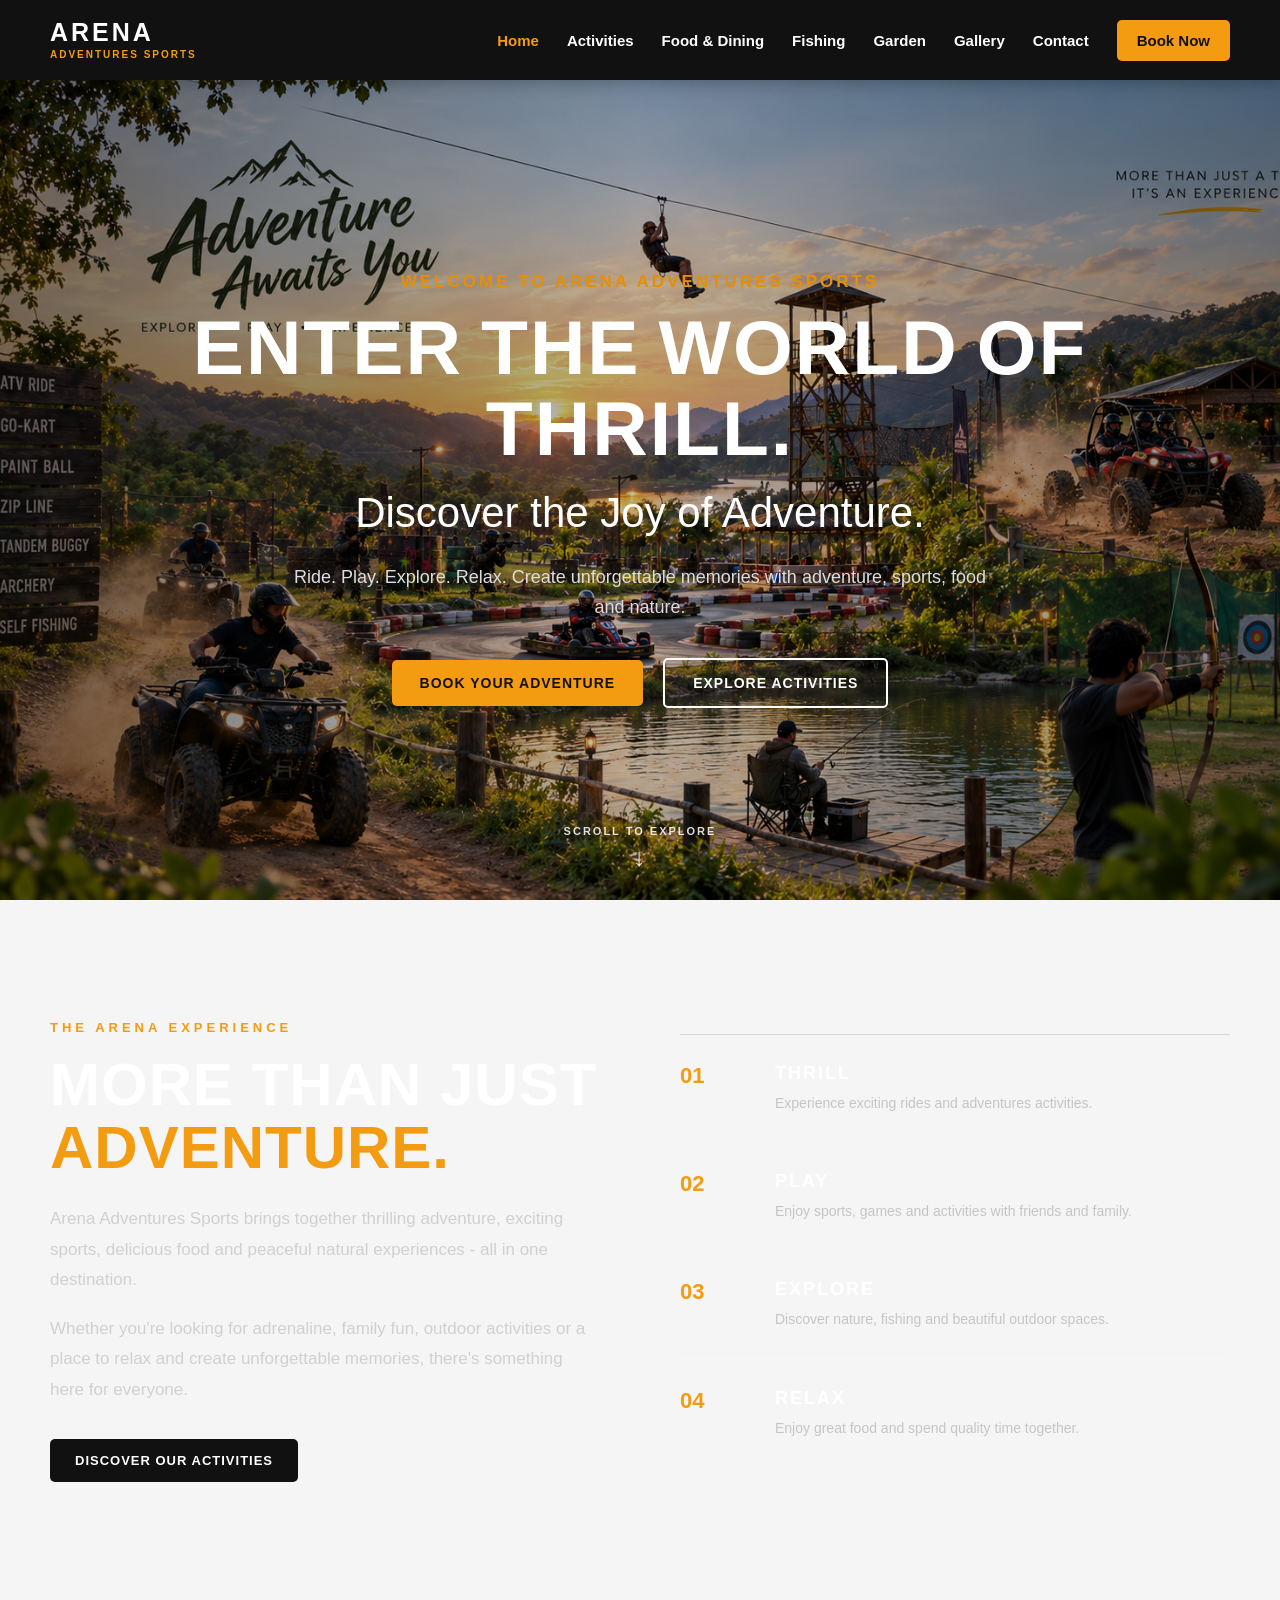
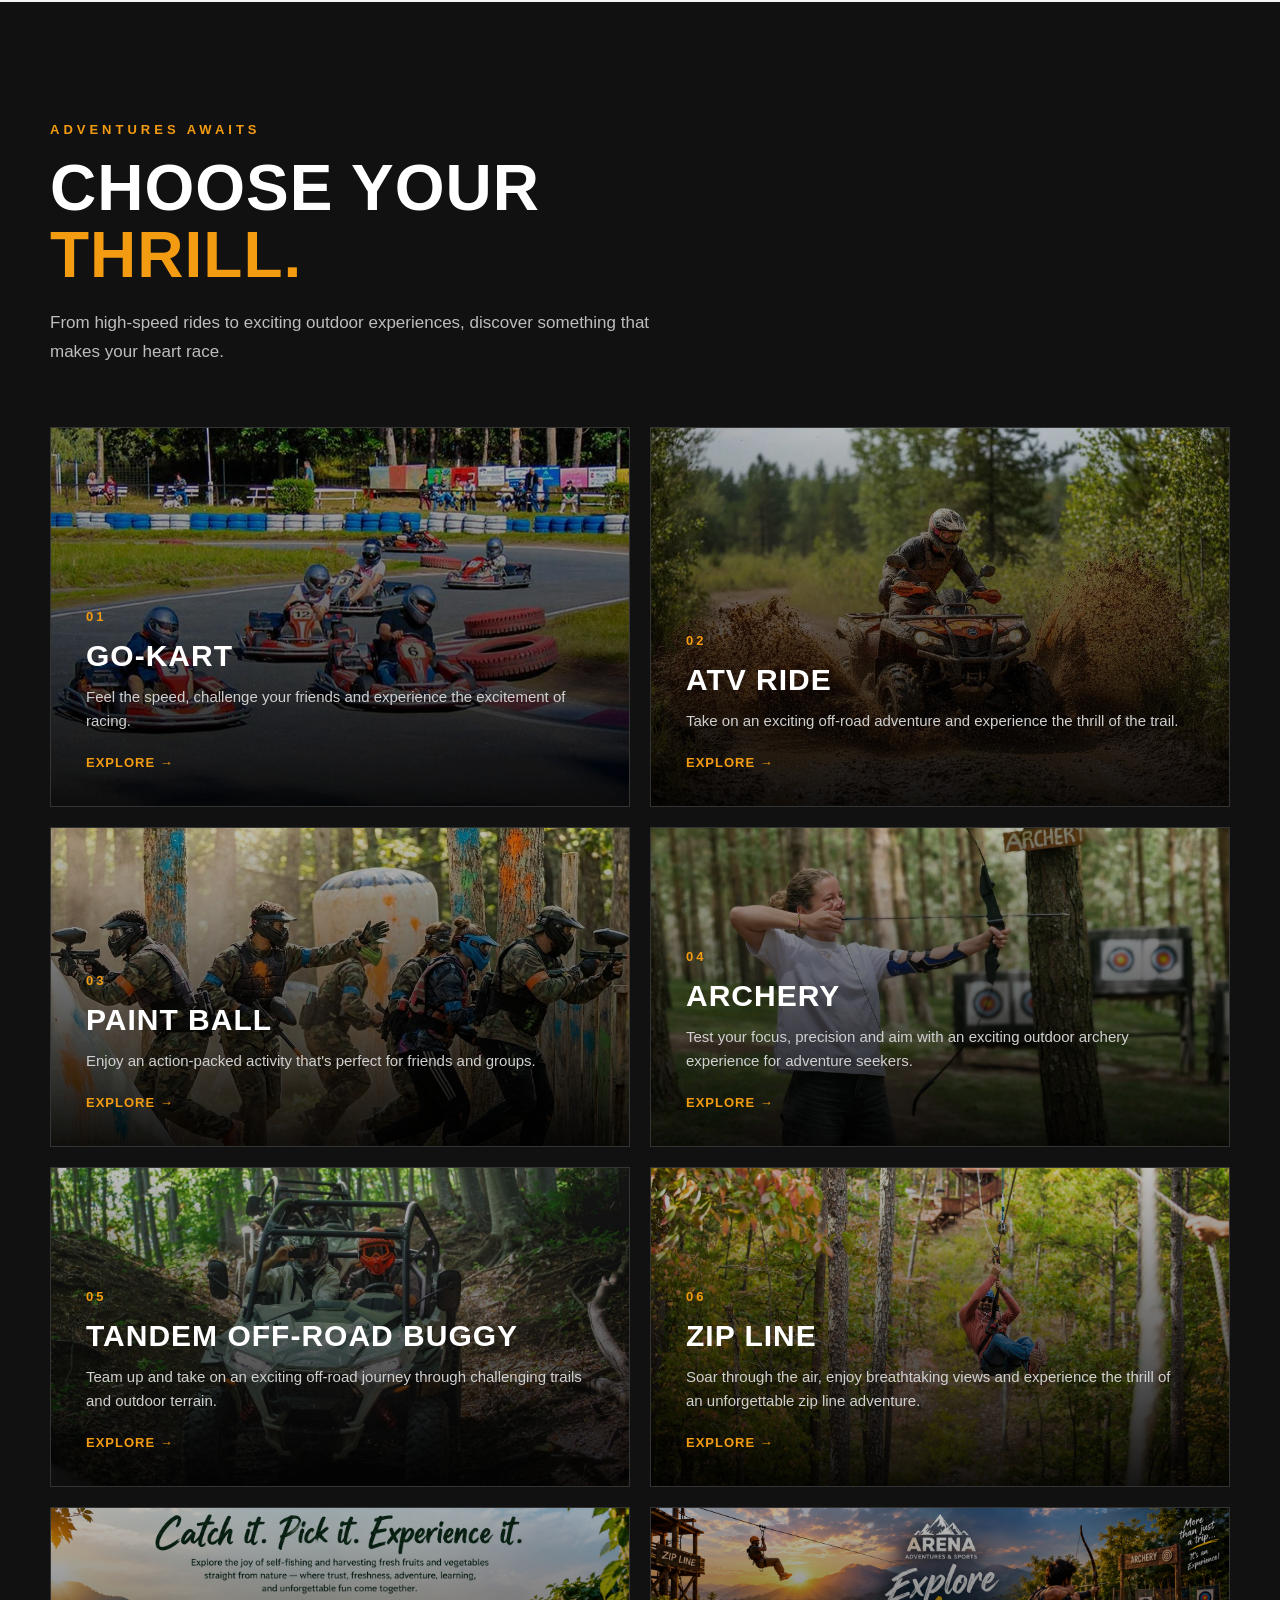
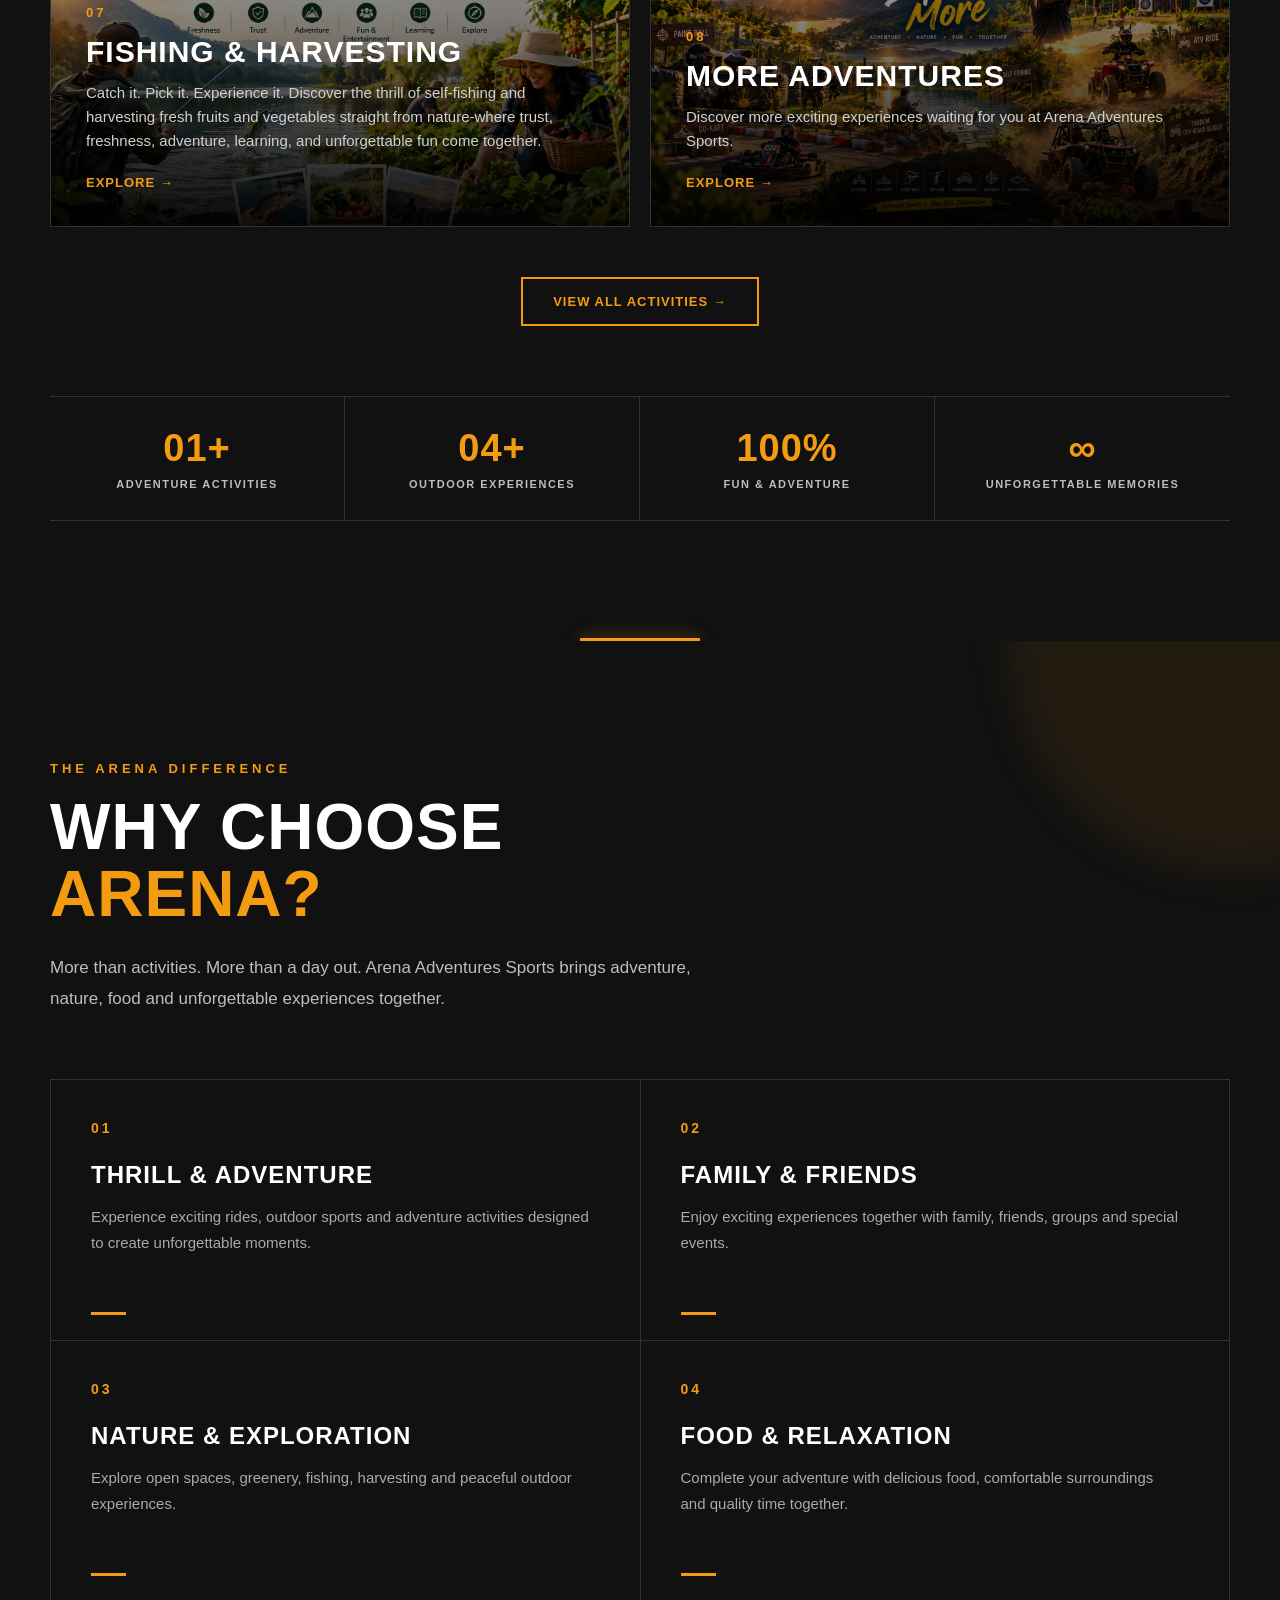
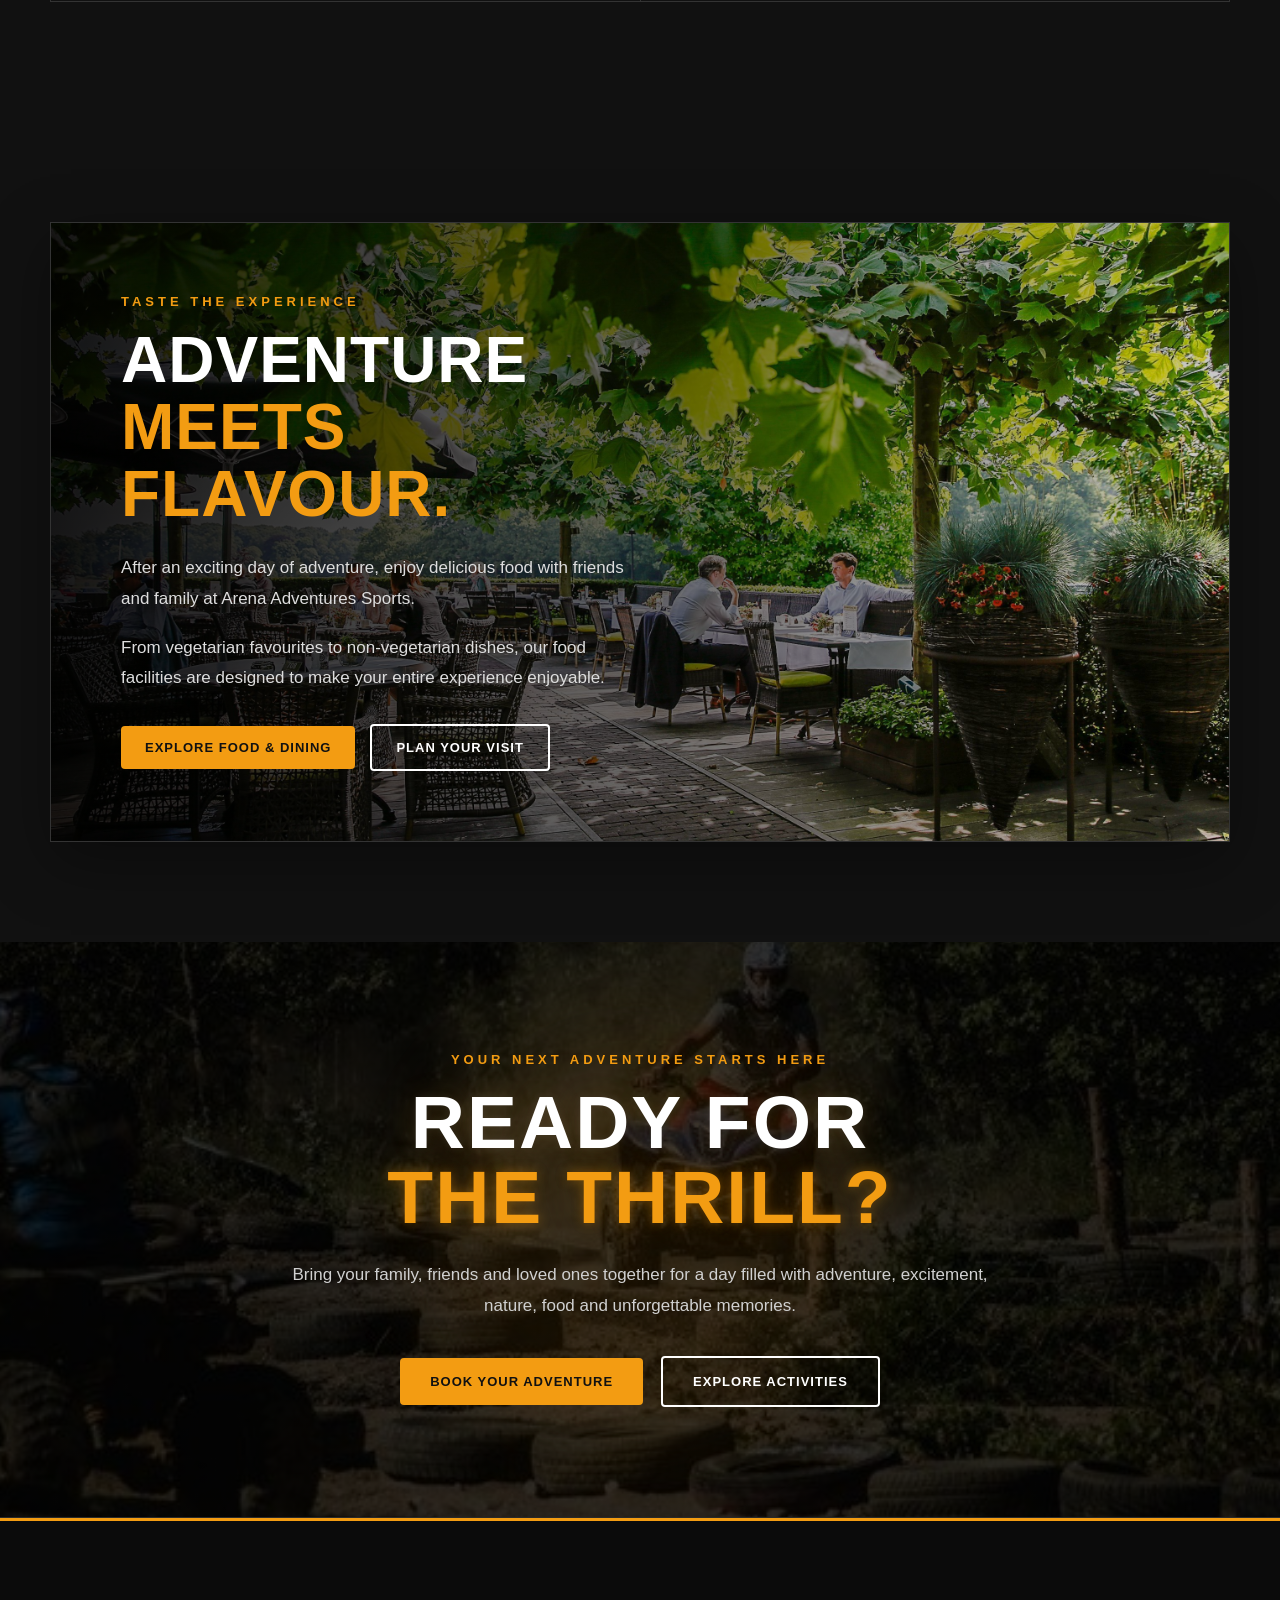
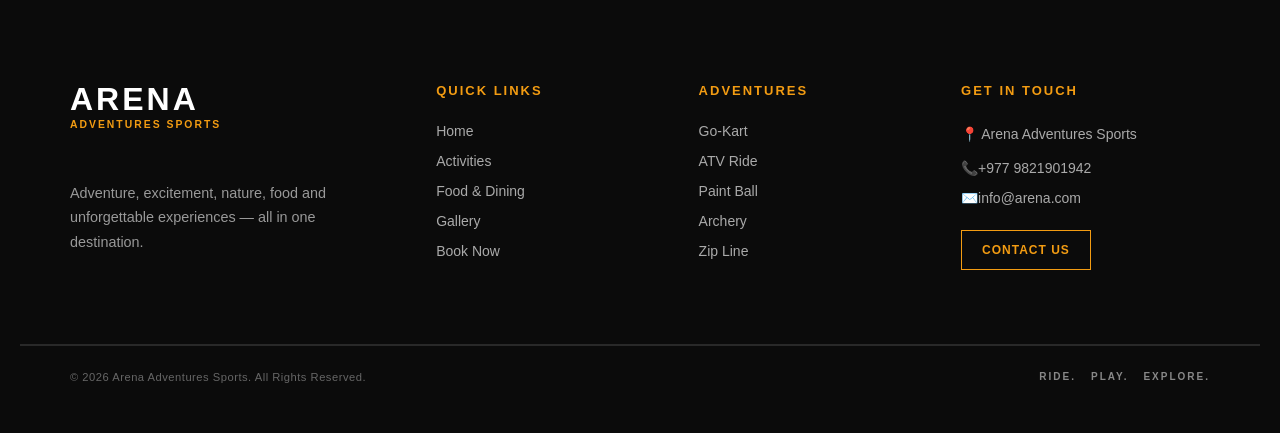
<file: index.html>
<!DOCTYPE html>
<html lang="en">
<head>
    <meta charset="UTF-8">
    <meta name="viewport" content="width=device-width, initial-scale=1.0">
    <title>Arena Adventures Sports | Enter the World of Thrill</title>
    <meta name="description"
    content="Arena Adventures Sports - Enter the World of Thrill. Discover the Joy of Adventure.">
    <link rel="stylesheet" href="css/style.css">
</head>
<body>

    <header class="site-header">
        <div class="logo">
            <a href="index.html">
                <span class="logo-main">ARENA</span>
                <span class="logo-sub">ADVENTURES SPORTS</span>
            </a>
        </div>

        <button class="menu-toggle" aria-label="Open navigation menu">
            ☰
        </button>

        <nav class="main-navigation">
            <a href="index.html" class="active">Home</a>
            <a href="activities.html">Activities</a>
            <a href="food.html">Food & Dining</a>
            <a href="fishing.html">Fishing</a>
            <a href="garden.html">Garden</a>
            <a href="gallery.html">Gallery</a>
            <a href="contact.html">Contact</a>
            <a href="booking.html" class="book-button">Book Now</a>
        </nav>
    
    
    </header>

    <main>

        <section class="hero">
            <div class="hero-content">
      
               <p class="hero-small-text">
                WELCOME TO ARENA ADVENTURES SPORTS
               </p>

               <h1 class="cinematic-title">
               <span>ENTER</span>
               <span>THE</span>      
               <span>WORLD</span>
               <span>OF</span>
               <span>THRILL.</span>
               </h1>

               <h2 class="hero-subtitle">
                Discover the Joy of Adventure.
               </h2>

               <p class="hero-description hero-description-animated">
                Ride. Play. Explore. Relax.
                Create unforgettable memories with adventure,
                sports, food and nature.
               </p>

               <div class="hero-buttons hero-buttons-animated">
                <a href="booking.html" class="hero-button primary-button">
                    BOOK YOUR ADVENTURE
                </a>

                <a href="activities.html" class="hero-button secondary-button">
                    EXPLORE ACTIVITIES
                </a>
               </div>

            </div>

            <div class="scroll-indicator">
                <span>SCROLL TO EXPLORE</span>

                <div class="scroll-arrow">
                    ↓
                </div>
            </div>

        </section>

        <section class="experience-section">
            <div class="experience-container">
                <div class="experience-content">
                    <p class="section-label">
                        THE ARENA EXPERIENCE
                    </p>

                    <h2>
                        MORE THAN JUST
                        <span>ADVENTURE.</span>
                    </h2>

                    <p class="experience-description">
                        Arena Adventures Sports brings together thrilling
                        adventure, exciting sports, delicious food and peaceful
                        natural experiences - all in one destination.
                    </p>

                    <p class="experience-description">
                        Whether you're looking for adrenaline, family fun, 
                        outdoor activities or a place to relax and create
                        unforgettable memories, there's something here for everyone.
                    </p>

                    <a href="activities.html" class="experience-button">
                        DISCOVER OUR ACTIVITIES
                    </a>
                </div>

                <div class="experience-highlights">
                    <div class="highlight-item">
                        <h3>01</h3>
                        <div>
                            <h4>THRILL</h4>

                            <p>
                                Experience exciting rides and adventures activities.
                            </p>
                        </div>
                    </div>

                    <div class="highlight-item">
                        <h3>02</h3>
                        <div>
                            <h4>PLAY</h4>
                            <p>
                                Enjoy sports, games and activities with friends and family.
                            </p>
                        </div>
                    </div>

                    <div class="highlight-item">
                        <h3>03</h3>
                        <div>
                            <h4>EXPLORE</h4>
                            <p>
                                Discover nature, fishing and beautiful outdoor spaces.
                            </p>
                        </div>
                    </div>

                    <div class="highlight-item">
                        <h3>04</h3>
                        <div>
                            <h4>RELAX</h4>
                            <p>
                                Enjoy great food and spend quality time together.
                            </p>
                        </div>
                    </div>
                </div>
            </div>
        </section>


        <section class="activities-section">
            <div class="activities-container">
                <div class="activities-heading">
                    <p class="section-label">
                        ADVENTURES AWAITS
                    </p>

                    <H2>
                        CHOOSE YOUR
                        <span>THRILL.</span>
                    </H2>

                    <P>
                        From high-speed rides to exciting outdoor experiences,
                        discover something that makes your heart race.
                    </P>
                </div>

                <div class="activities-grid">
                    <article class="activity-card go-kart-card">
                        <div class="activity-card-content">

                            <span class="activity-number">
                                01
                            </span>

                            <h3>
                                GO-KART
                            </h3>

                            <p>
                                Feel the speed, challenge your friends
                                and experience the excitement of racing.
                            </P>

                            <a href="activities.html">
                                EXPLORE → 
                            </a>

                        </div>
                    </article>

                    <article class="activity-card atv-card">
                        <div class="activity-card-content">
                            <span class="activity-number">
                                02
                            </span>

                            <h3>
                                ATV RIDE
                            </h3>

                            <p>
                                Take on an exciting off-road adventure
                                and experience the thrill of the trail.
                            </p>

                            <a href="activities.html">
                                EXPLORE →
                            </a>
                        </div>
                    </article>

                    <article class="activity-card paint-ball-card">
                        <div class="activity-card-content">
                            <span class="activity-number">
                                03
                            </span>

                            <h3>
                                PAINT BALL
                            </h3>

                            <p>
                                Enjoy an action-packed activity
                                that's perfect for friends and groups.
                            </p>

                            <a href="activities.html">
                                EXPLORE →
                            </a>

                        </div>
                    </article>

                    <!-- ARCHERY -->
                    <article class="activity-card archery-card">

                    <div class="activity-card-content">

                        <span class="activity-number">
                          04
                         </span>

                        <h3>
                         ARCHERY
                        </h3>

                         <p>
                          Test your focus, precision and aim with an exciting
                           outdoor archery experience for adventure seekers.
                         </p>

                        <a href="activities.html">
                           EXPLORE →
                        </a>

                    </div>

                </article>

<!-- TANDEM OFF-ROAD BUGGY -->
<article class="activity-card buggy-card">

    <div class="activity-card-content">

        <span class="activity-number">
            05
        </span>

        <h3>
            TANDEM OFF-ROAD BUGGY
        </h3>

        <p>
            Team up and take on an exciting off-road journey
            through challenging trails and outdoor terrain.
        </p>

        <a href="activities.html">
            EXPLORE →
        </a>

    </div>

</article>

<!-- ZIP LINE -->
<article class="activity-card rope-card">

    <div class="activity-card-content">

        <span class="activity-number">
            06
        </span>

        <h3>
            ZIP LINE
        </h3>

        <p>
            Soar through the air, enjoy breathtaking views
            and experience the thrill of an unforgettable zip line adventure.
        </p>

        <a href="activities.html">
            EXPLORE →
        </a>

    </div>

</article>

                   <article class="activity-card fish-card">
                    <div class="activity-card-content">
                        <span class="activity-number">
                            07
                        </span>
                        <h3>
                            FISHING & HARVESTING
                        </h3>
                        <p>
                            Catch it. Pick it. Experience it.
                            Discover the thrill of self-fishing and
                            harvesting fresh fruits and vegetables straight 
                            from nature-where trust, freshness, adventure, 
                            learning, and unforgettable fun come together.
                        </p>
                        <a href="activities.html">
                             EXPLORE →
                        </a>
                    </div>
                   </article>

                    <article class="activity-card more-card">
                        <div class="activity-card-content">
                            <span class="activity-number">
                                08
                            </span>

                            <h3>
                                MORE ADVENTURES

                            </h3>

                            <P>
                                Discover more exciting experiences 
                                waiting for you at Arena Adventures Sports. 
                            </P>

                            <a href="activities.html">
                                EXPLORE →
                            </a>
                        </div>
                    </article>
                </div>

                <div class="activities-cta">
                    <a href="activities.html">
                        VIEW ALL ACTIVITIES →
                    </a>
                </div>
            

            <div class="experience-stats">

          <div class="stat-item">
             <span class="stat-number">01+</span>
             <span class="stat-label">ADVENTURE ACTIVITIES</span>
          </div>

          <div class="stat-item">
             <span class="stat-number">04+</span>
             <span class="stat-label">OUTDOOR EXPERIENCES</span>
          </div>

          <div class="stat-item">
             <span class="stat-number">100%</span>
             <span class="stat-label">FUN & ADVENTURE</span>
          </div>

          <div class="stat-item">
             <span class="stat-number">∞</span>
             <span class="stat-label">UNFORGETTABLE MEMORIES</span>
          </div>

         </div>

         </div>
        </section>

        <!-- WHY ARENA SECTION -->

<section class="why-arena-section">

    <div class="why-arena-container">

        <div class="why-arena-heading reveal">

            <p class="section-label">
                THE ARENA DIFFERENCE
            </p>

            <h2>
                WHY CHOOSE
                <span>ARENA?</span>
            </h2>

            <p>
                More than activities. More than a day out.
                Arena Adventures Sports brings adventure, nature,
                food and unforgettable experiences together.
            </p>

        </div>


        <div class="why-arena-grid">

            <div class="why-arena-item reveal">

                <span class="why-number">01</span>

                <h3>
                    THRILL & ADVENTURE
                </h3>

                <p>
                    Experience exciting rides, outdoor sports
                    and adventure activities designed to create
                    unforgettable moments.
                </p>

            </div>


            <div class="why-arena-item reveal">

                <span class="why-number">02</span>

                <h3>
                    FAMILY & FRIENDS
                </h3>

                <p>
                    Enjoy exciting experiences together with
                    family, friends, groups and special events.
                </p>

            </div>


            <div class="why-arena-item reveal">

                <span class="why-number">03</span>

                <h3>
                    NATURE & EXPLORATION
                </h3>

                <p>
                    Explore open spaces, greenery, fishing,
                    harvesting and peaceful outdoor experiences.
                </p>

            </div>


            <div class="why-arena-item reveal">

                <span class="why-number">04</span>

                <h3>
                    FOOD & RELAXATION
                </h3>

                <p>
                    Complete your adventure with delicious food,
                    comfortable surroundings and quality time together.
                </p>

            </div>

        </div>

    </div>

</section>
        
        
        <!-- FOOD & DINING SECTION -->

<section class="food-section">

    <div class="food-container">

        <div class="food-content">

            <p class="section-label">
                TASTE THE EXPERIENCE
            </p>

            <h2>
                ADVENTURE
                <span>MEETS FLAVOUR.</span>
            </h2>

            <p class="food-description">
                After an exciting day of adventure, enjoy delicious
                food with friends and family at Arena Adventures Sports.
            </p>

            <p class="food-description">
                From vegetarian favourites to non-vegetarian dishes,
                our food facilities are designed to make your entire
                experience enjoyable.
            </p>

            <div class="food-buttons">

                <a href="food.html" class="food-button primary-food-button">
                    EXPLORE FOOD & DINING
                </a>

                <a href="booking.html" class="food-button secondary-food-button">
                    PLAN YOUR VISIT
                </a>

            </div>

        </div>

    </div>

</section>

<!-- ADVENTURE CTA SECTION -->

<section class="adventure-cta-section">

    <div class="adventure-cta-content">

        <p class="section-label">
            YOUR NEXT ADVENTURE STARTS HERE
        </p>

        <h2>
            READY FOR
            <span>THE THRILL?</span>
        </h2>

        <p>
            Bring your family, friends and loved ones together
            for a day filled with adventure, excitement,
            nature, food and unforgettable memories.
        </p>

        <div class="adventure-cta-buttons">

            <a href="booking.html" class="cta-primary">
                BOOK YOUR ADVENTURE
            </a>

            <a href="activities.html" class="cta-secondary">
                EXPLORE ACTIVITIES
            </a>

        </div>

    </div>

</section>

    </main>

    

    <!-- =================================
     PREMIUM FOOTER
================================= -->

<footer class="site-footer reveal">

    <div class="footer-container">

        <!-- BRAND -->
        <div class="footer-brand">

            <a href="index.html" class="footer-logo">
                <span>ARENA</span>
                <small>ADVENTURES SPORTS</small>
            </a>

            <p>
                Adventure, excitement, nature, food and unforgettable
                experiences — all in one destination.
            </p>

        </div>


        <!-- QUICK LINKS -->
        <div class="footer-column">

            <h3>QUICK LINKS</h3>

            <a href="index.html">Home</a>
            <a href="activities.html">Activities</a>
            <a href="food.html">Food & Dining</a>
            <a href="gallery.html">Gallery</a>
            <a href="booking.html">Book Now</a>

        </div>


        <!-- ADVENTURES -->
        <div class="footer-column">

            <h3>ADVENTURES</h3>

            <a href="activities.html">Go-Kart</a>
            <a href="activities.html">ATV Ride</a>
            <a href="activities.html">Paint Ball</a>
            <a href="activities.html">Archery</a>
            <a href="activities.html">Zip Line</a>

        </div>


        <!-- CONTACT -->
        <div class="footer-column">

            <h3>GET IN TOUCH</h3>

            <p>📍 Arena Adventures Sports</p>
            <a href="tel:+977 9821901942">
                📞+977 9821901942
            </a>

            <a href="mailto:info@arena.com">
                ✉️info@arena.com
            </a>

            <a href="contact.html" class="footer-contact-button">
                CONTACT US
            </a>

        </div>

    </div>


    <!-- FOOTER BOTTOM -->

    <div class="footer-bottom">

        <p>
            © 2026 Arena Adventures Sports. All Rights Reserved.
        </p>

        <p>
            <span>RIDE.</span>
            <span>PLAY.</span>
            <span>EXPLORE.</span>
        </p>

    </div>

</footer>

    <script src="js/script.js"></script>
</body>
</html>
</file>
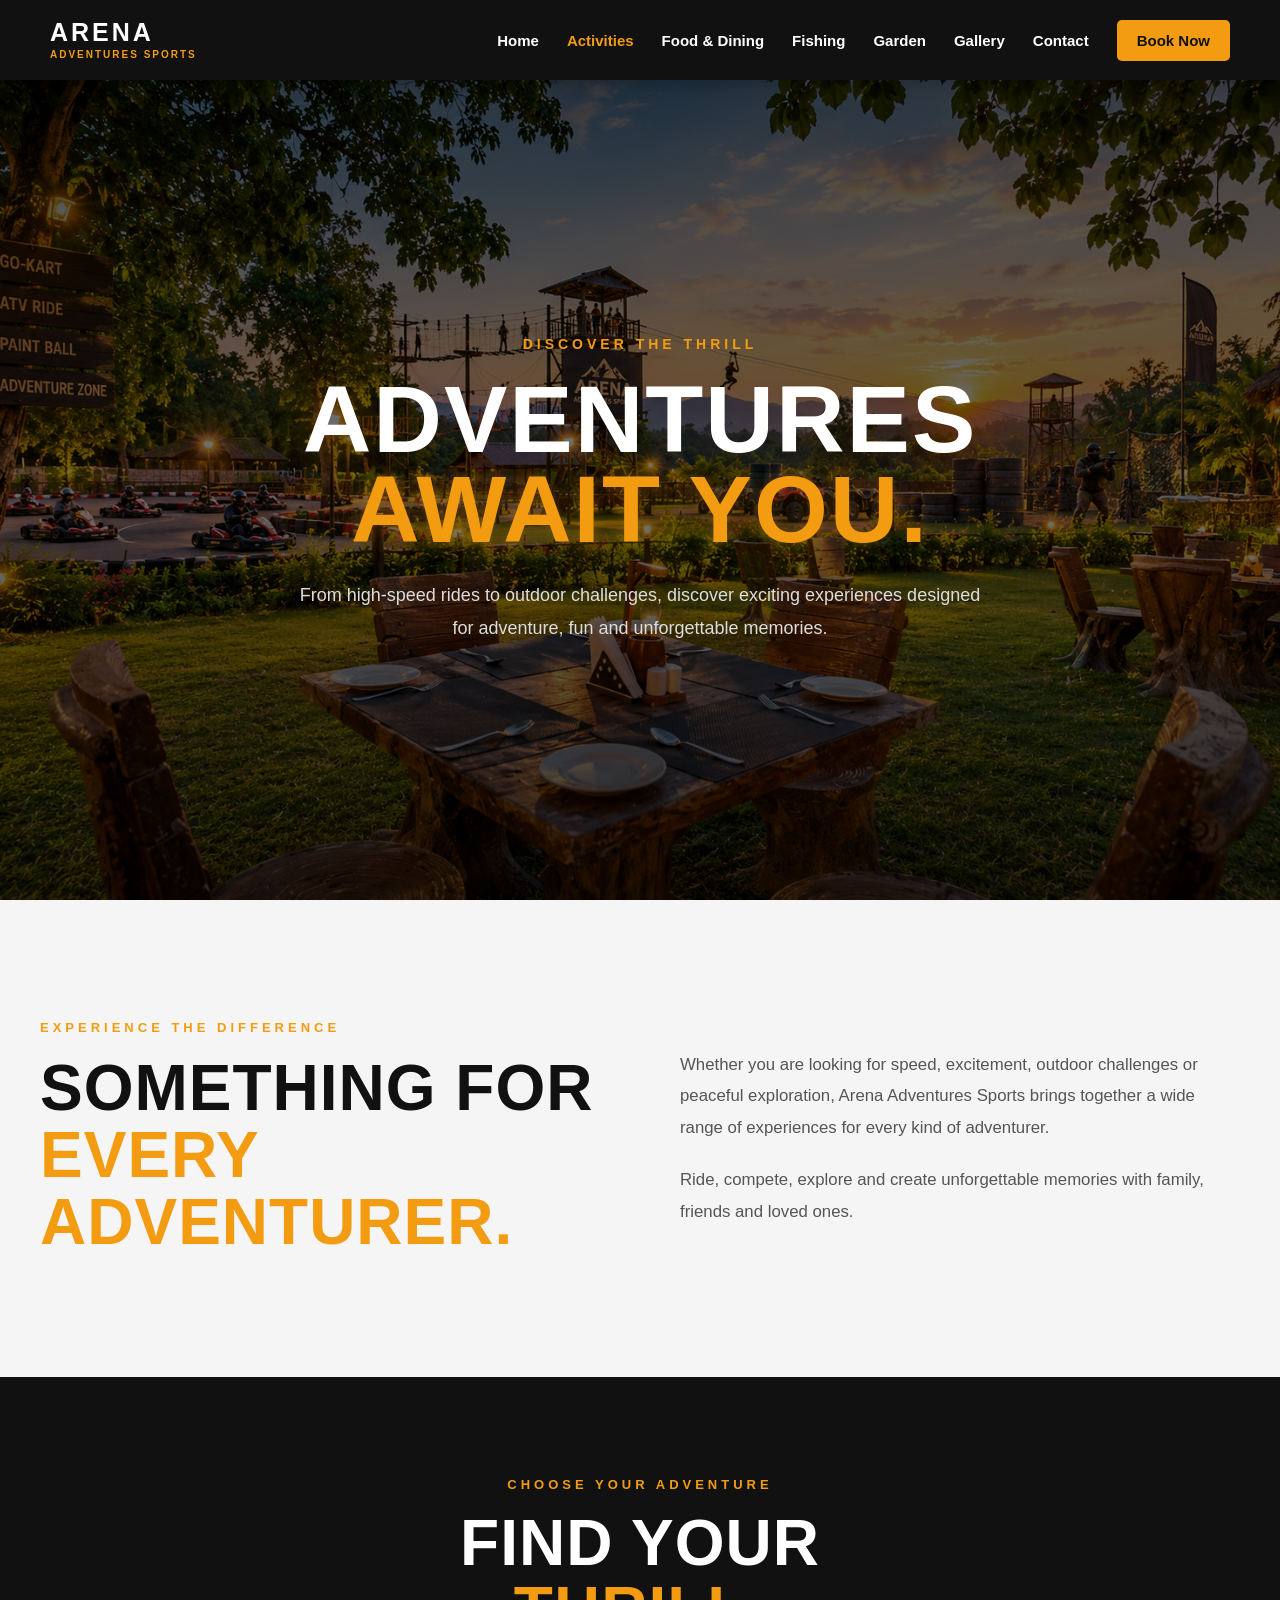
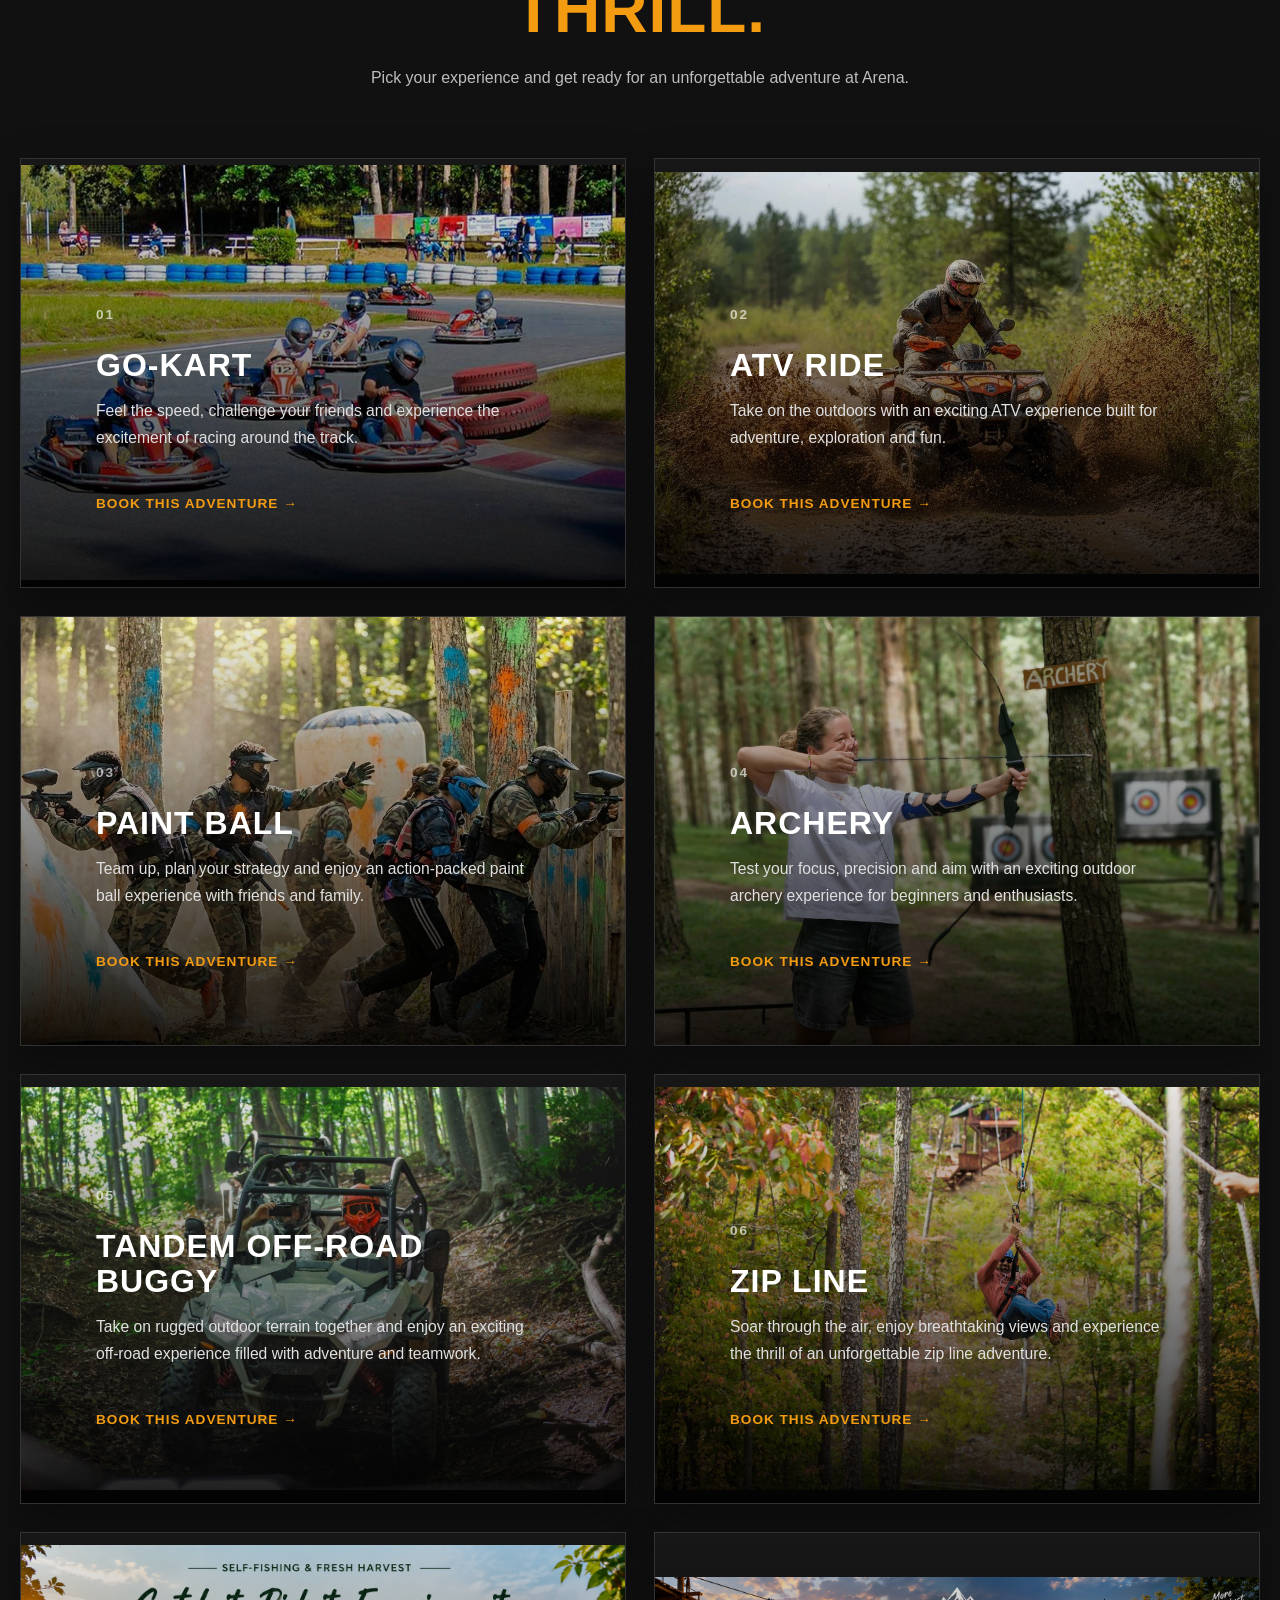
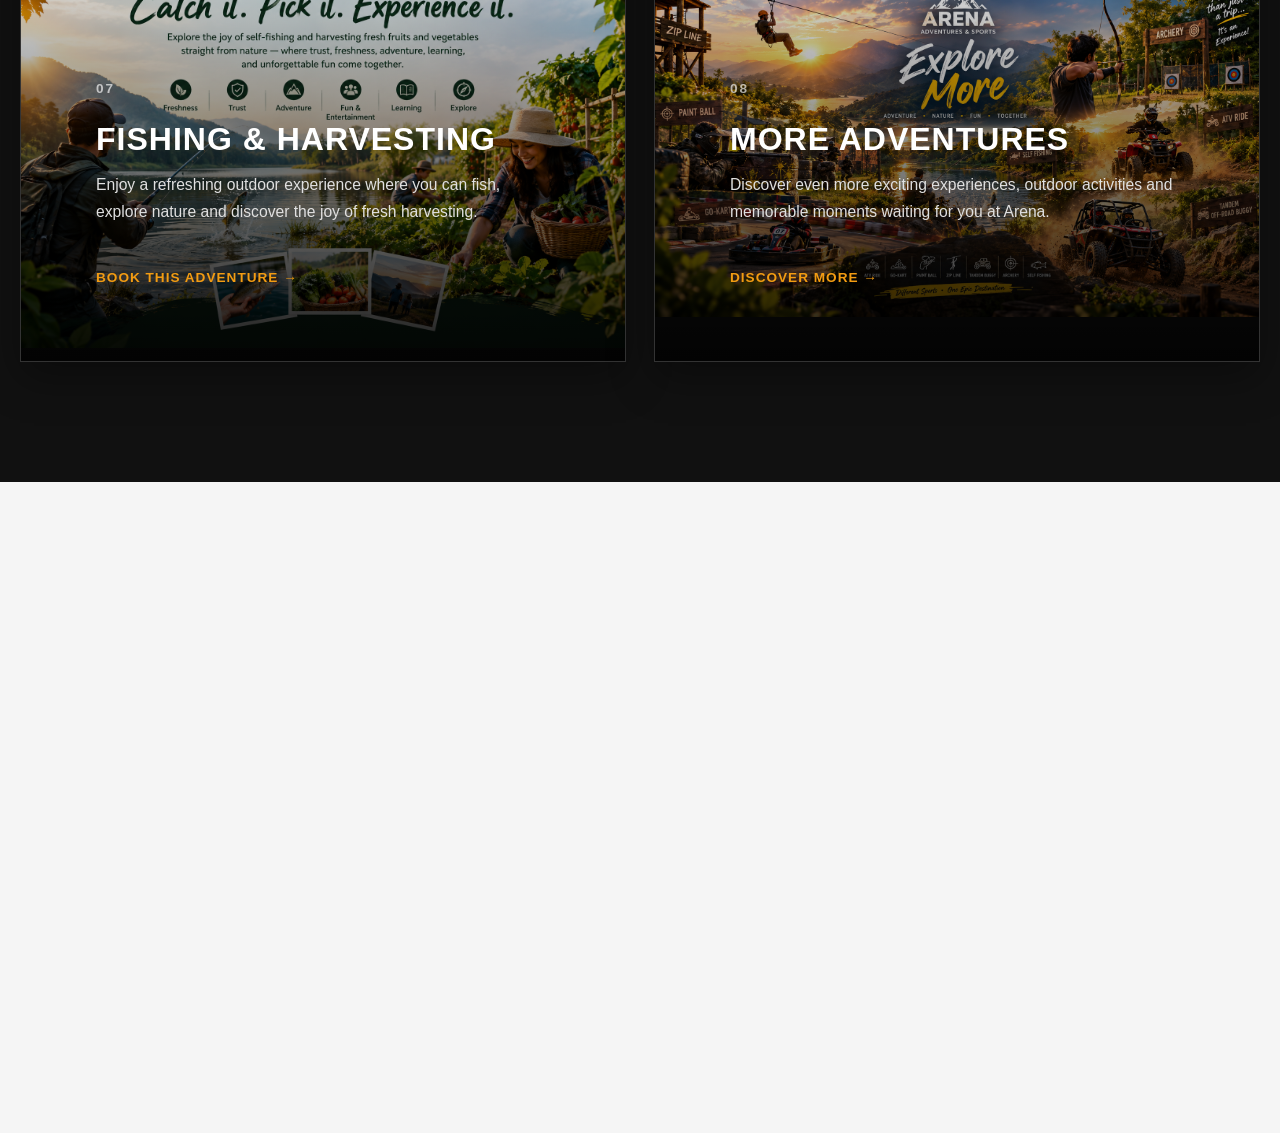
<file: activities.html>
<!DOCTYPE html>
<html lang="en">

<head>

    <meta charset="UTF-8">

    <meta name="viewport" content="width=device-width, initial-scale=1.0">

    <title>Activities | Arena Adventures Sports</title>

    <link rel="stylesheet" href="css/style.css">

</head>


<body>

    <!-- =================================
         HEADER / NAVIGATION
    ================================= -->

    <header class="site-header">

        <div class="logo">

            <a href="index.html">

                <span class="logo-main">ARENA</span>

                <span class="logo-sub">
                    ADVENTURES SPORTS
                </span>

            </a>

        </div>


        <button
            class="menu-toggle"
            aria-label="Open navigation menu"
        >
            ☰
        </button>


        <nav class="main-navigation">

            <a href="index.html">Home</a>

            <a href="activities.html">Activities</a>

            <a href="food.html">Food & Dining</a>

            <a href="fishing.html">Fishing</a>

            <a href="garden.html">Garden</a>

            <a href="gallery.html">Gallery</a>

            <a href="contact.html">Contact</a>

            <a href="booking.html" class="book-button">
                Book Now
            </a>

        </nav>

    </header>


    <!-- =================================
         ACTIVITIES PAGE
    ================================= -->

    <main>

        <section class="activities-page">

            <div class="activities-page-content">

                <p class="section-label">
                    DISCOVER THE THRILL
                </p>

                <h1>
                    ADVENTURES
                    <span>AWAIT YOU.</span>
                </h1>

                <p>
                    From high-speed rides to outdoor challenges,
                    discover exciting experiences designed for
                    adventure, fun and unforgettable memories.
                </p>

            </div>

        </section>

         <!-- =================================
             ACTIVITIES INTRODUCTION
        ================================= -->

        <section class="activities-intro-section">

            <div class="activities-intro-container">

                <div class="activities-intro-heading reveal">

                    <p class="section-label">
                        EXPERIENCE THE DIFFERENCE
                    </p>

                    <h2>
                        SOMETHING FOR
                        <span>EVERY ADVENTURER.</span>
                    </h2>

                </div>


                <div class="activities-intro-content reveal">

                    <p>
                        Whether you are looking for speed, excitement,
                        outdoor challenges or peaceful exploration,
                        Arena Adventures Sports brings together a wide
                        range of experiences for every kind of adventurer.
                    </p>

                    <p>
                        Ride, compete, explore and create unforgettable
                        memories with family, friends and loved ones.
                    </p>

                </div>

            </div>

        </section>

        <!-- =================================
             MAIN ACTIVITIES
        ================================= -->

        <section class="main-activities-section">

            <div class="main-activities-container">

                <div class="main-activities-heading reveal">

                    <p class="section-label">
                        CHOOSE YOUR ADVENTURE
                    </p>

                    <h2>
                        FIND YOUR
                        <span>THRILL.</span>
                    </h2>

                    <p>
                        Pick your experience and get ready for
                        an unforgettable adventure at Arena.
                    </p>

                </div>


                <div class="main-activities-grid">


                    <!-- GO-KART -->

                    <article class="main-activity-card go-kart-activity reveal">

                        <div class="main-activity-content">

                            <span class="main-activity-number">
                                01
                            </span>

                            <h3>
                                GO-KART
                            </h3>

                            <p>
                                Feel the speed, challenge your friends
                                and experience the excitement of racing
                                around the track.
                            </p>

                            <a href="booking.html">
                                BOOK THIS ADVENTURE →
                            </a>

                        </div>

                    </article>


                    <!-- ATV -->

                    <article class="main-activity-card atv-activity reveal">

                        <div class="main-activity-content">

                            <span class="main-activity-number">
                                02
                            </span>

                            <h3>
                                ATV RIDE
                            </h3>

                            <p>
                                Take on the outdoors with an exciting
                                ATV experience built for adventure,
                                exploration and fun.
                            </p>

                            <a href="booking.html">
                                BOOK THIS ADVENTURE →
                            </a>

                        </div>

                    </article>


                    <!-- PAINT BALL -->

                    <article class="main-activity-card paint-ball-activity reveal">

                        <div class="main-activity-content">

                            <span class="main-activity-number">
                                03
                            </span>

                            <h3>
                                PAINT BALL
                            </h3>

                            <p>
                                Team up, plan your strategy and enjoy
                                an action-packed paint ball experience
                                with friends and family.
                            </p>

                            <a href="booking.html">
                                BOOK THIS ADVENTURE →
                            </a>

                        </div>

                    </article>


                    <!-- ARCHERY -->

                    <article class="main-activity-card archery-activity reveal">

                        <div class="main-activity-content">

                            <span class="main-activity-number">
                                04
                            </span>

                            <h3>
                                ARCHERY
                            </h3>

                            <p>
                                Test your focus, precision and aim with
                                an exciting outdoor archery experience
                                for beginners and enthusiasts.
                            </p>

                            <a href="booking.html">
                                BOOK THIS ADVENTURE →
                            </a>

                        </div>

                    </article>

                    <!-- TANDEM OFF-ROAD BUGGY -->

                    <article class="main-activity-card buggy-activity reveal">

                        <div class="main-activity-content">

                            <span class="main-activity-number">
                                05
                            </span>

                            <h3>
                                TANDEM OFF-ROAD BUGGY
                            </h3>

                            <p>
                                Take on rugged outdoor terrain together
                                and enjoy an exciting off-road experience
                                filled with adventure and teamwork.
                            </p>

                            <a href="booking.html">
                                BOOK THIS ADVENTURE →
                            </a>

                        </div>

                    </article>


                    <!-- ZIP LINE -->

                    <article class="main-activity-card zipline-activity reveal">

                        <div class="main-activity-content">

                            <span class="main-activity-number">
                                06
                            </span>

                            <h3>
                                ZIP LINE
                            </h3>

                            <p>
                                Soar through the air, enjoy breathtaking
                                views and experience the thrill of an
                                unforgettable zip line adventure.
                            </p>

                            <a href="booking.html">
                                BOOK THIS ADVENTURE →
                            </a>

                        </div>

                    </article>


                    <!-- FISHING & HARVESTING -->

                    <article class="main-activity-card fishing-activity reveal">

                        <div class="main-activity-content">

                            <span class="main-activity-number">
                                07
                            </span>

                            <h3>
                                FISHING & HARVESTING
                            </h3>

                            <p>
                                Enjoy a refreshing outdoor experience
                                where you can fish, explore nature and
                                discover the joy of fresh harvesting.
                            </p>

                            <a href="booking.html">
                                BOOK THIS ADVENTURE →
                            </a>

                        </div>

                    </article>


                    <!-- MORE ADVENTURES -->

                    <article class="main-activity-card more-adventures-activity reveal">

                        <div class="main-activity-content">

                            <span class="main-activity-number">
                                08
                            </span>

                            <h3>
                                MORE ADVENTURES
                            </h3>

                            <p>
                                Discover even more exciting experiences,
                                outdoor activities and memorable moments
                                waiting for you at Arena.
                            </p>

                            <a href="booking.html">
                                DISCOVER MORE →
                            </a>

                        </div>

                    </article>


                </div>

            </div>

        </section>

        <!-- =================================
             ACTIVITIES BOTTOM CTA
        ================================= -->

        <section class="activities-bottom-cta reveal">

            <div class="activities-bottom-cta-content">

                <p class="section-label">
                    YOUR ADVENTURE STARTS HERE
                </p>

                <h2>
                    READY TO MAKE
                    <span>YOUR MOVE?</span>
                </h2>

                <p>
                    Choose your adventure, bring your favourite people
                    and get ready for an unforgettable experience
                    at Arena Adventures Sports.
                </p>

                <div class="activities-bottom-buttons">

                    <a href="booking.html" class="activities-cta-primary">
                        BOOK YOUR ADVENTURE
                    </a>

                    <a href="contact.html" class="activities-cta-secondary">
                        CONTACT US
                    </a>

                </div>

            </div>

        </section>


    </main>


    <!-- =================================
         JAVASCRIPT
    ================================= -->

    <script src="js/script.js"></script>

</body>

</html>
</file>
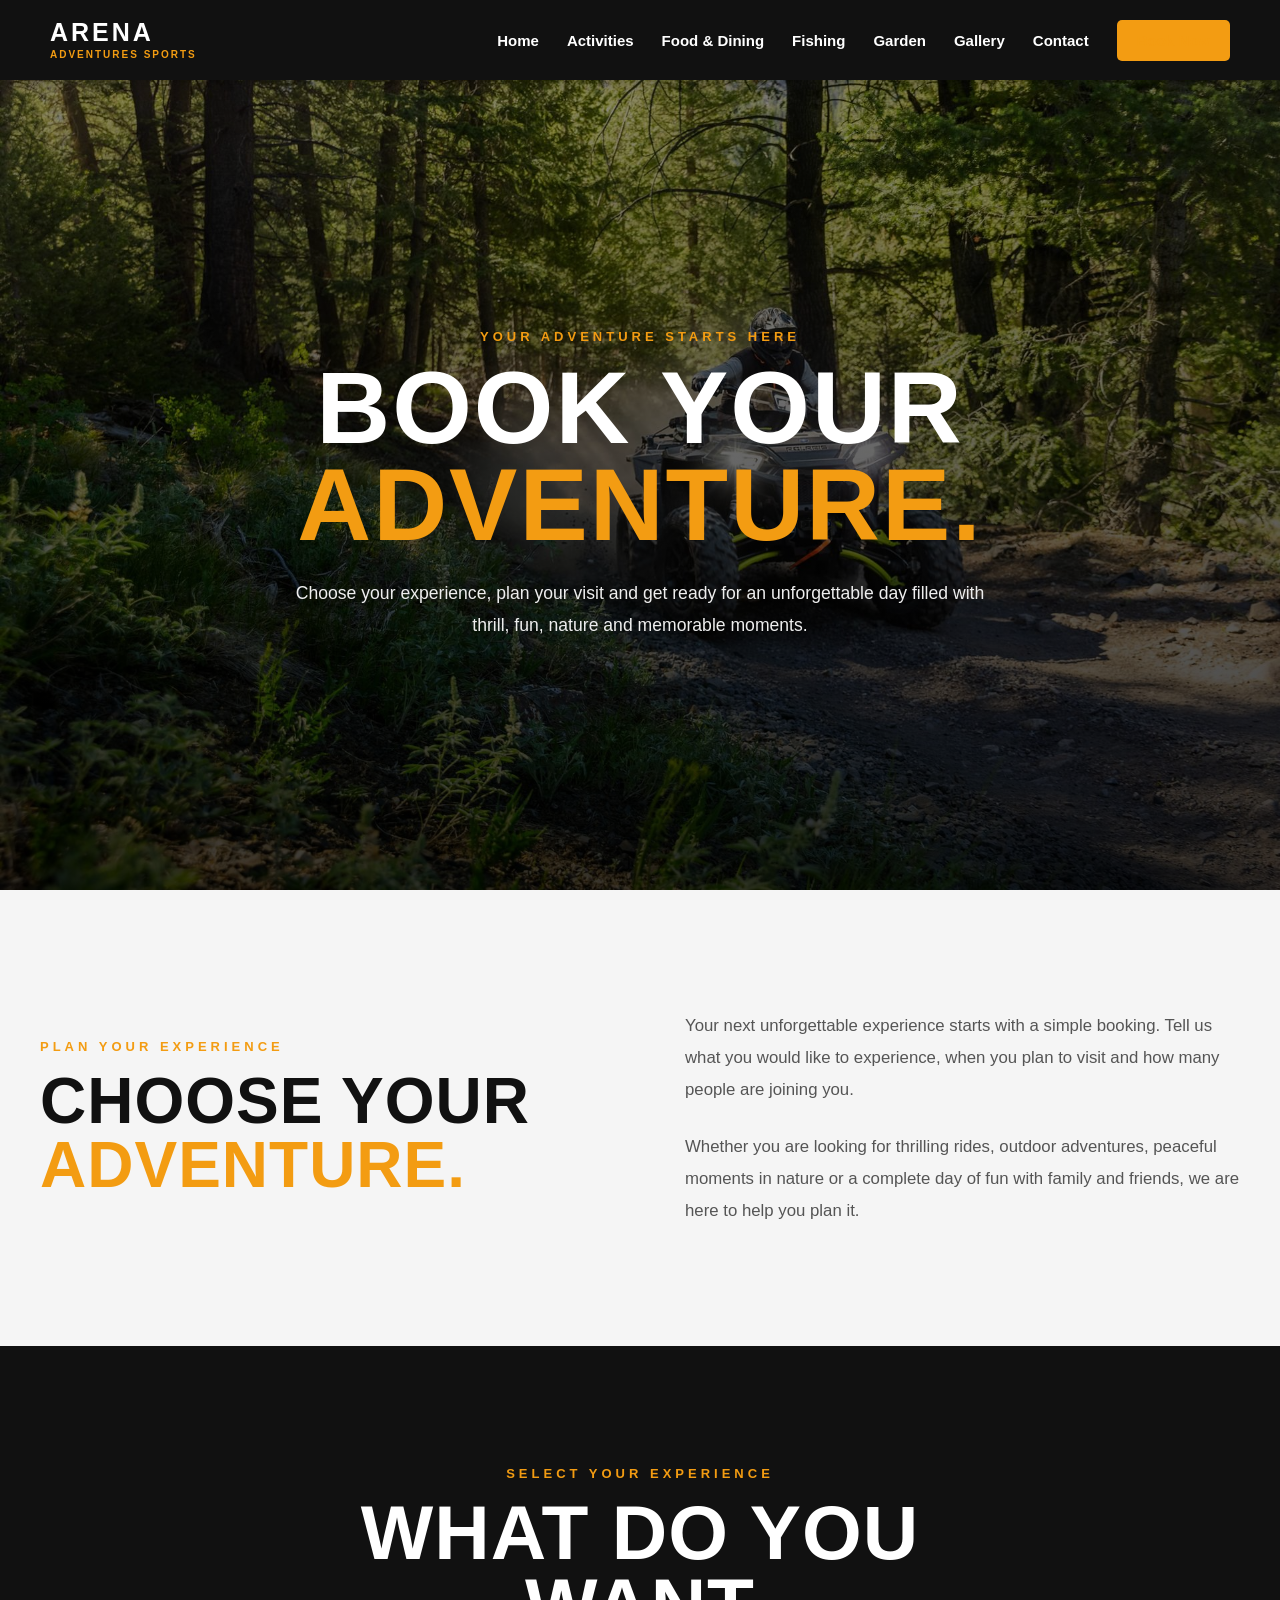
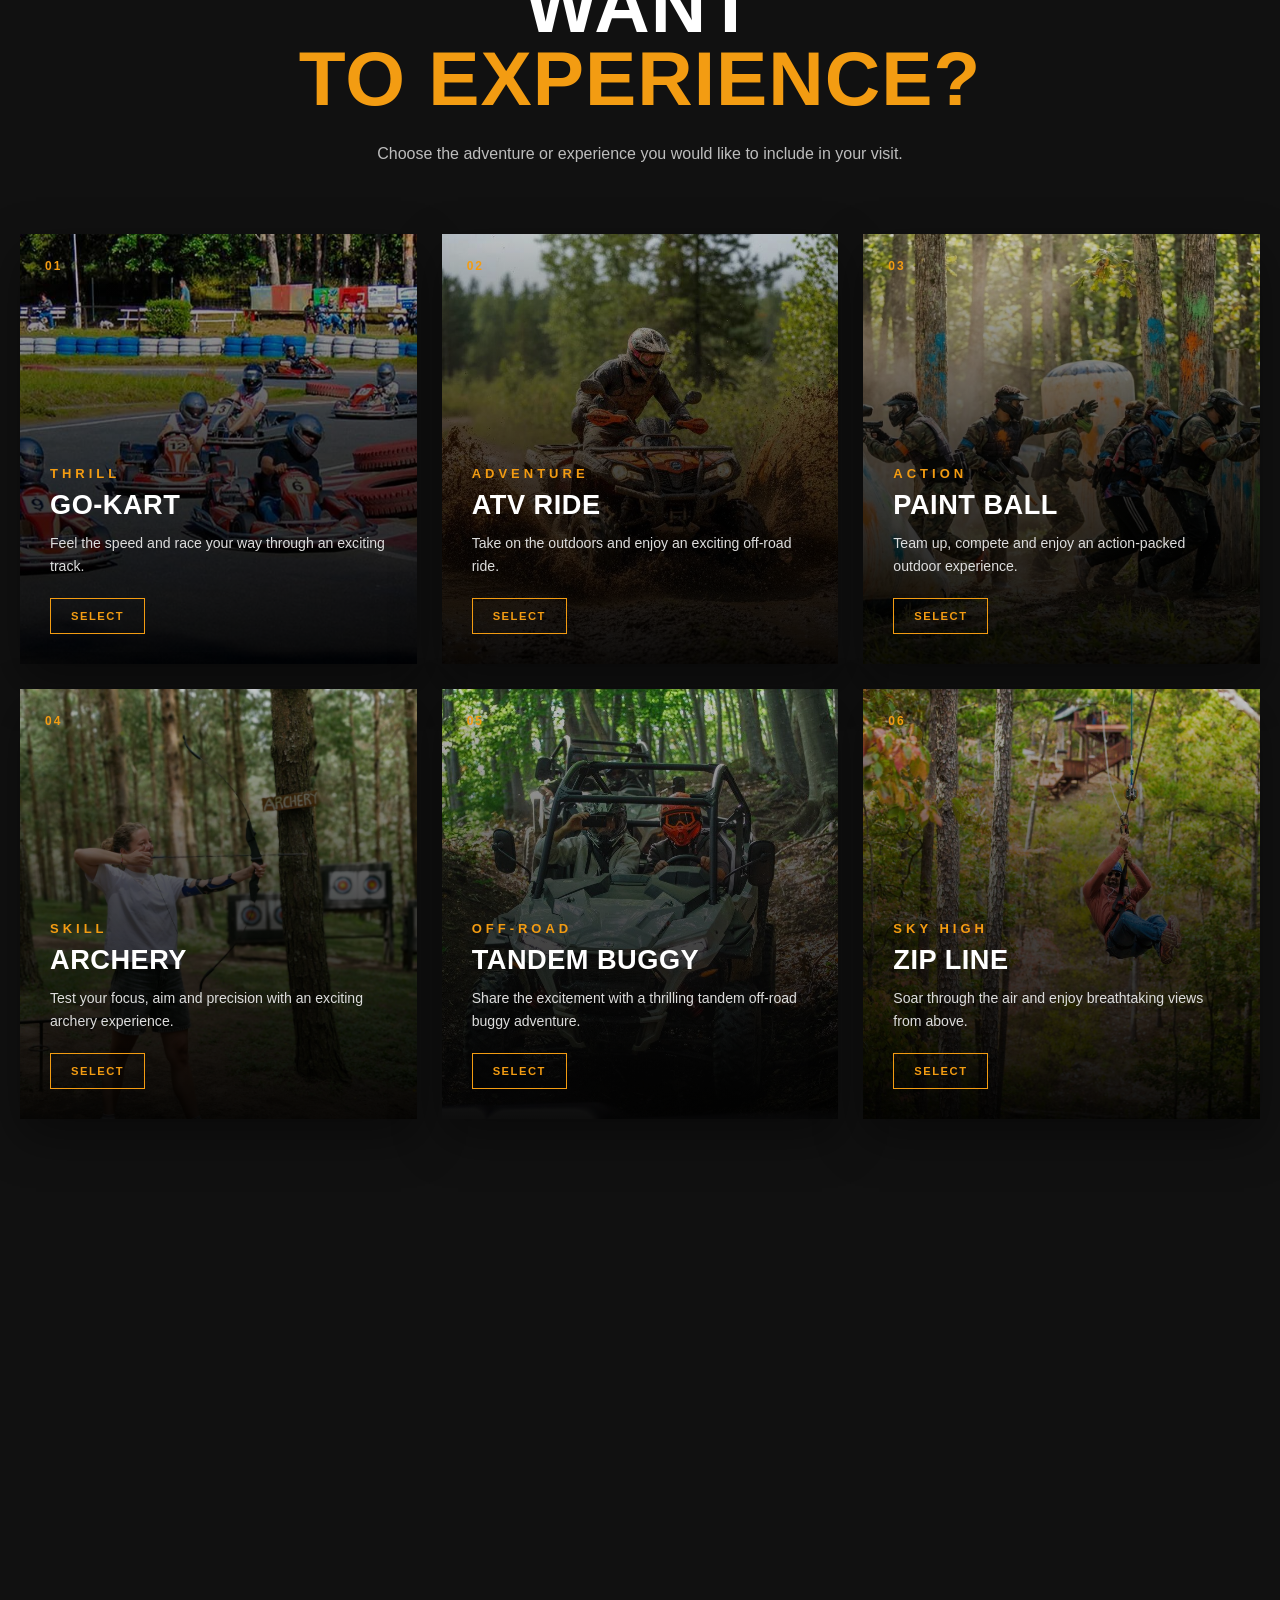
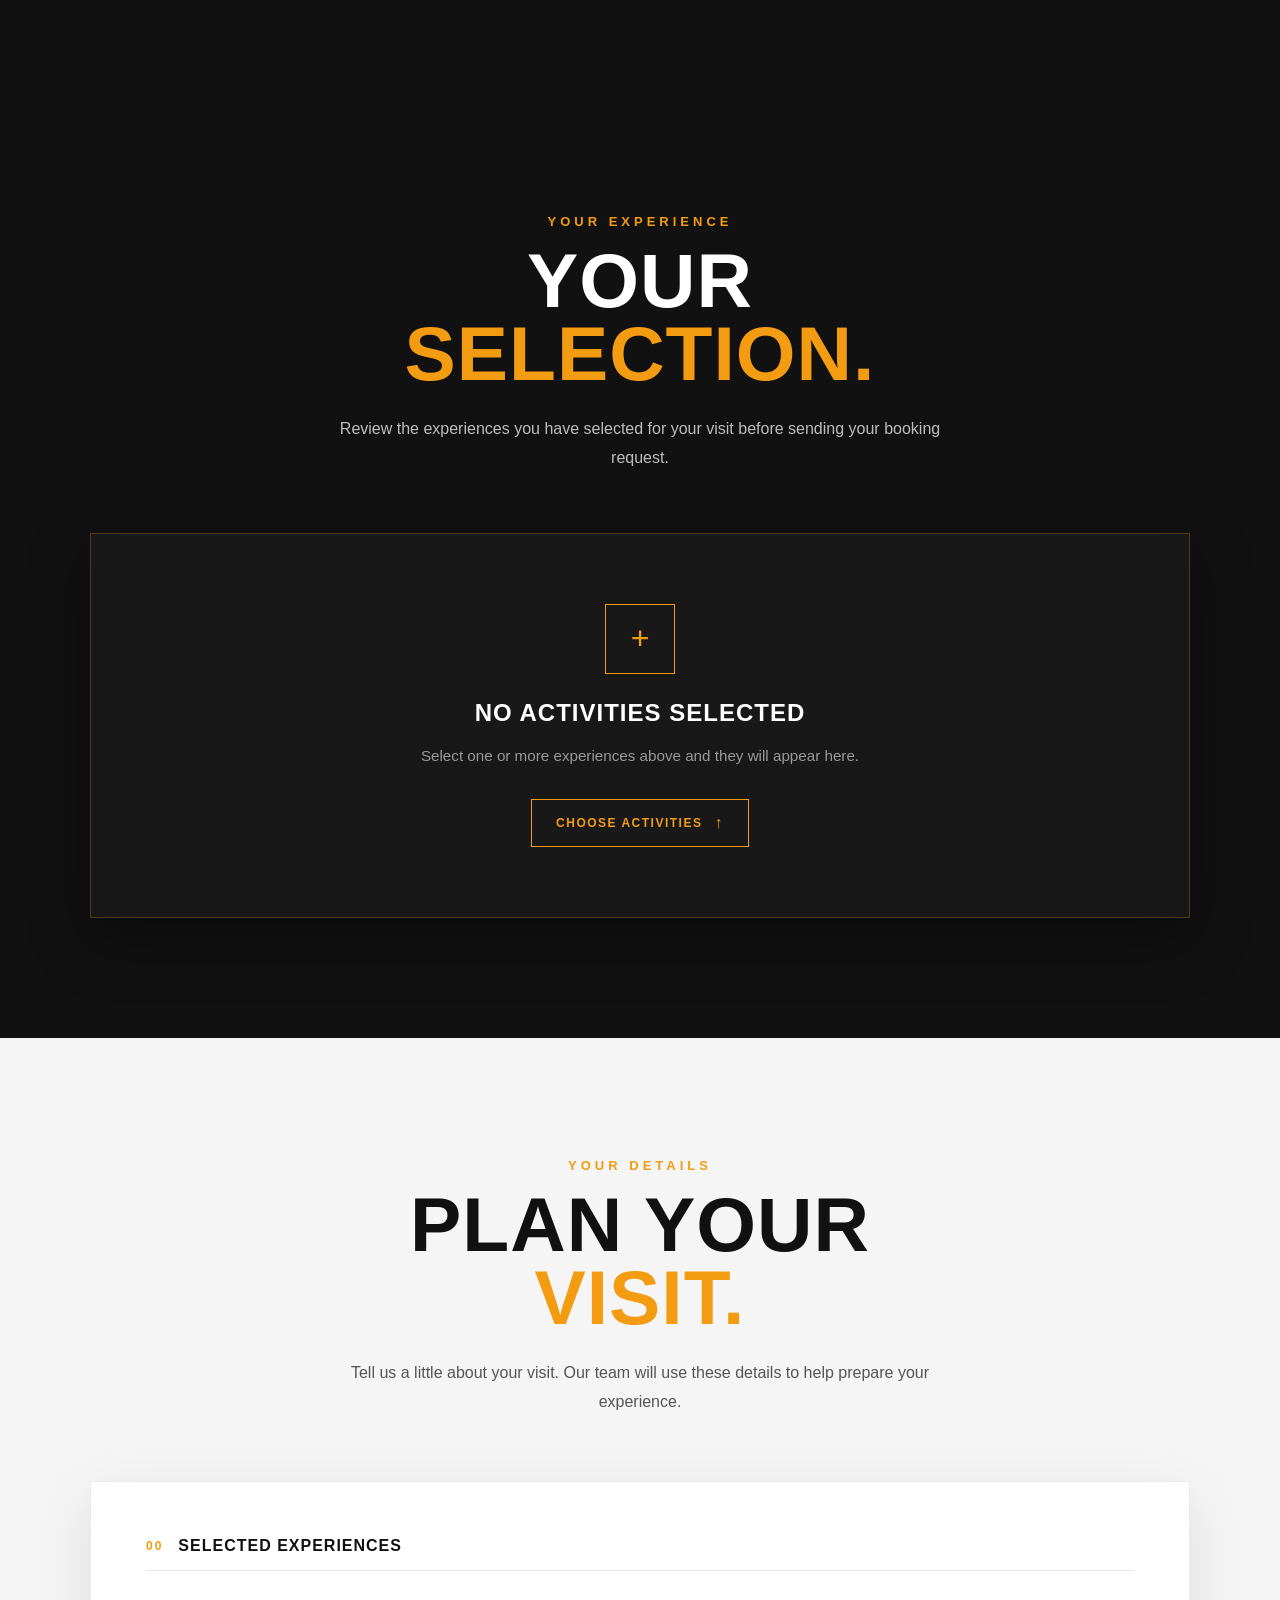
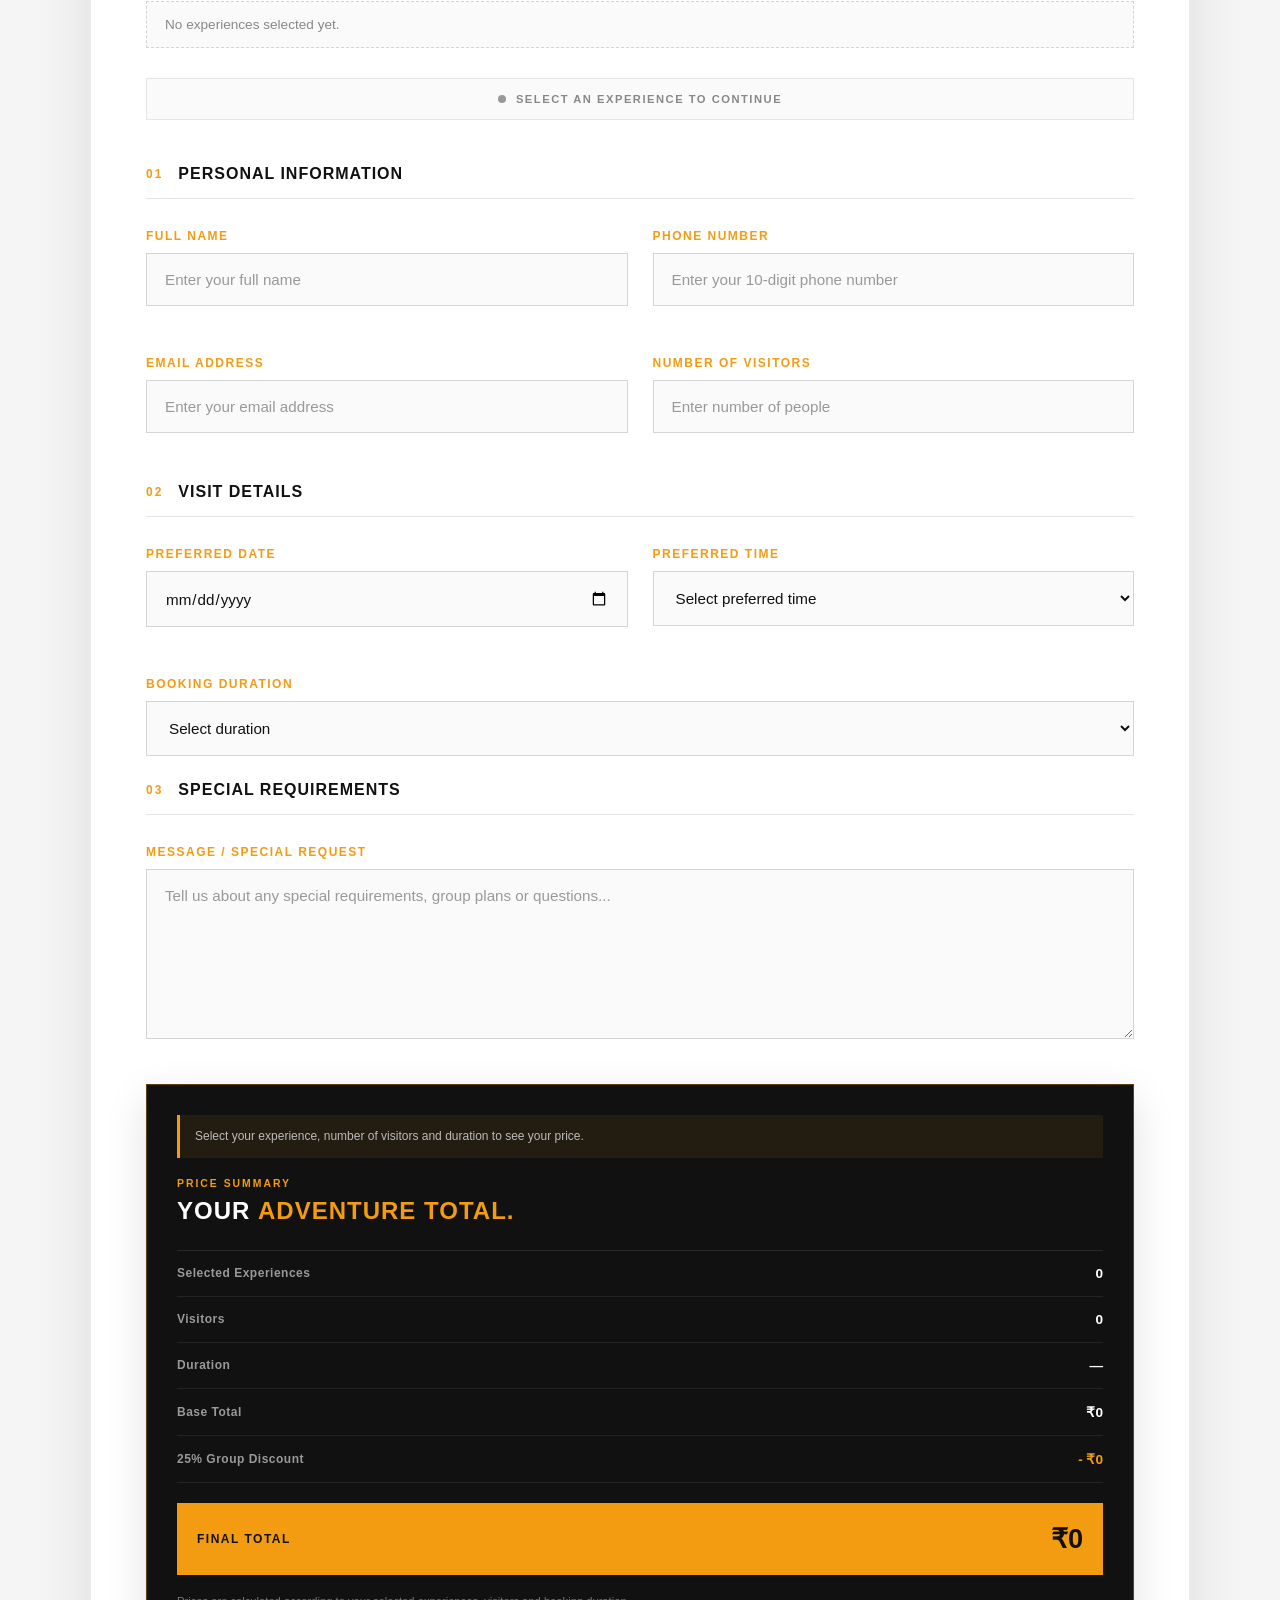
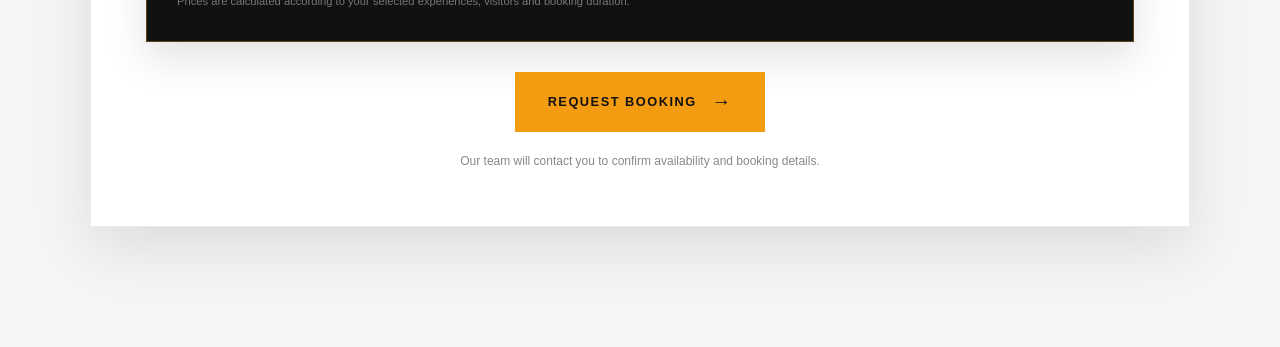
<file: booking.html>
<!DOCTYPE html>
<html lang="en">

<head>

    <meta charset="UTF-8">

    <meta
        name="viewport"
        content="width=device-width, initial-scale=1.0"
    >

    <title>Book Your Adventure | Arena Adventures Sports</title>

    <link
        rel="stylesheet"
        href="css/style.css"
    >

</head>


<body>

    <!-- =================================
         HEADER
    ================================= -->

    <header class="site-header">

        <div class="logo">

            <a href="index.html">

                <span class="logo-main">
                    ARENA
                </span>

                <span class="logo-sub">
                    ADVENTURES SPORTS
                </span>

            </a>

        </div>


        <button
            class="menu-toggle"
            aria-label="Open navigation menu"
        >
            ☰
        </button>


        <nav class="main-navigation">

            <a href="index.html">
                Home
            </a>

            <a href="activities.html">
                Activities
            </a>

            <a href="food.html">
                Food & Dining
            </a>

            <a href="fishing.html">
                Fishing
            </a>

            <a href="garden.html">
                Garden
            </a>

            <a href="gallery.html">
                Gallery
            </a>

            <a href="contact.html">
                Contact
            </a>

            <a
                href="booking.html"
                class="book-button active"
            >
                Book Now
            </a>

        </nav>

    </header>


    <main>

        <!-- =================================
             BOOKING HERO
        ================================= -->

        <section class="booking-page">

            <div class="booking-page-content">

                <p class="section-label">
                    YOUR ADVENTURE STARTS HERE
                </p>

                <h1>
                    BOOK YOUR
                    <span>ADVENTURE.</span>
                </h1>

                <p>
                    Choose your experience, plan your visit
                    and get ready for an unforgettable day
                    filled with thrill, fun, nature and
                    memorable moments.
                </p>

            </div>

        </section>

        <!-- =================================
     BOOKING INTRODUCTION
================================= -->

<section class="booking-intro-section">

    <div class="booking-intro-container">

        <div class="booking-intro-heading reveal">

            <p class="section-label">
                PLAN YOUR EXPERIENCE
            </p>

            <h2>
                CHOOSE YOUR
                <span>ADVENTURE.</span>
            </h2>

        </div>


        <div class="booking-intro-content reveal">

            <p>
                Your next unforgettable experience
                starts with a simple booking. Tell us
                what you would like to experience,
                when you plan to visit and how many
                people are joining you.
            </p>

            <p>
                Whether you are looking for thrilling
                rides, outdoor adventures, peaceful
                moments in nature or a complete day
                of fun with family and friends, we are
                here to help you plan it.
            </p>

        </div>

    </div>

</section>

<!-- =================================
     BOOKING ACTIVITY SELECTION
================================= -->

<section class="booking-activities-section" id="bookingActivities">

    <div class="booking-activities-container">

        <div class="booking-activities-heading reveal">

            <p class="section-label">
                SELECT YOUR EXPERIENCE
            </p>

            <h2>
                WHAT DO YOU WANT
                <span>TO EXPERIENCE?</span>
            </h2>

            <p>
                Choose the adventure or experience
                you would like to include in your visit.
            </p>

        </div>


        <div class="booking-activities-grid">


            <!-- GO-KART -->

            <article class="booking-activity-card reveal" data-activity="Go-Kart">

                <span class="booking-activity-number">
                    01
                </span>

                <div
                    class="booking-activity-image"
                    style="background-image: url('images/go-kart.jpg');"
                ></div>

                <div class="booking-activity-overlay"></div>

                <div class="booking-activity-content">

                    <p class="section-label">
                        THRILL
                    </p>

                    <h3>
                        GO-KART
                    </h3>

                    <p>
                        Feel the speed and race your way
                        through an exciting track.
                    </p>

                    <button
                        type="button"
                        class="booking-select-button"
                    >
                        SELECT
                    </button>

                </div>

            </article>


            <!-- ATV -->

            <article class="booking-activity-card reveal" data-activity="ATV Ride">

                <span class="booking-activity-number">
                    02
                </span>

                <div
                    class="booking-activity-image"
                    style="background-image: url('images/atv.jpg');"
                ></div>

                <div class="booking-activity-overlay"></div>

                <div class="booking-activity-content">

                    <p class="section-label">
                        ADVENTURE
                    </p>

                    <h3>
                        ATV RIDE
                    </h3>

                    <p>
                        Take on the outdoors and enjoy
                        an exciting off-road ride.
                    </p>

                    <button
                        type="button"
                        class="booking-select-button"
                    >
                        SELECT
                    </button>

                </div>

            </article>


            <!-- PAINT BALL -->

            <article class="booking-activity-card reveal" data-activity="Paint Ball">

                <span class="booking-activity-number">
                    03
                </span>

                <div
                    class="booking-activity-image"
                    style="background-image: url('images/paint-ball.jpg');"
                ></div>

                <div class="booking-activity-overlay"></div>

                <div class="booking-activity-content">

                    <p class="section-label">
                        ACTION
                    </p>

                    <h3>
                        PAINT BALL
                    </h3>

                    <p>
                        Team up, compete and enjoy an
                        action-packed outdoor experience.
                    </p>

                    <button
                        type="button"
                        class="booking-select-button"
                    >
                        SELECT
                    </button>

                </div>

            </article>


            <!-- ARCHERY -->

            <article class="booking-activity-card reveal" data-activity="Archery">

                <span class="booking-activity-number">
                    04
                </span>

                <div
                    class="booking-activity-image"
                    style="background-image: url('images/archery.jpg');"
                ></div>

                <div class="booking-activity-overlay"></div>

                <div class="booking-activity-content">

                    <p class="section-label">
                        SKILL
                    </p>

                    <h3>
                        ARCHERY
                    </h3>

                    <p>
                        Test your focus, aim and precision
                        with an exciting archery experience.
                    </p>

                    <button
                        type="button"
                        class="booking-select-button"
                    >
                        SELECT
                    </button>

                </div>

            </article>


            <!-- BUGGY -->

            <article class="booking-activity-card reveal" data-activity="Tandem Off-Road Buggy">

                <span class="booking-activity-number">
                    05
                </span>

                <div
                    class="booking-activity-image"
                    style="background-image: url('images/buggy.jpg');"
                ></div>

                <div class="booking-activity-overlay"></div>

                <div class="booking-activity-content">

                    <p class="section-label">
                        OFF-ROAD
                    </p>

                    <h3>
                        TANDEM BUGGY
                    </h3>

                    <p>
                        Share the excitement with a thrilling
                        tandem off-road buggy adventure.
                    </p>

                    <button
                        type="button"
                        class="booking-select-button"
                    >
                        SELECT
                    </button>

                </div>

            </article>


            <!-- ZIP LINE -->

            <article class="booking-activity-card reveal" data-activity="Zip Line">

                <span class="booking-activity-number">
                    06
                </span>

                <div
                    class="booking-activity-image"
                    style="background-image: url('images/zipline.jpg');"
                ></div>

                <div class="booking-activity-overlay"></div>

                <div class="booking-activity-content">

                    <p class="section-label">
                        SKY HIGH
                    </p>

                    <h3>
                        ZIP LINE
                    </h3>

                    <p>
                        Soar through the air and enjoy
                        breathtaking views from above.
                    </p>

                    <button
                        type="button"
                        class="booking-select-button"
                    >
                        SELECT
                    </button>

                </div>

            </article>


            <!-- FISHING & HARVESTING -->

            <article class="booking-activity-card reveal" data-activity="Fishing & Harvesting">

                <span class="booking-activity-number">
                    07
                </span>

                <div
                    class="booking-activity-image"
                    style="background-image: url('images/fishing&harvesting.jpg');"
                ></div>

                <div class="booking-activity-overlay"></div>

                <div class="booking-activity-content">

                    <p class="section-label">
                        NATURE
                    </p>

                    <h3>
                        FISHING & HARVESTING
                    </h3>

                    <p>
                        Enjoy fresh outdoor experiences,
                        discover nature and create memories.
                    </p>

                    <button
                        type="button"
                        class="booking-select-button"
                    >
                        SELECT
                    </button>

                </div>

            </article>


            <!-- FOOD & DINING -->

            <article class="booking-activity-card reveal" data-activity="Food & Dining">

                <span class="booking-activity-number">
                    08
                </span>

                <div
                    class="booking-activity-image"
                    style="background-image: url('images/nonveg.jpg');"
                ></div>

                <div class="booking-activity-overlay"></div>

                <div class="booking-activity-content">

                    <p class="section-label">
                        TASTE
                    </p>

                    <h3>
                        FOOD & DINING
                    </h3>

                    <p>
                        Complete your experience with
                        delicious food and refreshing moments.
                    </p>

                    <button
                        type="button"
                        class="booking-select-button"
                    >
                        SELECT
                    </button>

                </div>

            </article>


            <!-- GARDEN -->

            <article class="booking-activity-card reveal" data-activity="Flower Garden">

                <span class="booking-activity-number">
                    09
                </span>

                <div
                    class="booking-activity-image"
                    style="background-image: url('images/garden.jpg');"
                ></div>

                <div class="booking-activity-overlay"></div>

                <div class="booking-activity-content">

                    <p class="section-label">
                        PEACE
                    </p>

                    <h3>
                        FLOWER GARDEN
                    </h3>

                    <p>
                        Slow down, breathe fresh air and
                        enjoy beautiful natural surroundings.
                    </p>

                    <button
                        type="button"
                        class="booking-select-button"
                    >
                        SELECT
                    </button>

                </div>

            </article>


        </div>

    </div>

</section>


<section class="booking-summary-section">
    <div class="booking-summary-container">

        <div class="booking-summary-heading reveal">
            <p class="section-label">YOUR EXPERIENCE</p>

            <h2>
                YOUR
                <span>SELECTION.</span>
            </h2>

            <p>
                Review the experiences you have selected
                for your visit before sending your booking
                request.
            </p>
        </div>

        <div class="booking-summary-box reveal">

            <div class="booking-summary-empty" id="bookingSummaryEmpty">
                <span class="booking-summary-icon">+</span>

                <h3>NO ACTIVITIES SELECTED</h3>

                <p>
                    Select one or more experiences above
                    and they will appear here.
                </p>

                <a href="#bookingActivities" class="booking-summary-button">
                    CHOOSE ACTIVITIES
                    <span>↑</span>
                </a>
            </div>

             <div class="booking-summary-count" id="bookingSummaryCount">
               0 EXPERIENCES SELECTED
             </div>

            <div class="booking-summary-selected" id="bookingSummarySelected"></div>

        </div>

    </div>
</section>

<!-- =================================
     BOOKING DETAILS FORM
================================= -->

<section class="booking-details-section">

    <div class="booking-details-container">

        <div class="booking-details-heading reveal">

            <p class="section-label">
                YOUR DETAILS
            </p>

            <h2>
                PLAN YOUR
                <span>VISIT.</span>
            </h2>

            <p>
                Tell us a little about your visit.
                Our team will use these details to
                help prepare your experience.
            </p>

        </div>


        <form
            class="booking-details-form reveal"
            id="bookingForm"
        >

         <div class="booking-selected-form-section">
    <div class="booking-form-section-title">
        <span>00</span>
        <h3>SELECTED EXPERIENCES</h3>
    </div>

    <div
        class="booking-form-selected-list"
        id="bookingFormSelectedList"
    >
        <p class="booking-form-no-selection">
            No experiences selected yet.
        </p>
    </div>
</div>

<div
    class="booking-experience-status"
    id="bookingExperienceStatus"
>
    <span class="booking-status-dot"></span>

    <span id="bookingExperienceStatusText">
        SELECT AN EXPERIENCE TO CONTINUE
    </span>
</div>


            <!-- PERSONAL DETAILS -->

            <div class="booking-form-section-title">

                <span>01</span>

                <h3>
                    PERSONAL INFORMATION
                </h3>

            </div>


            <div class="booking-form-row">

                <div class="booking-form-group">

                    <label for="bookingName">
                        FULL NAME
                    </label>

                    <input
                        type="text"
                        id="bookingName"
                        name="name"
                        placeholder="Enter your full name"
                        required
                    >

                </div>


                <div class="booking-form-group">

                    <label for="bookingPhone">
                        PHONE NUMBER
                    </label>

                    <input
                        type="tel"
                        id="bookingPhone"
                        name="phone"
                        placeholder="Enter your 10-digit phone number"
                        inputmode="numeric"
                        maxlength="10"
                        pattern="[0-9]{10}"
                        required
                    >

                </div>

            </div>


            <div class="booking-form-row">

                <div class="booking-form-group">

                    <label for="bookingEmail">
                        EMAIL ADDRESS
                    </label>

                    <input
                        type="email"
                        id="bookingEmail"
                        name="email"
                        placeholder="Enter your email address"
                        required
                    >

                </div>


                <div class="booking-form-group">

                    <label for="bookingVisitors">
                        NUMBER OF VISITORS
                    </label>

                   <input
                   type="number"
                    id="bookingVisitors"
                     name="visitors"
                     placeholder="Enter number of people"
                      min="1"
                       step="1"
                       required
                        >
 

                </div>

            </div>


            <!-- VISIT DETAILS -->

            <div class="booking-form-section-title">

                <span>02</span>

                <h3>
                    VISIT DETAILS
                </h3>

            </div>


            <div class="booking-form-row">

                <div class="booking-form-group">

                    <label for="bookingDate">
                        PREFERRED DATE
                    </label>

                    <input
                        type="date"
                        id="bookingDate"
                        name="date"
                        required
                    >

                </div>


                <div class="booking-form-group">

                    <label for="bookingTime">
                        PREFERRED TIME
                    </label>

                    <select
                        id="bookingTime"
                        name="time"
                        required
                    >

                        <option
                            value=""
                            selected
                            disabled
                        >
                            Select preferred time
                        </option>

                        <option value="09:00 AM">
                            09:00 AM
                        </option>

                        <option value="10:00 AM">
                            10:00 AM
                        </option>

                        <option value="11:00 AM">
                            11:00 AM
                        </option>

                        <option value="12:00 PM">
                            12:00 PM
                        </option>

                        <option value="01:00 PM">
                            01:00 PM
                        </option>

                        <option value="02:00 PM">
                            02:00 PM
                        </option>

                        <option value="03:00 PM">
                            03:00 PM
                        </option>

                        <option value="04:00 PM">
                            04:00 PM
                        </option>

                        <option value="05:00 PM">
                            05:00 PM
                        </option>

                        <option value="06:00 PM">
                            06:00 PM
                        </option>

                        <option value="07:00 PM">
                            07:00 PM
                        </option>

                        <option value="08:00 PM">
                            08:00 PM
                        </option>

                    </select>

                </div>

            </div>

            <!-- BOOKING DURATION -->
<div class="booking-form-group">

    <label for="bookingDuration">BOOKING DURATION</label>

    <select id="bookingDuration" name="duration" required>

        <option value="" selected disabled>
            Select duration
        </option>

        <option value="10">10 Minutes — ₹100 / person</option>
        <option value="20">20 Minutes — ₹180 / person</option>
        <option value="30">30 Minutes — ₹250 / person</option>
        <option value="40">40 Minutes — ₹330 / person</option>
        <option value="50">50 Minutes — ₹415 / person</option>

        <option value="60">1 Hour — ₹499 / person</option>

        <option value="70">1 Hour 10 Minutes — ₹580 / person</option>
        <option value="80">1 Hour 20 Minutes — ₹660 / person</option>
        <option value="90">1 Hour 30 Minutes — ₹745 / person</option>
        <option value="100">1 Hour 40 Minutes — ₹830 / person</option>
        <option value="110">1 Hour 50 Minutes — ₹915 / person</option>

        <option value="120">2 Hours — ₹998 / person</option>

    </select>

</div>


            <!-- SPECIAL REQUIREMENTS -->

            <div class="booking-form-section-title">

                <span>03</span>

                <h3>
                    SPECIAL REQUIREMENTS
                </h3>

            </div>


            <div class="booking-form-group">

                <label for="bookingMessage">
                    MESSAGE / SPECIAL REQUEST
                </label>

                <textarea
                    id="bookingMessage"
                    name="message"
                    rows="7"
                    placeholder="Tell us about any special requirements, group plans or questions..."
                ></textarea>

            </div>

            <!-- LIVE PRICE CALCULATOR -->
<div class="booking-price-calculator" id="bookingPriceCalculator">

    <p class="booking-price-empty-message" id="bookingPriceEmptyMessage">
    Select your experience, number of visitors and duration to see your price.
</p>

    <div class="booking-price-heading">
        <span>PRICE SUMMARY</span>
        <h3>YOUR <strong>ADVENTURE TOTAL.</strong></h3>
    </div>

    <div class="booking-price-details">

        <div class="booking-price-row">
            <span>Selected Experiences</span>
            <strong id="priceActivities">0</strong>
        </div>

        <div class="booking-price-row">
            <span>Visitors</span>
            <strong id="priceVisitors">0</strong>
        </div>

        <div class="booking-price-row">
            <span>Duration</span>
            <strong id="priceDuration">—</strong>
        </div>

        <div class="booking-price-row">
            <span>Base Total</span>
            <strong id="priceBaseTotal">₹0</strong>
        </div>

        <div class="booking-price-row booking-discount-row" id="bookingDiscountRow">
            <span>25% Group Discount</span>
            <strong id="priceDiscount">- ₹0</strong>
        </div>

    </div>

    <div class="booking-price-total">

        <span>FINAL TOTAL</span>

        <strong id="priceFinalTotal">
            ₹0
        </strong>

    </div>

    <p class="booking-price-note">
        Prices are calculated according to your selected
        experiences, visitors and booking duration.
    </p>

</div>


            <!-- SUBMIT -->

            <div class="booking-form-submit">

                <button
                    type="submit"
                    class="booking-submit-button"
                >
                    REQUEST BOOKING
                    <span>→</span>
                </button>

            </div>


            <p class="booking-form-note">
                Our team will contact you to confirm
                availability and booking details.
            </p>

        </form>

        <div class="booking-confirmation" id="bookingConfirmation">

    <div class="booking-confirmation-icon">
        ✓
    </div>

    <p class="section-label">REQUEST RECEIVED</p>

    <h2>
        THANK YOU FOR
        <span>CHOOSING ARENA.</span>
    </h2>

    <p class="booking-confirmation-message">
        Your booking request has been prepared successfully.
        Our team will contact you to confirm availability,
        timing and the final booking details.
    </p>

    <div class="booking-reference">
        <span>REQUEST REFERENCE</span>
        <strong id="bookingReference">ARENA-000000</strong>
    </div>

    <div class="booking-confirmation-actions">
        <a href="index.html" class="booking-confirmation-primary">
            BACK TO HOME
        </a>

        <a href="activities.html" class="booking-confirmation-secondary">
            EXPLORE ACTIVITIES
        </a>
    </div>

</div>

    </div>

</section>


    </main>


    <script src="js/script.js"></script>

</body>

</html>
</file>
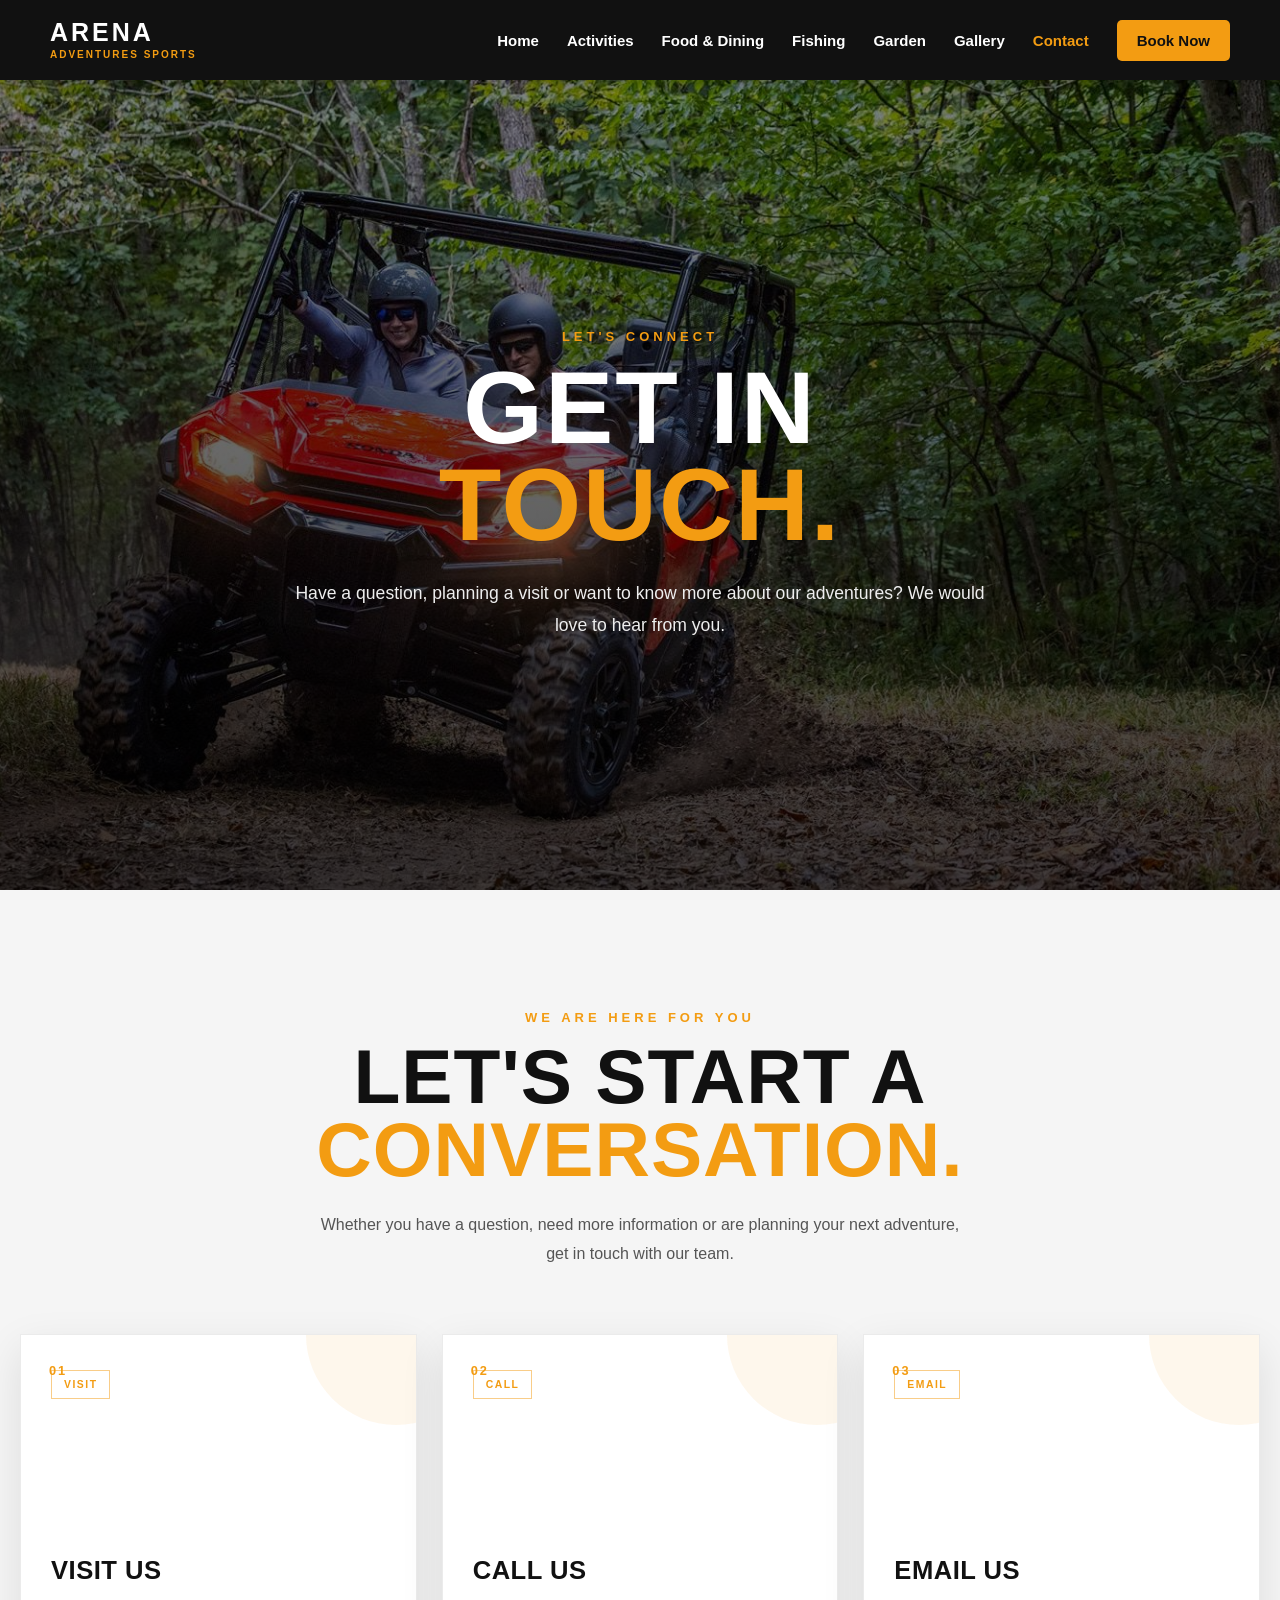
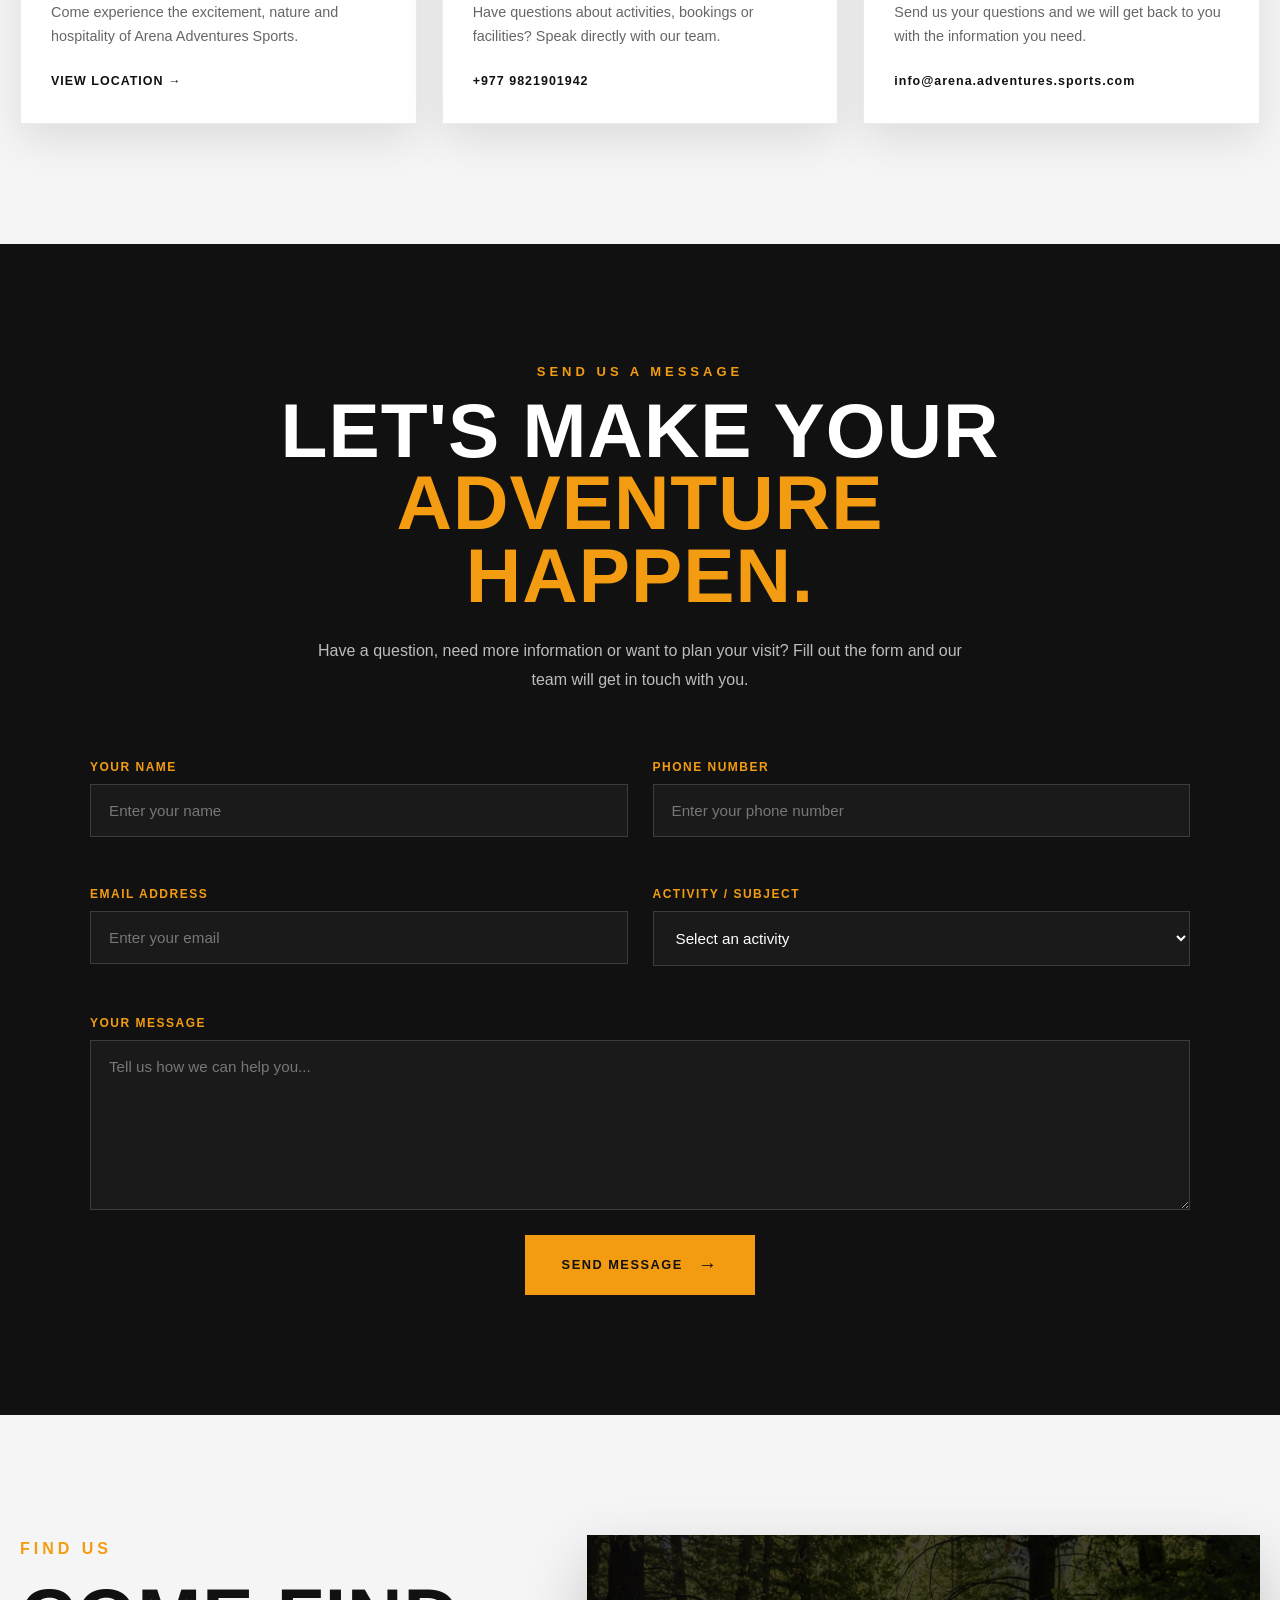
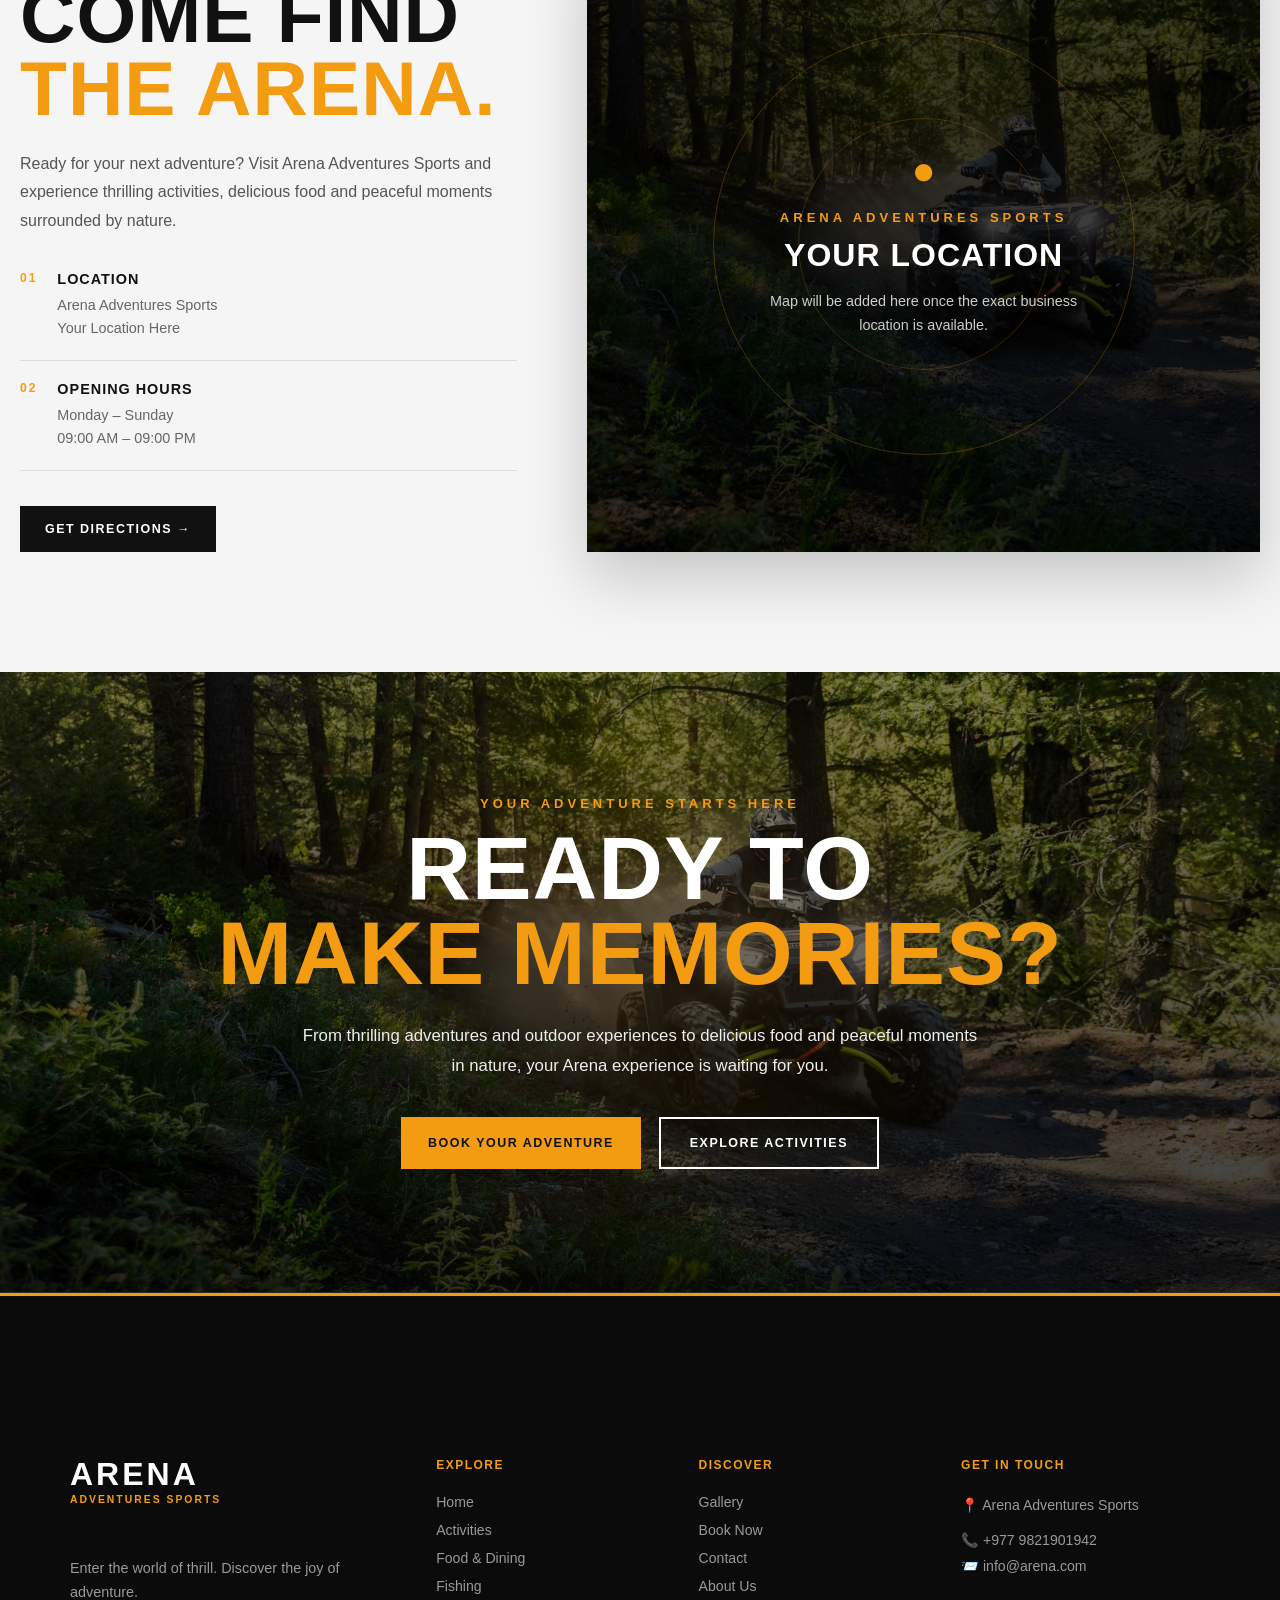
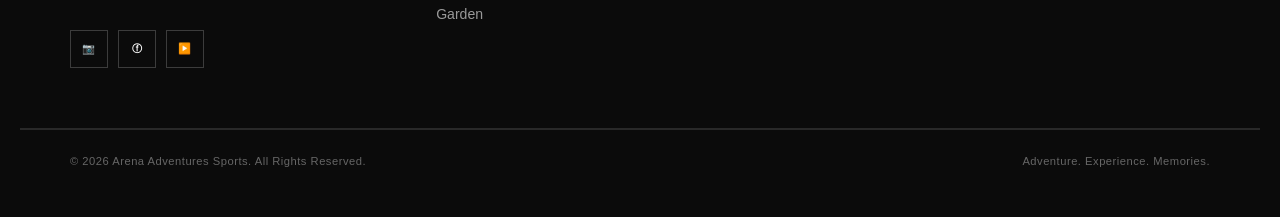
<file: contact.html>
<!DOCTYPE html>
<html lang="en">

<head>

    <meta charset="UTF-8">

    <meta
        name="viewport"
        content="width=device-width, initial-scale=1.0"
    >

    <title>
        Contact | Arena Adventures Sports
    </title>

    <link
        rel="stylesheet"
        href="css/style.css"
    >

</head>


<body>


    <!-- =================================
         HEADER
    ================================= -->

    <header class="site-header">

        <div class="logo">

            <a href="index.html">

                <span class="logo-main">
                    ARENA
                </span>

                <span class="logo-sub">
                    ADVENTURES SPORTS
                </span>

            </a>

        </div>


        <button
            class="menu-toggle"
            aria-label="Open navigation menu"
        >
            ☰
        </button>


        <nav class="main-navigation">

            <a href="index.html">
                Home
            </a>

            <a href="activities.html">
                Activities
            </a>

            <a href="food.html">
                Food & Dining
            </a>

            <a href="fishing.html">
                Fishing
            </a>

            <a href="garden.html">
                Garden
            </a>

            <a href="gallery.html">
                Gallery
            </a>

            <a
                href="contact.html"
                class="active"
            >
                Contact
            </a>

            <a
                href="booking.html"
                class="book-button"
            >
                Book Now
            </a>

        </nav>

    </header>



    <!-- =================================
         MAIN
    ================================= -->

    <main>


        <!-- =================================
             CONTACT HERO
        ================================= -->

        <section class="contact-page">

            <div class="contact-page-content">

                <p class="section-label">
                    LET'S CONNECT
                </p>

                <h1>

                    GET IN
                    <span>TOUCH.</span>

                </h1>

                <p>

                    Have a question, planning a visit
                    or want to know more about our
                    adventures? We would love to
                    hear from you.

                </p>

            </div>

        </section>

        <!-- =================================
     CONTACT INFORMATION
================================= -->

<section class="contact-info-section">

    <div class="contact-info-container">


        <div class="contact-info-heading reveal">

            <p class="section-label">
                WE ARE HERE FOR YOU
            </p>

            <h2>
                LET'S START A
                <span>CONVERSATION.</span>
            </h2>

            <p>
                Whether you have a question, need
                more information or are planning
                your next adventure, get in touch
                with our team.
            </p>

        </div>


        <div class="contact-info-grid">


            <!-- VISIT US -->

            <article class="contact-info-card reveal">

                <span class="contact-info-number">
                    01
                </span>

                <div class="contact-info-icon">
                    VISIT
                </div>

                <h3>
                    VISIT US
                </h3>

                <p>
                    Come experience the excitement,
                    nature and hospitality of Arena
                    Adventures Sports.
                </p>

                <a href="#">
                    VIEW LOCATION →
                </a>

            </article>


            <!-- CALL US -->

            <article class="contact-info-card reveal">

                <span class="contact-info-number">
                    02
                </span>

                <div class="contact-info-icon">
                    CALL
                </div>

                <h3>
                    CALL US
                </h3>

                <p>
                    Have questions about activities,
                    bookings or facilities? Speak
                    directly with our team.
                </p>

                <a href="tel:+9779821901942">
                    +977 9821901942
                </a>

            </article>


            <!-- EMAIL US -->

            <article class="contact-info-card reveal">

                <span class="contact-info-number">
                    03
                </span>

                <div class="contact-info-icon">
                    EMAIL
                </div>

                <h3>
                    EMAIL US
                </h3>

                <p>
                    Send us your questions and we will
                    get back to you with the information
                    you need.
                </p>

                <a href="mailto:info@example.com">
                    info@arena.adventures.sports.com
                </a>

            </article>


        </div>

    </div>

</section>

<!-- =================================
     CONTACT FORM
================================= -->
<section class="contact-form-section">

    <div class="contact-form-container">

        <div class="contact-form-heading reveal">
            <p class="section-label">SEND US A MESSAGE</p>

            <h2>
                LET'S MAKE YOUR
                <span>ADVENTURE HAPPEN.</span>
            </h2>

            <p>
                Have a question, need more information or
                want to plan your visit? Fill out the form
                and our team will get in touch with you.
            </p>
        </div>


        <form class="contact-form reveal" id="contactForm">

            <div class="contact-form-row">

                <div class="contact-form-group">
                    <label for="name">YOUR NAME</label>
                    <input
                        type="text"
                        id="name"
                        name="name"
                        placeholder="Enter your name"
                        required
                    >
                </div>


                <div class="contact-form-group">
                    <label for="phone">PHONE NUMBER</label>
                    <input
                        type="tel"
                        id="phone"
                        name="phone"
                        placeholder="Enter your phone number"
                        required
                    >
                </div>

            </div>


            <div class="contact-form-row">

                <div class="contact-form-group">
                    <label for="email">EMAIL ADDRESS</label>
                    <input
                        type="email"
                        id="email"
                        name="email"
                        placeholder="Enter your email"
                        required
                    >
                </div>


                <div class="contact-form-group">
                    <label for="activity">ACTIVITY / SUBJECT</label>

                    <select id="activity" name="activity" required>

                        <option value="" selected disabled>
                            Select an activity
                        </option>

                        <option value="Go-Kart">
                            Go-Kart
                        </option>

                        <option value="ATV Ride">
                            ATV Ride
                        </option>

                        <option value="Paint Ball">
                            Paint Ball
                        </option>

                        <option value="Archery">
                            Archery
                        </option>

                        <option value="Tandem Off-Road Buggy">
                            Tandem Off-Road Buggy
                        </option>

                        <option value="Zip Line">
                            Zip Line
                        </option>

                        <option value="Fishing & Harvesting">
                            Fishing & Harvesting
                        </option>

                        <option value="Food & Dining">
                            Food & Dining
                        </option>

                        <option value="Garden">
                            Garden
                        </option>

                        <option value="General Enquiry">
                            General Enquiry
                        </option>

                    </select>
                </div>

            </div>


            <div class="contact-form-group">

                <label for="message">YOUR MESSAGE</label>

                <textarea
                    id="message"
                    name="message"
                    rows="7"
                    placeholder="Tell us how we can help you..."
                    required
                ></textarea>

            </div>


            <div class="contact-form-submit">

                <button type="submit" class="contact-submit-button">
                    SEND MESSAGE
                    <span>→</span>
                </button>

            </div>

        </form>

    </div>

</section>

<!-- =================================
     CONTACT LOCATION
================================= -->
<section class="contact-location-section">

    <div class="contact-location-container">

        <div class="contact-location-content reveal">

            <p class="section-label">FIND US</p>

            <h2>
                COME FIND
                <span>THE ARENA.</span>
            </h2>

            <p>
                Ready for your next adventure?
                Visit Arena Adventures Sports and
                experience thrilling activities,
                delicious food and peaceful moments
                surrounded by nature.
            </p>

            <div class="contact-location-details">

                <div class="contact-location-detail">
                    <span>01</span>
                    <div>
                        <h3>LOCATION</h3>
                        <p>
                            Arena Adventures Sports<br>
                            Your Location Here
                        </p>
                    </div>
                </div>

                <div class="contact-location-detail">
                    <span>02</span>
                    <div>
                        <h3>OPENING HOURS</h3>
                        <p>
                            Monday – Sunday<br>
                            09:00 AM – 09:00 PM
                        </p>
                    </div>
                </div>

            </div>

            <a
                href="#"
                class="contact-location-button"
                target="_blank"
            >
                GET DIRECTIONS →
            </a>

        </div>


        <div class="contact-map reveal">

            <div class="contact-map-placeholder">

                <div class="contact-map-content">

                    <span class="contact-map-pin">●</span>

                    <p class="section-label">
                        ARENA ADVENTURES SPORTS
                    </p>

                    <h3>YOUR LOCATION</h3>

                    <p>
                        Map will be added here
                        once the exact business
                        location is available.
                    </p>

                </div>

            </div>

        </div>

    </div>

</section>

<!-- =================================
     CONTACT FINAL CTA
================================= -->
<section class="contact-final-cta reveal">

    <div class="contact-final-cta-content">

        <p class="section-label">
            YOUR ADVENTURE STARTS HERE
        </p>

        <h2>
            READY TO
            <span>MAKE MEMORIES?</span>
        </h2>

        <p>
            From thrilling adventures and outdoor
            experiences to delicious food and peaceful
            moments in nature, your Arena experience
            is waiting for you.
        </p>

        <div class="contact-final-buttons">

            <a
                href="booking.html"
                class="contact-final-primary"
            >
                BOOK YOUR ADVENTURE
            </a>

            <a
                href="activities.html"
                class="contact-final-secondary"
            >
                EXPLORE ACTIVITIES
            </a>

        </div>

    </div>

</section>


    </main>

    <!-- =================================
     PREMIUM FOOTER
================================= -->

<footer class="site-footer">

    <div class="footer-container">

        <div class="footer-brand">

            <a href="index.html" class="footer-logo">
                <span>ARENA</span>
                <small>ADVENTURES SPORTS</small>
            </a>

            <p>
                Enter the world of thrill.
                Discover the joy of adventure.
            </p>

            <div class="footer-social">
                <a href="#" aria-label="Instagram">📷</a>
                <a href="#" aria-label="Facebook">ⓕ</a>
                <a href="#" aria-label="YouTube">▶️</a>
            </div>

        </div>


        <div class="footer-links">

            <h3>EXPLORE</h3>

            <a href="index.html">Home</a>
            <a href="activities.html">Activities</a>
            <a href="food.html">Food & Dining</a>
            <a href="fishing.html">Fishing</a>
            <a href="garden.html">Garden</a>

        </div>


        <div class="footer-links">

            <h3>DISCOVER</h3>

            <a href="gallery.html">Gallery</a>
            <a href="booking.html">Book Now</a>
            <a href="contact.html">Contact</a>
            <a href="about.html">About Us</a>

        </div>


        <div class="footer-contact">

            <h3>GET IN TOUCH</h3>

            <p>
               📍 Arena Adventures Sports
            </p>

            <a href="tel:+977 9821901942">
                📞 +977 9821901942
            </a>

            <a href="mailto:info@arena.com">
                📨 info@arena.com
            </a>

        </div>

    </div>


    <div class="footer-bottom">

        <p>
            © 2026 Arena Adventures Sports.
            All Rights Reserved.
        </p>

        <p>
            Adventure. Experience. Memories.
        </p>

    </div>

</footer>


    <script src="js/script.js"></script>

</body>

</html>
</file>
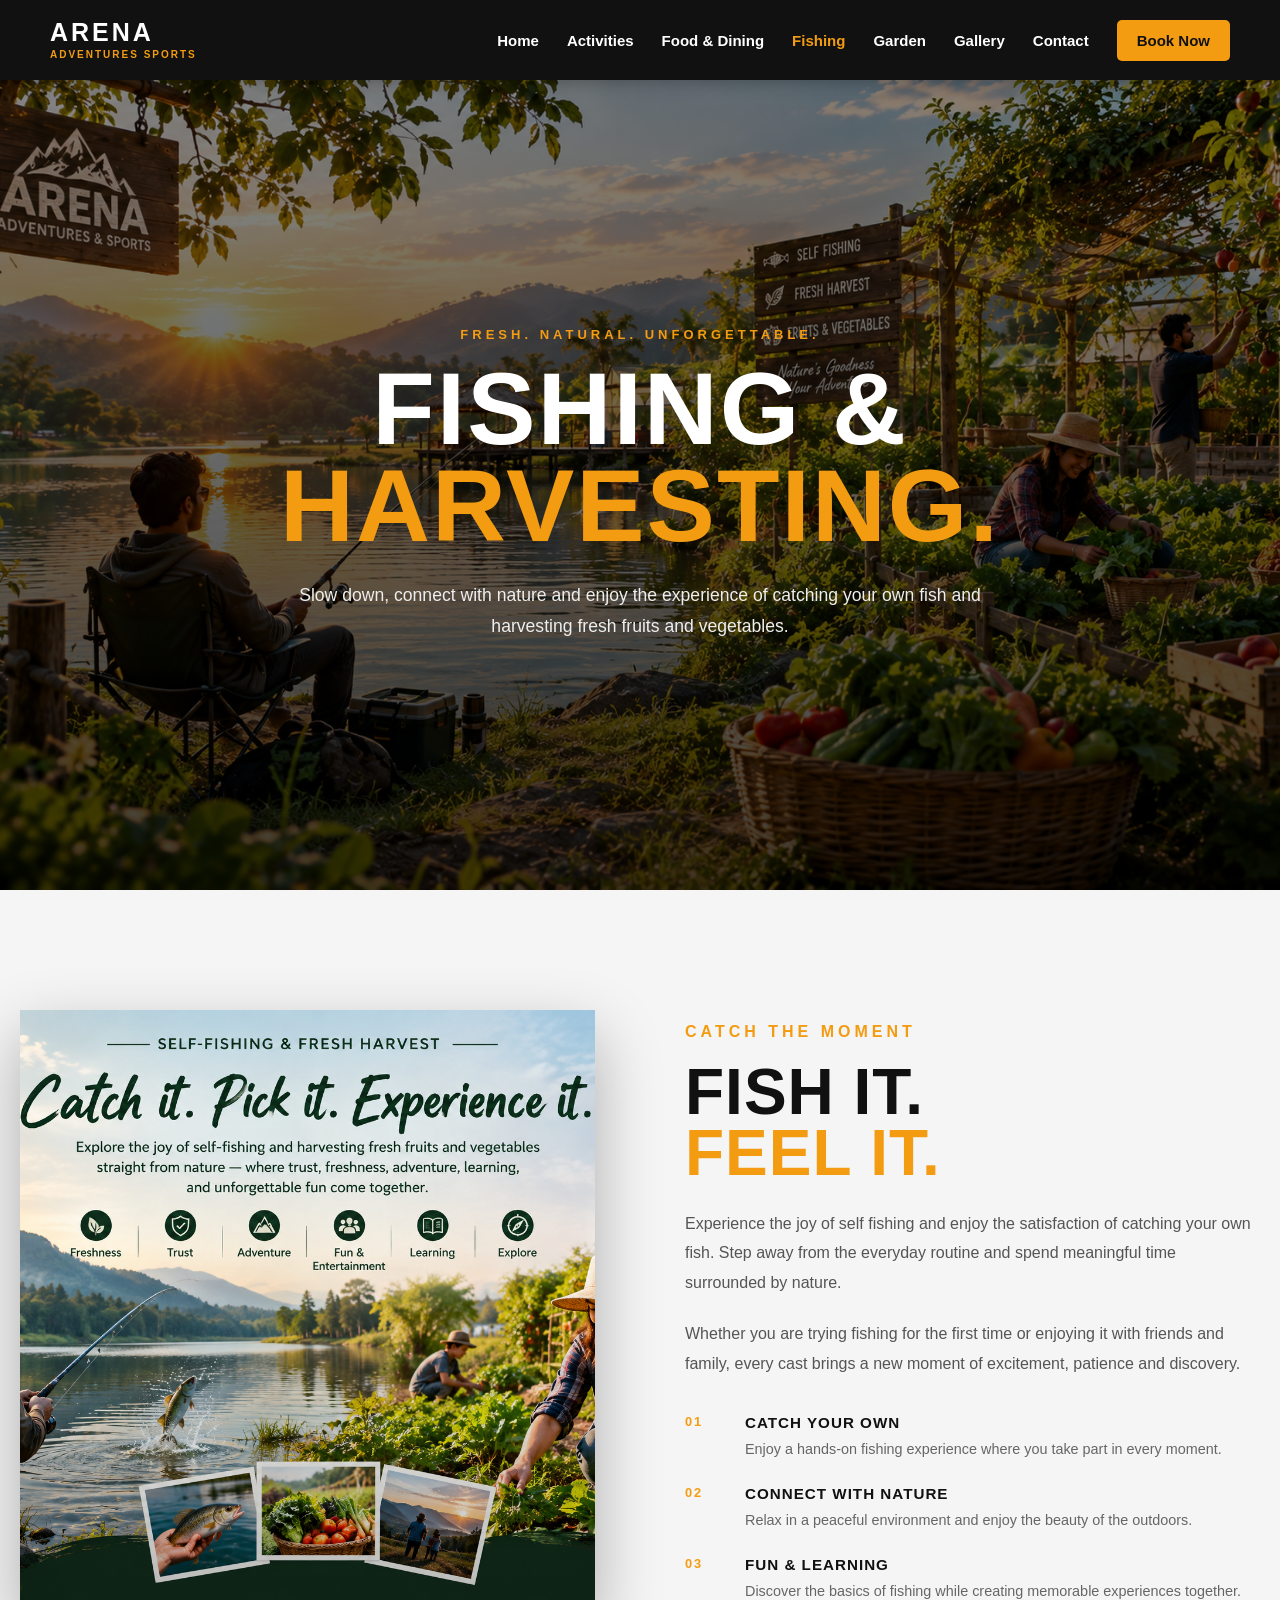
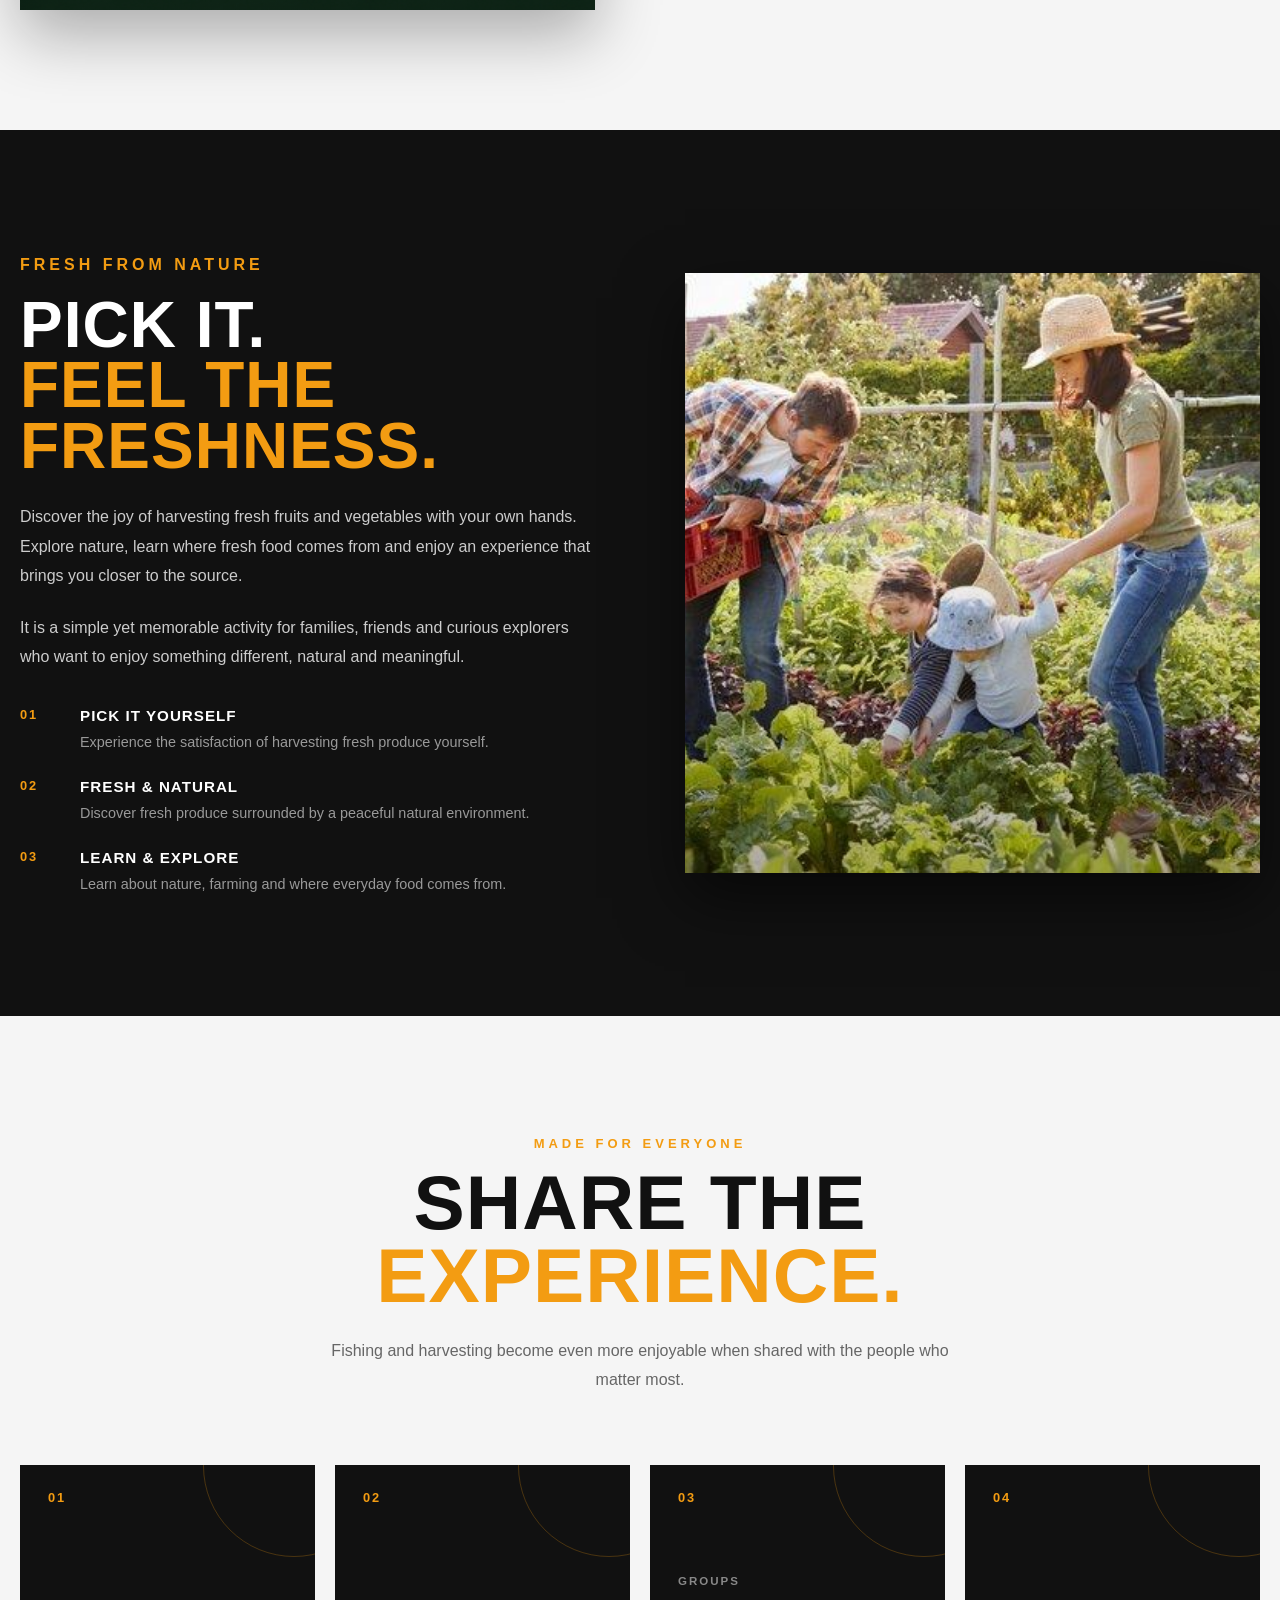
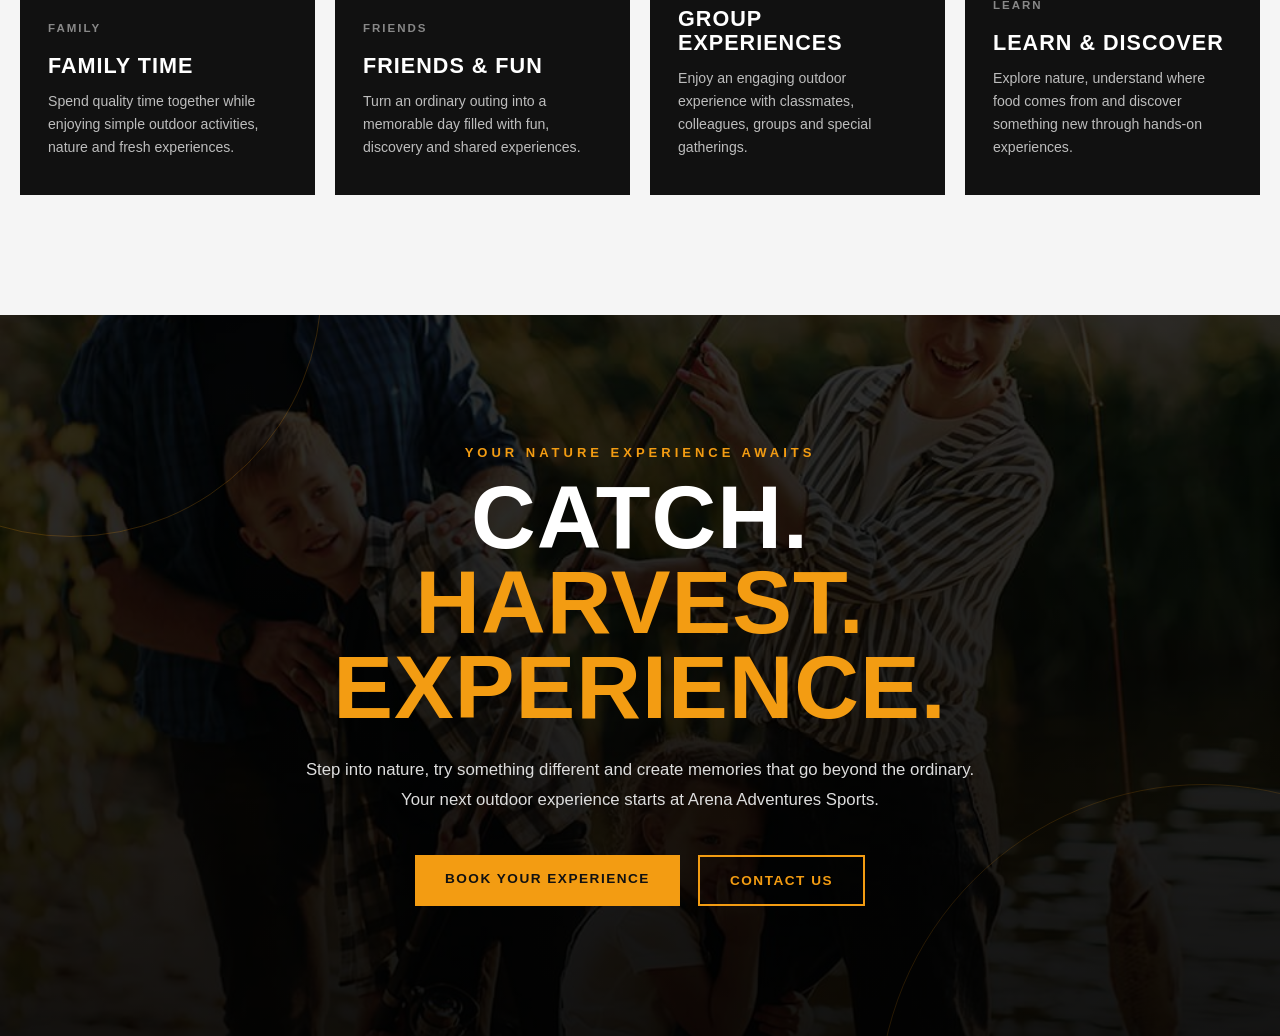
<file: fishing.html>
<!DOCTYPE html>
<html lang="en">

<head>
    <meta charset="UTF-8">
    <meta name="viewport" content="width=device-width, initial-scale=1.0">

    <title>Fishing & Harvesting | Arena Adventures Sports</title>

    <link rel="stylesheet" href="css/style.css">
</head>

<body>

    <!-- =================================
         HEADER
    ================================= -->

    <header class="site-header">

        <div class="logo">
            <a href="index.html">
                <span class="logo-main">ARENA</span>
                <span class="logo-sub">ADVENTURES SPORTS</span>
            </a>
        </div>

        <button class="menu-toggle" aria-label="Open navigation menu">
            ☰
        </button>

        <nav class="main-navigation">

            <a href="index.html">Home</a>

            <a href="activities.html">
                Activities
            </a>

            <a href="food.html">
                Food & Dining
            </a>

            <a href="fishing.html" class="active">
                Fishing
            </a>

            <a href="garden.html">
                Garden
            </a>

            <a href="gallery.html">
                Gallery
            </a>

            <a href="contact.html">
                Contact
            </a>

            <a href="booking.html" class="book-button">
                Book Now
            </a>

        </nav>

    </header>


    <!-- =================================
         MAIN CONTENT
    ================================= -->

    <main>

        <!-- =================================
             FISHING HERO
        ================================= -->

        <section class="fishing-page">

            <div class="fishing-page-content">

                <p class="section-label">
                    FRESH. NATURAL. UNFORGETTABLE.
                </p>

                <h1>
                    FISHING &
                    <span>HARVESTING.</span>
                </h1>

                <p>
                    Slow down, connect with nature and enjoy
                    the experience of catching your own fish
                    and harvesting fresh fruits and vegetables.
                </p>

            </div>

        </section>

        <!-- =================================
     SELF FISHING EXPERIENCE
================================= -->

<section class="fishing-experience-section">

    <div class="fishing-experience-container">

        <div class="fishing-experience-image reveal">

            <img
                src="images/fishing.jpg"
                alt="Self fishing experience at Arena Adventures Sports"
            >

        </div>


        <div class="fishing-experience-content reveal">

            <p class="section-label">
                CATCH THE MOMENT
            </p>

            <h2>
                FISH IT.
                <span>FEEL IT.</span>
            </h2>

            <p>
                Experience the joy of self fishing and enjoy
                the satisfaction of catching your own fish.
                Step away from the everyday routine and
                spend meaningful time surrounded by nature.
            </p>

            <p>
                Whether you are trying fishing for the first
                time or enjoying it with friends and family,
                every cast brings a new moment of excitement,
                patience and discovery.
            </p>


            <div class="fishing-experience-points">

                <div class="fishing-point">
                    <span>01</span>

                    <div>
                        <h3>
                            CATCH YOUR OWN
                        </h3>

                        <p>
                            Enjoy a hands-on fishing experience
                            where you take part in every moment.
                        </p>
                    </div>
                </div>


                <div class="fishing-point">
                    <span>02</span>

                    <div>
                        <h3>
                            CONNECT WITH NATURE
                        </h3>

                        <p>
                            Relax in a peaceful environment
                            and enjoy the beauty of the outdoors.
                        </p>
                    </div>
                </div>


                <div class="fishing-point">
                    <span>03</span>

                    <div>
                        <h3>
                            FUN & LEARNING
                        </h3>

                        <p>
                            Discover the basics of fishing while
                            creating memorable experiences together.
                        </p>
                    </div>
                </div>

            </div>

        </div>

    </div>

</section>

<!-- =================================
     FRESH HARVESTING EXPERIENCE
================================= -->

<section class="harvesting-experience-section">

    <div class="harvesting-experience-container">

        <div class="harvesting-experience-content reveal">

            <p class="section-label">
                FRESH FROM NATURE
            </p>

            <h2>
                PICK IT.
                <span>FEEL THE FRESHNESS.</span>
            </h2>

            <p>
                Discover the joy of harvesting fresh fruits
                and vegetables with your own hands. Explore
                nature, learn where fresh food comes from
                and enjoy an experience that brings you
                closer to the source.
            </p>

            <p>
                It is a simple yet memorable activity for
                families, friends and curious explorers who
                want to enjoy something different, natural
                and meaningful.
            </p>


            <div class="harvesting-highlights">

                <div class="harvesting-highlight">

                    <span>01</span>

                    <div>
                        <h3>
                            PICK IT YOURSELF
                        </h3>

                        <p>
                            Experience the satisfaction of
                            harvesting fresh produce yourself.
                        </p>
                    </div>

                </div>


                <div class="harvesting-highlight">

                    <span>02</span>

                    <div>
                        <h3>
                            FRESH & NATURAL
                        </h3>

                        <p>
                            Discover fresh produce surrounded
                            by a peaceful natural environment.
                        </p>
                    </div>

                </div>


                <div class="harvesting-highlight">

                    <span>03</span>

                    <div>
                        <h3>
                            LEARN & EXPLORE
                        </h3>

                        <p>
                            Learn about nature, farming and
                            where everyday food comes from.
                        </p>
                    </div>

                </div>

            </div>

        </div>


        <div class="harvesting-experience-image reveal">

            <img
                src="images/harvesting.jpg"
                alt="Fresh fruits and vegetables harvesting experience"
            >

        </div>

    </div>

</section>

<!-- =================================
     FAMILY & GROUP EXPERIENCE
================================= -->

<section class="fishing-family-section">

    <div class="fishing-family-container">

        <div class="fishing-family-heading reveal">

            <p class="section-label">
                MADE FOR EVERYONE
            </p>

            <h2>
                SHARE THE
                <span>EXPERIENCE.</span>
            </h2>

            <p>
                Fishing and harvesting become even more
                enjoyable when shared with the people
                who matter most.
            </p>

        </div>


        <div class="fishing-family-grid">

            <article class="family-experience-card reveal">

                <span class="family-card-number">
                    01
                </span>

                <div class="family-card-icon">
                    FAMILY
                </div>

                <h3>
                    FAMILY TIME
                </h3>

                <p>
                    Spend quality time together while
                    enjoying simple outdoor activities,
                    nature and fresh experiences.
                </p>

            </article>


            <article class="family-experience-card reveal">

                <span class="family-card-number">
                    02
                </span>

                <div class="family-card-icon">
                    FRIENDS
                </div>

                <h3>
                    FRIENDS & FUN
                </h3>

                <p>
                    Turn an ordinary outing into a memorable
                    day filled with fun, discovery and
                    shared experiences.
                </p>

            </article>


            <article class="family-experience-card reveal">

                <span class="family-card-number">
                    03
                </span>

                <div class="family-card-icon">
                    GROUPS
                </div>

                <h3>
                    GROUP EXPERIENCES
                </h3>

                <p>
                    Enjoy an engaging outdoor experience
                    with classmates, colleagues, groups
                    and special gatherings.
                </p>

            </article>


            <article class="family-experience-card reveal">

                <span class="family-card-number">
                    04
                </span>

                <div class="family-card-icon">
                    LEARN
                </div>

                <h3>
                    LEARN & DISCOVER
                </h3>

                <p>
                    Explore nature, understand where food
                    comes from and discover something new
                    through hands-on experiences.
                </p>

            </article>

        </div>

    </div>

</section>

<!-- =================================
     FISHING PAGE FINAL CTA
================================= -->

<section class="fishing-final-cta reveal">

    <div class="fishing-final-cta-content">

        <p class="section-label">
            YOUR NATURE EXPERIENCE AWAITS
        </p>

        <h2>
            CATCH.
            <span>HARVEST. EXPERIENCE.</span>
        </h2>

        <p>
            Step into nature, try something different
            and create memories that go beyond the
            ordinary. Your next outdoor experience
            starts at Arena Adventures Sports.
        </p>

        <div class="fishing-final-buttons">

            <a href="booking.html" class="fishing-final-primary">
                BOOK YOUR EXPERIENCE
            </a>

            <a href="contact.html" class="fishing-final-secondary">
                CONTACT US
            </a>

        </div>

    </div>

</section>


    </main>


    <!-- =================================
         JAVASCRIPT
    ================================= -->

    <script src="js/script.js"></script>

</body>

</html>
</file>
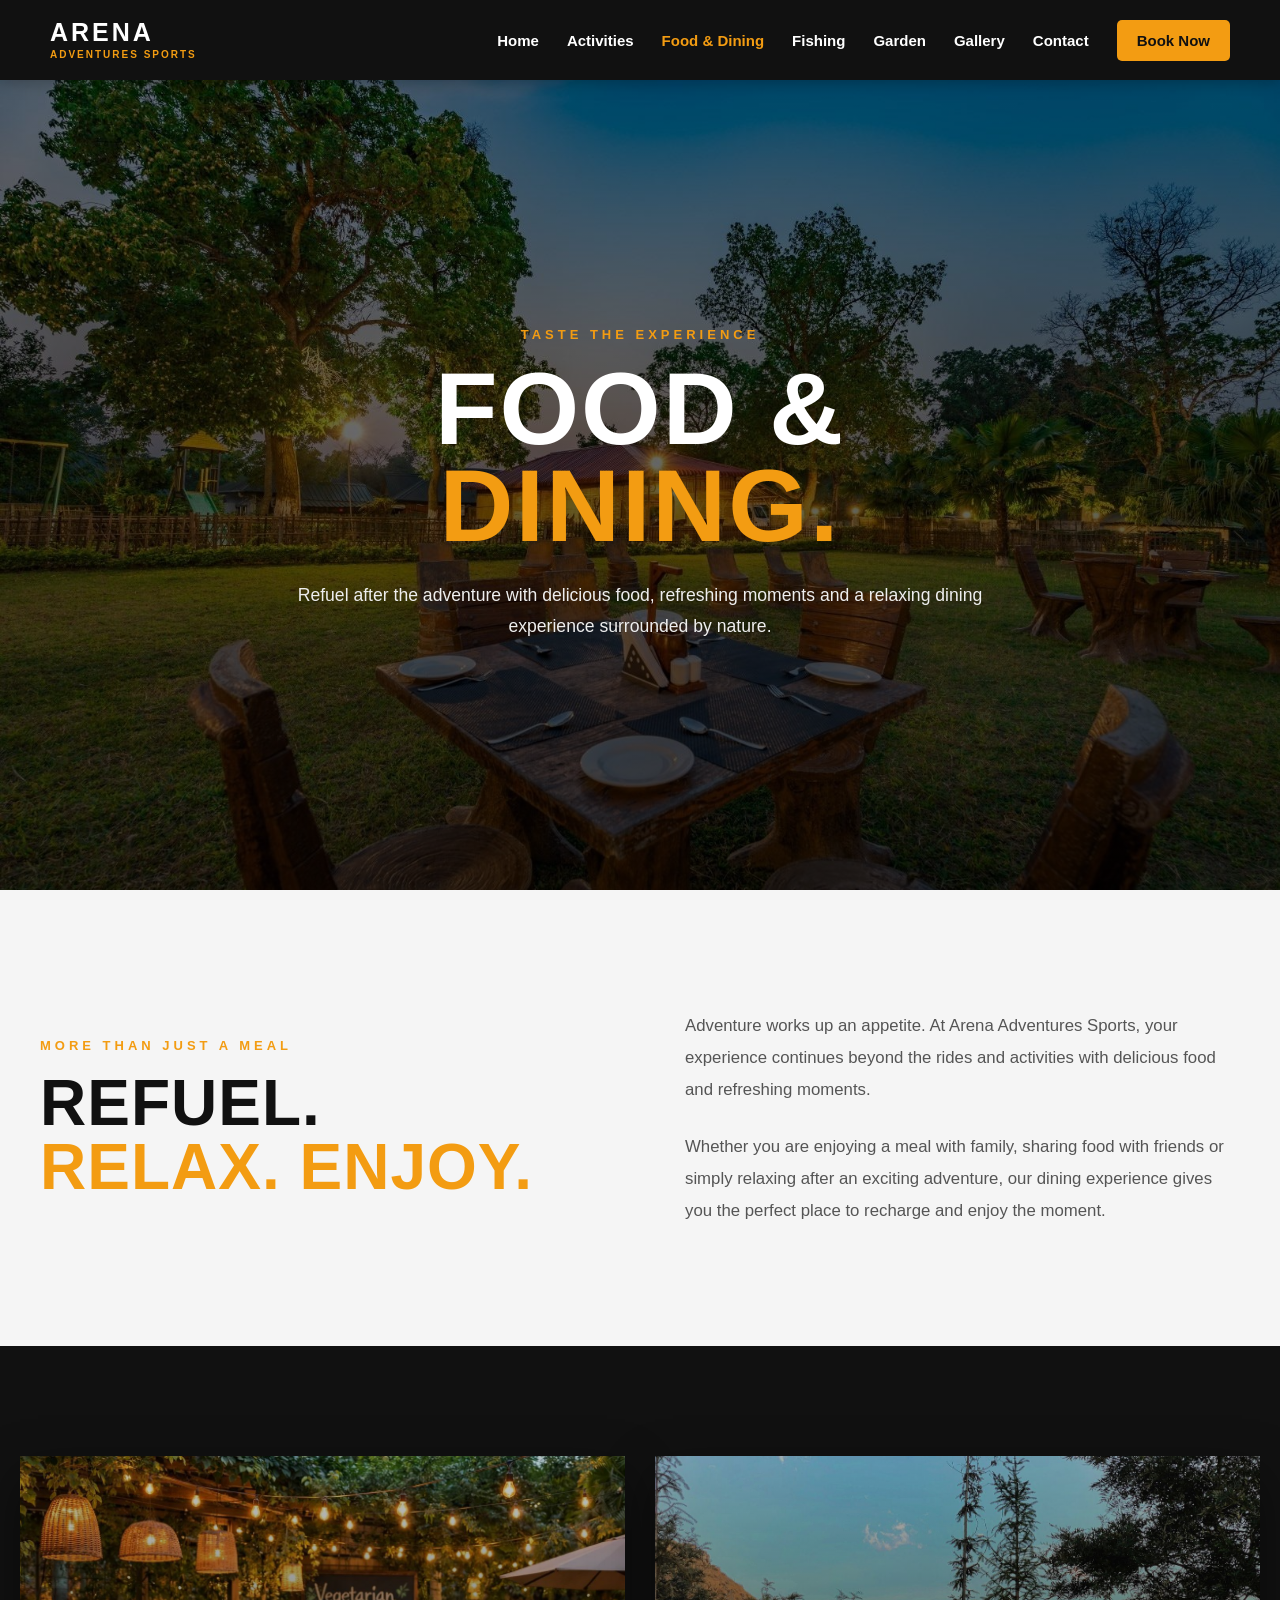
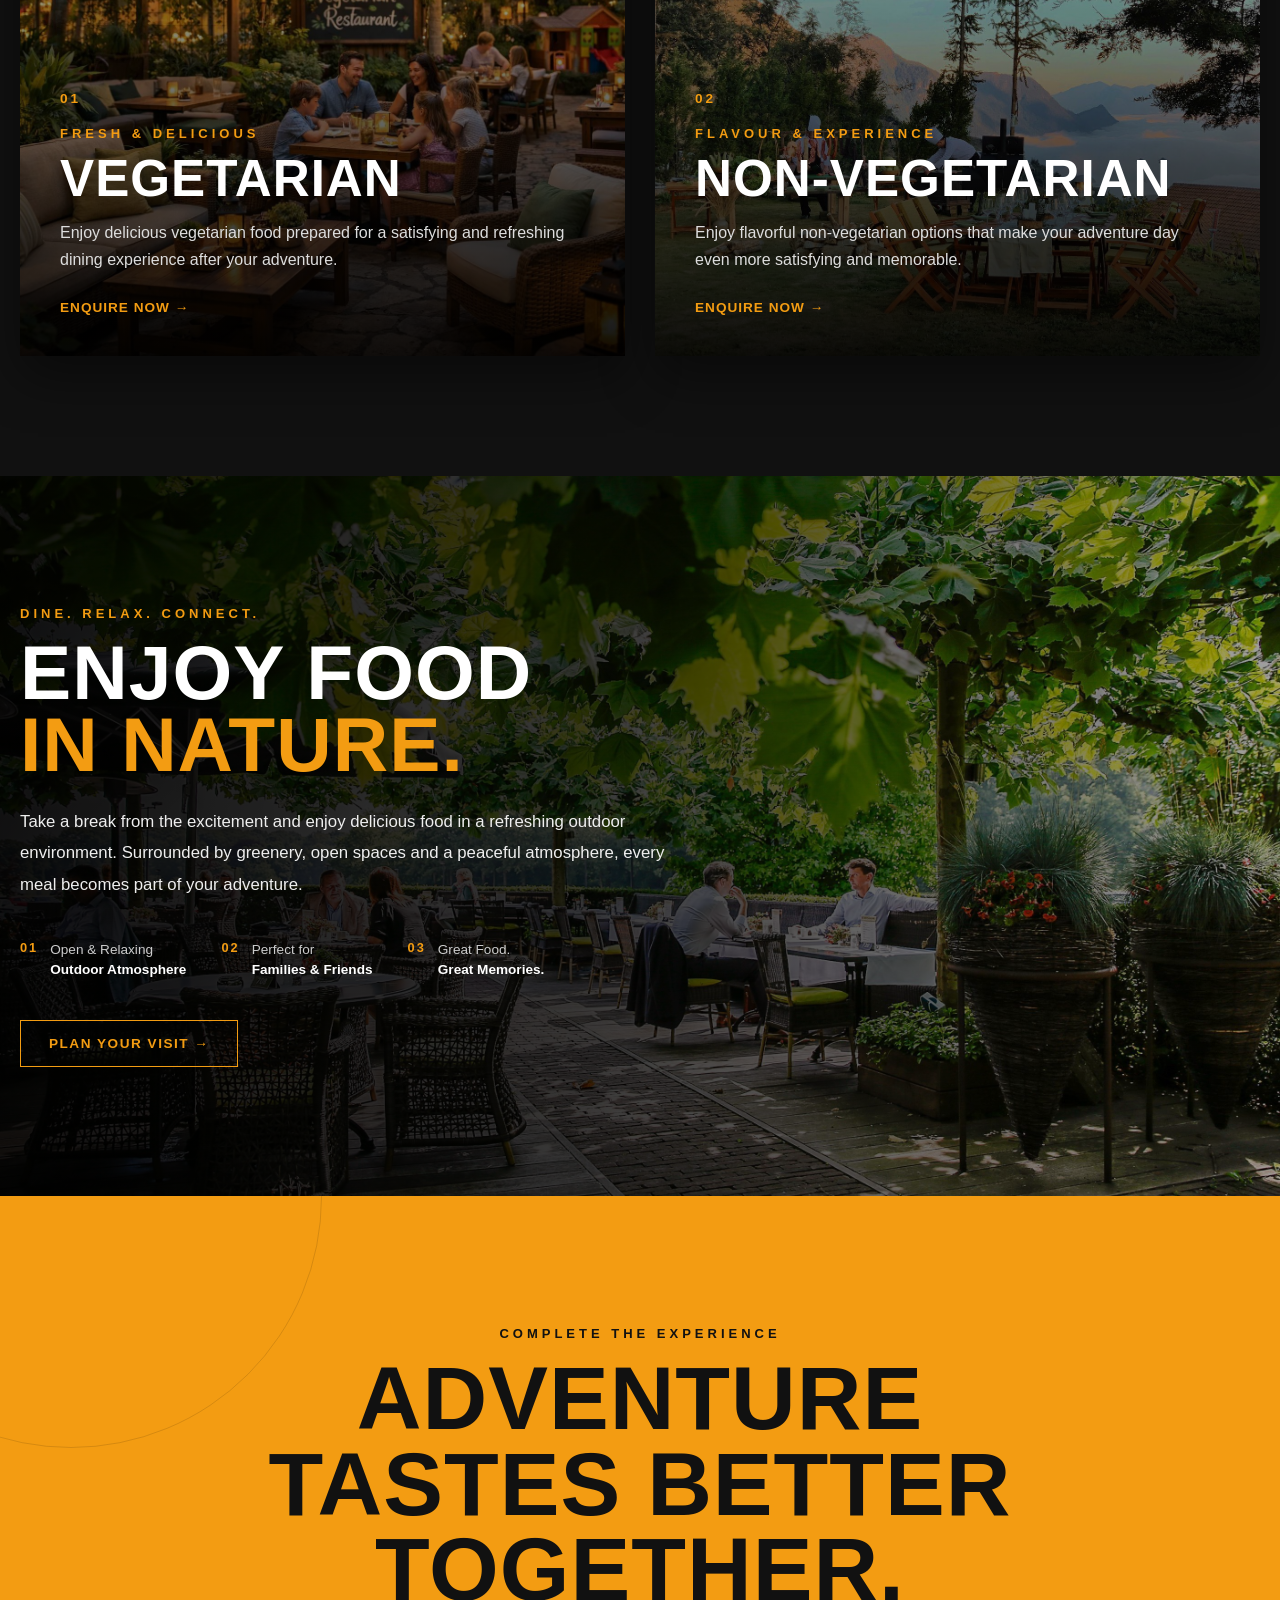
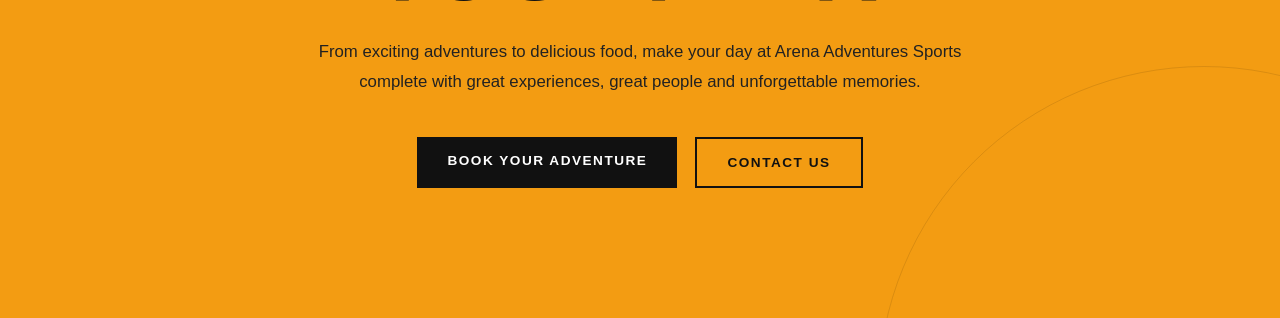
<file: food.html>
<!DOCTYPE html>
<html lang="en">

<head>

    <meta charset="UTF-8">

    <meta name="viewport" content="width=device-width, initial-scale=1.0">

    <title>Food & Dining | Arena Adventures Sports</title>

    <link rel="stylesheet" href="css/style.css">

</head>


<body>


    <!-- =================================
         HEADER
    ================================= -->

    <header class="site-header">

        <div class="logo">

            <a href="index.html">

                <span class="logo-main">ARENA</span>

                <span class="logo-sub">
                    ADVENTURES SPORTS
                </span>

            </a>

        </div>


        <button
            class="menu-toggle"
            aria-label="Open navigation menu">
            ☰
        </button>


        <nav class="main-navigation">

            <a href="index.html">
                Home
            </a>

            <a href="activities.html">
                Activities
            </a>

            <a href="food.html" class="active">
                Food & Dining
            </a>

            <a href="fishing.html">
                Fishing
            </a>

            <a href="garden.html">
                Garden
            </a>

            <a href="gallery.html">
                Gallery
            </a>

            <a href="contact.html">
                Contact
            </a>

            <a href="booking.html" class="book-button">
                Book Now
            </a>

        </nav>

    </header>



    <!-- =================================
         MAIN CONTENT
    ================================= -->

    <main>


        <!-- =================================
             FOOD & DINING HERO
        ================================= -->

        <section class="food-page">

            <div class="food-page-content">

                <p class="section-label">
                    TASTE THE EXPERIENCE
                </p>


                <h1>

                    FOOD &
                    <span>DINING.</span>

                </h1>


                <p>

                    Refuel after the adventure with
                    delicious food, refreshing moments
                    and a relaxing dining experience
                    surrounded by nature.

                </p>

            </div>

        </section>

        <!-- =================================
     FOOD INTRODUCTION
================================= -->

<section class="food-intro-section">

    <div class="food-intro-container">

        <div class="food-intro-heading reveal">

            <p class="section-label">
                MORE THAN JUST A MEAL
            </p>

            <h2>
                REFUEL.
                <span>RELAX. ENJOY.</span>
            </h2>

        </div>


        <div class="food-intro-content reveal">

            <p>
                Adventure works up an appetite. At Arena Adventures
                Sports, your experience continues beyond the rides
                and activities with delicious food and refreshing
                moments.
            </p>

            <p>
                Whether you are enjoying a meal with family, sharing
                food with friends or simply relaxing after an exciting
                adventure, our dining experience gives you the perfect
                place to recharge and enjoy the moment.
            </p>

        </div>

    </div>

</section>

<!-- =================================
     FOOD EXPERIENCE
================================= -->

<section class="food-experience-section">

    <div class="food-experience-container">


        <!-- VEGETARIAN -->

        <article class="food-card vegetarian-card reveal">

            <div class="food-card-content">

                <span class="food-card-number">
                    01
                </span>

                <p class="section-label">
                    FRESH & DELICIOUS
                </p>

                <h3>
                    VEGETARIAN
                </h3>

                <p>
                    Enjoy delicious vegetarian food prepared
                    for a satisfying and refreshing dining
                    experience after your adventure.
                </p>

                <a href="contact.html">
                    ENQUIRE NOW →
                </a>

            </div>

        </article>



        <!-- NON-VEGETARIAN -->

        <article class="food-card non-vegetarian-card reveal">

            <div class="food-card-content">

                <span class="food-card-number">
                    02
                </span>

                <p class="section-label">
                    FLAVOUR & EXPERIENCE
                </p>

                <h3>
                    NON-VEGETARIAN
                </h3>

                <p>
                    Enjoy flavorful non-vegetarian options
                    that make your adventure day even more
                    satisfying and memorable.
                </p>

                <a href="contact.html">
                    ENQUIRE NOW →
                </a>

            </div>

        </article>


    </div>

</section>

<!-- =================================
     OUTDOOR DINING EXPERIENCE
================================= -->

<section class="outdoor-dining-section">
    <div class="outdoor-dining-container">

        <div class="outdoor-dining-content reveal">

            <p class="section-label">
                DINE. RELAX. CONNECT.
            </p>

            <h2>
                ENJOY FOOD
                <span>IN NATURE.</span>
            </h2>

            <p class="outdoor-dining-description">
                Take a break from the excitement and enjoy
                delicious food in a refreshing outdoor
                environment. Surrounded by greenery,
                open spaces and a peaceful atmosphere,
                every meal becomes part of your adventure.
            </p>

            <div class="outdoor-dining-highlights">

                <div class="dining-highlight">
                    <span>01</span>
                    <p>
                        Open & Relaxing
                        <strong>Outdoor Atmosphere</strong>
                    </p>
                </div>

                <div class="dining-highlight">
                    <span>02</span>
                    <p>
                        Perfect for
                        <strong>Families & Friends</strong>
                    </p>
                </div>

                <div class="dining-highlight">
                    <span>03</span>
                    <p>
                        Great Food.
                        <strong>Great Memories.</strong>
                    </p>
                </div>

            </div>

            <a href="contact.html" class="outdoor-dining-button">
                PLAN YOUR VISIT →
            </a>

        </div>

    </div>
</section>

<!-- =================================
     FOOD PAGE FINAL CTA
================================= -->

<section class="food-final-cta reveal">

    <div class="food-final-cta-content">

        <p class="section-label">
            COMPLETE THE EXPERIENCE
        </p>

        <h2>
            ADVENTURE
            <span>TASTES BETTER TOGETHER.</span>
        </h2>

        <p>
            From exciting adventures to delicious food,
            make your day at Arena Adventures Sports
            complete with great experiences, great people
            and unforgettable memories.
        </p>

        <div class="food-final-buttons">

            <a href="booking.html" class="food-final-primary">
                BOOK YOUR ADVENTURE
            </a>

            <a href="contact.html" class="food-final-secondary">
                CONTACT US
            </a>

        </div>

    </div>

</section>


    </main>



    <!-- =================================
         JAVASCRIPT
    ================================= -->

    <script src="js/script.js"></script>

</body>

</html>
</file>
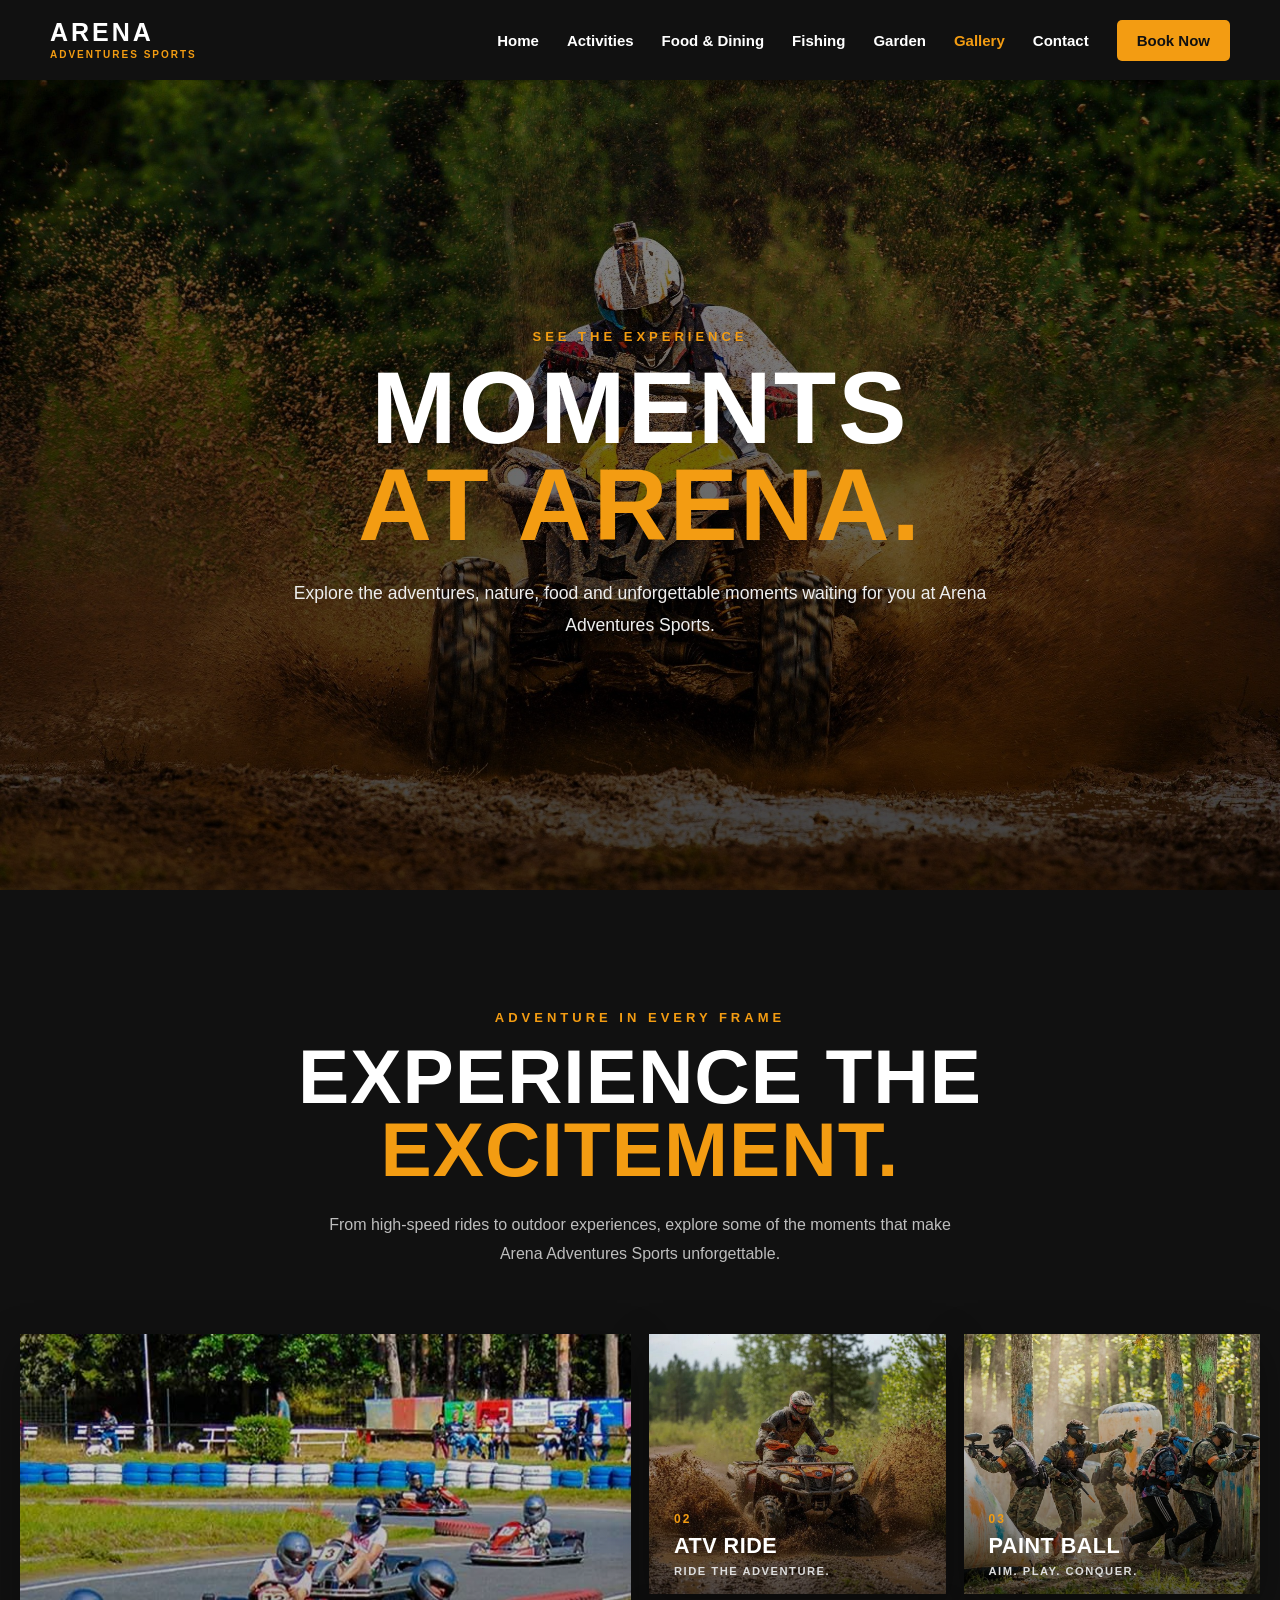
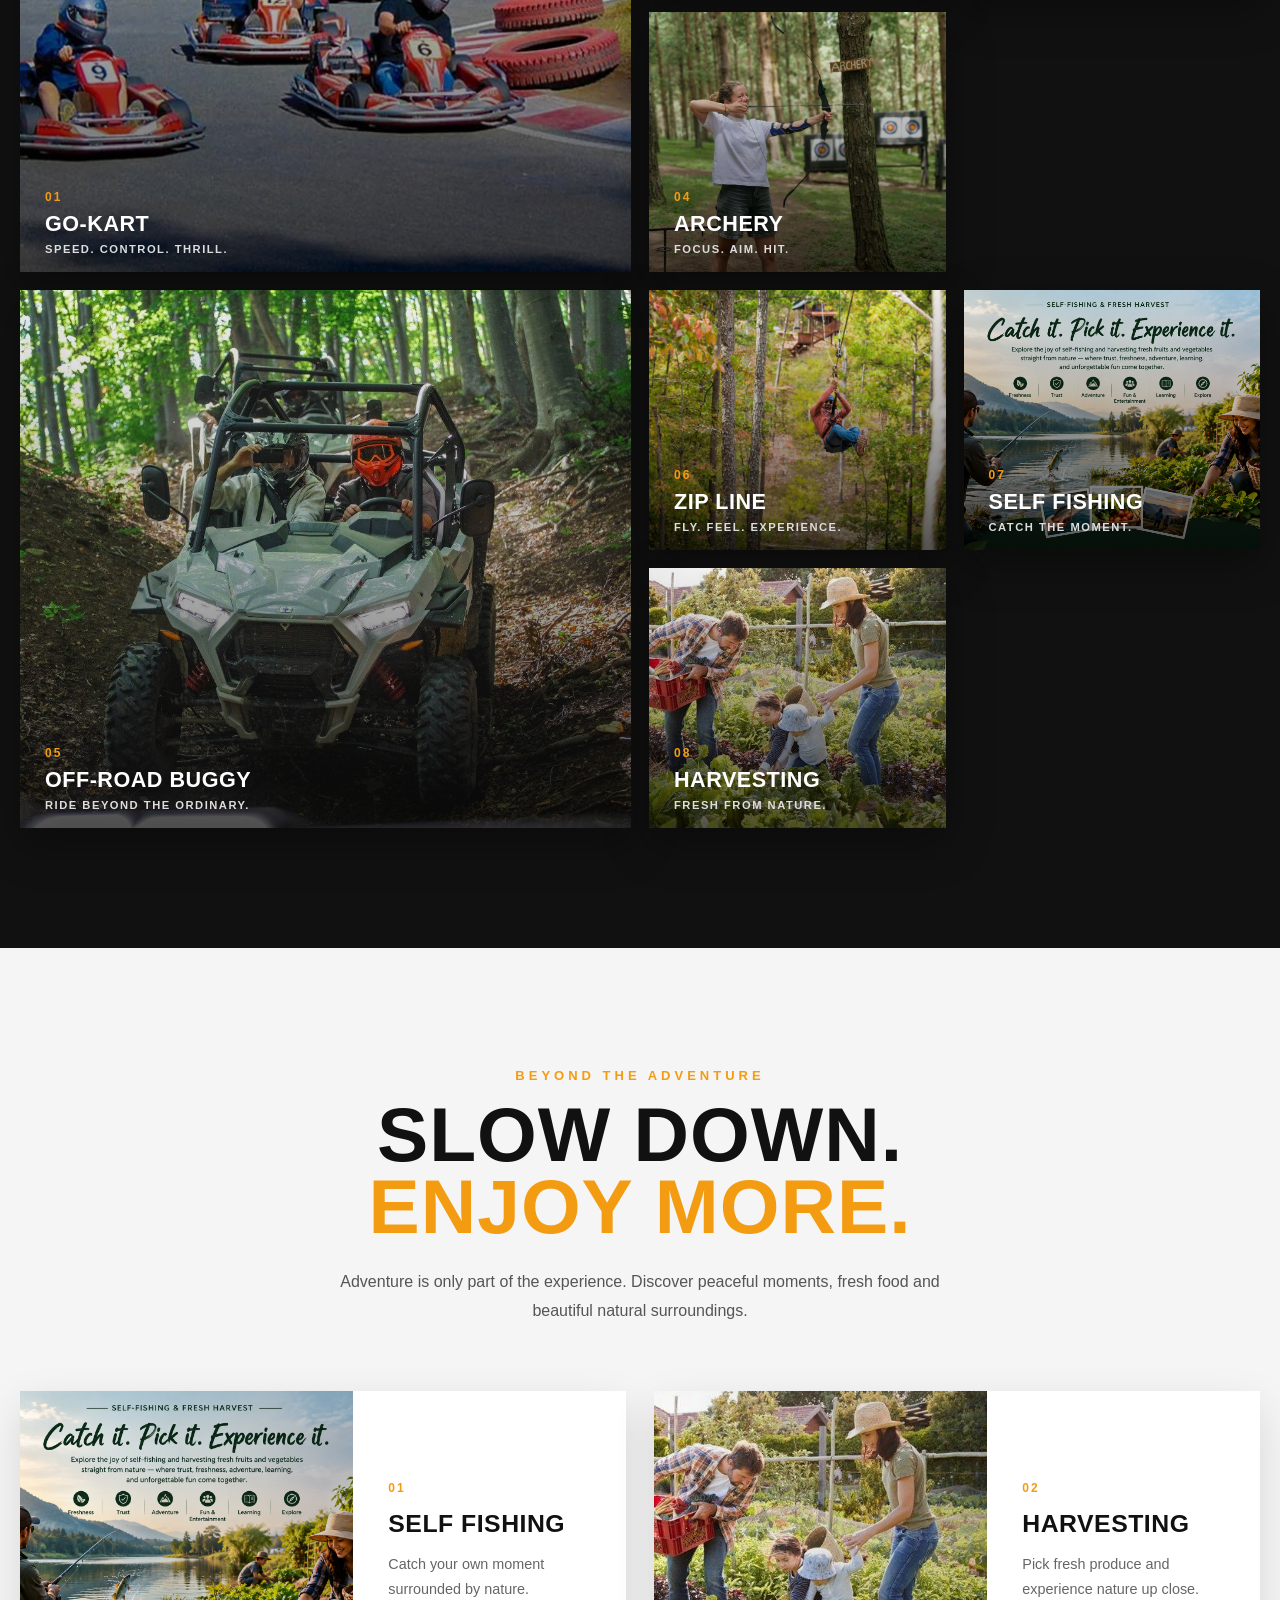
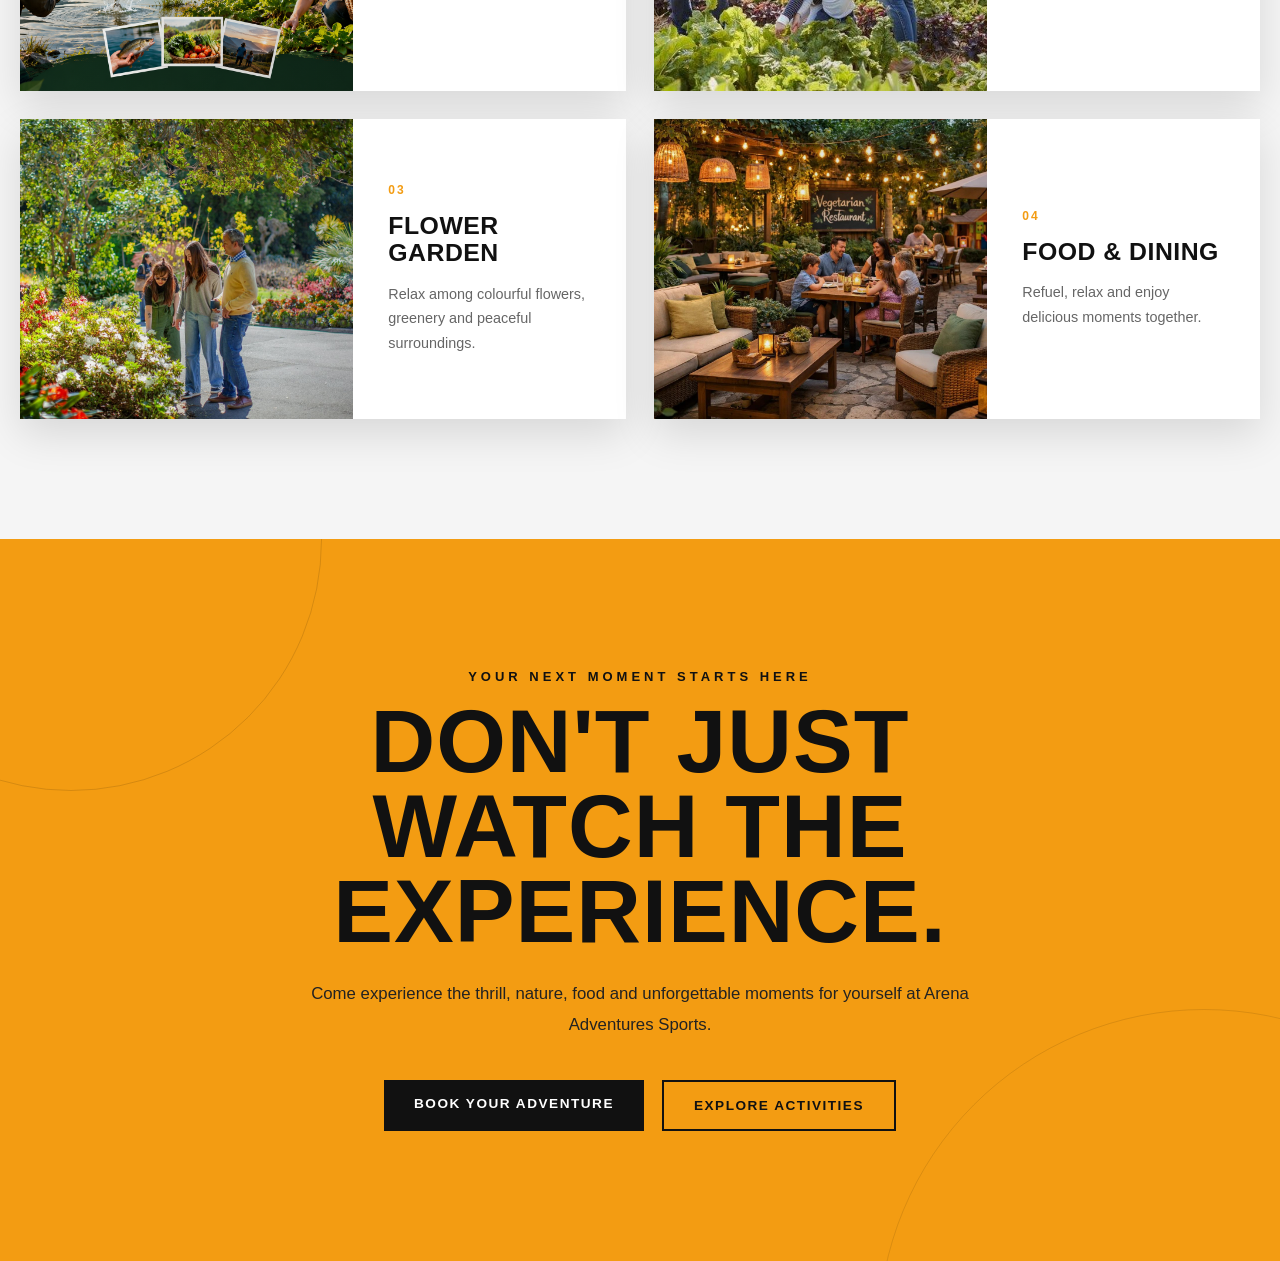
<file: gallery.html>
<!DOCTYPE html>
<html lang="en">

<head>

    <meta charset="UTF-8">

    <meta
        name="viewport"
        content="width=device-width, initial-scale=1.0"
    >

    <title>
        Gallery | Arena Adventures Sports
    </title>

    <link
        rel="stylesheet"
        href="css/style.css"
    >

</head>


<body>


    <!-- =================================
         HEADER
    ================================= -->

    <header class="site-header">

        <div class="logo">

            <a href="index.html">

                <span class="logo-main">
                    ARENA
                </span>

                <span class="logo-sub">
                    ADVENTURES SPORTS
                </span>

            </a>

        </div>


        <button
            class="menu-toggle"
            aria-label="Open navigation menu"
        >
            ☰
        </button>


        <nav class="main-navigation">

            <a href="index.html">
                Home
            </a>

            <a href="activities.html">
                Activities
            </a>

            <a href="food.html">
                Food & Dining
            </a>

            <a href="fishing.html">
                Fishing
            </a>

            <a href="garden.html">
                Garden
            </a>

            <a
                href="gallery.html"
                class="active"
            >
                Gallery
            </a>

            <a href="contact.html">
                Contact
            </a>

            <a
                href="booking.html"
                class="book-button"
            >
                Book Now
            </a>

        </nav>

    </header>



    <!-- =================================
         MAIN
    ================================= -->

    <main>


        <!-- =================================
             GALLERY HERO
        ================================= -->

        <section class="gallery-page">

            <div class="gallery-page-content">

                <p class="section-label">
                    SEE THE EXPERIENCE
                </p>

                <h1>

                    MOMENTS
                    <span>AT ARENA.</span>

                </h1>

                <p>

                    Explore the adventures, nature,
                    food and unforgettable moments
                    waiting for you at Arena
                    Adventures Sports.

                </p>

            </div>

        </section>

        <!-- =================================
     PREMIUM ADVENTURE GALLERY
================================= -->

<section class="gallery-adventure-section">

    <div class="gallery-adventure-container">


        <div class="gallery-adventure-heading reveal">

            <p class="section-label">
                ADVENTURE IN EVERY FRAME
            </p>

            <h2>
                EXPERIENCE THE
                <span>EXCITEMENT.</span>
            </h2>

            <p>
                From high-speed rides to outdoor
                experiences, explore some of the
                moments that make Arena Adventures
                Sports unforgettable.
            </p>

        </div>


        <div class="gallery-adventure-grid">


            <!-- GO-KART -->

            <article
                class="gallery-photo gallery-photo-large reveal"
            >

                <img
                    src="images/go-kart.jpg"
                    alt="Go-Kart adventure at Arena Adventures Sports"
                >

                <div class="gallery-photo-overlay">

                    <span>01</span>

                    <h3>
                        GO-KART
                    </h3>

                    <p>
                        SPEED. CONTROL. THRILL.
                    </p>

                </div>

            </article>


            <!-- ATV -->

            <article
                class="gallery-photo reveal"
            >

                <img
                    src="images/atv.jpg"
                    alt="ATV ride at Arena Adventures Sports"
                >

                <div class="gallery-photo-overlay">

                    <span>02</span>

                    <h3>
                        ATV RIDE
                    </h3>

                    <p>
                        RIDE THE ADVENTURE.
                    </p>

                </div>

            </article>


            <!-- PAINT BALL -->

            <article
                class="gallery-photo reveal"
            >

                <img
                    src="images/paint-ball.jpg"
                    alt="Paint Ball adventure at Arena Adventures Sports"
                >

                <div class="gallery-photo-overlay">

                    <span>03</span>

                    <h3>
                        PAINT BALL
                    </h3>

                    <p>
                        AIM. PLAY. CONQUER.
                    </p>

                </div>

            </article>


            <!-- ARCHERY -->

            <article
                class="gallery-photo reveal"
            >

                <img
                    src="images/archery.jpg"
                    alt="Archery activity at Arena Adventures Sports"
                >

                <div class="gallery-photo-overlay">

                    <span>04</span>

                    <h3>
                        ARCHERY
                    </h3>

                    <p>
                        FOCUS. AIM. HIT.
                    </p>

                </div>

            </article>


            <!-- BUGGY -->

            <article
                class="gallery-photo gallery-photo-large reveal"
            >

                <img
                    src="images/buggy.jpg"
                    alt="Tandem off-road buggy adventure"
                >

                <div class="gallery-photo-overlay">

                    <span>05</span>

                    <h3>
                        OFF-ROAD BUGGY
                    </h3>

                    <p>
                        RIDE BEYOND THE ORDINARY.
                    </p>

                </div>

            </article>


            <!-- ZIP LINE -->

            <article
                class="gallery-photo reveal"
            >

                <img
                    src="images/zipline.jpg"
                    alt="Zip line adventure at Arena Adventures Sports"
                >

                <div class="gallery-photo-overlay">

                    <span>06</span>

                    <h3>
                        ZIP LINE
                    </h3>

                    <p>
                        FLY. FEEL. EXPERIENCE.
                    </p>

                </div>

            </article>


            <!-- FISHING -->

            <article
                class="gallery-photo reveal"
            >

                <img
                    src="images/fishing.jpg"
                    alt="Self fishing experience at Arena Adventures Sports"
                >

                <div class="gallery-photo-overlay">

                    <span>07</span>

                    <h3>
                        SELF FISHING
                    </h3>

                    <p>
                        CATCH THE MOMENT.
                    </p>

                </div>

            </article>


            <!-- HARVESTING -->

            <article
                class="gallery-photo reveal"
            >

                <img
                    src="images/harvesting.jpg"
                    alt="Fresh harvesting experience at Arena Adventures Sports"
                >

                <div class="gallery-photo-overlay">

                    <span>08</span>

                    <h3>
                        HARVESTING
                    </h3>

                    <p>
                        FRESH FROM NATURE.
                    </p>

                </div>

            </article>


        </div>

    </div>

</section>

<!-- =================================
     NATURE, FOOD & RELAXATION GALLERY
================================= -->

<section class="gallery-nature-section">

    <div class="gallery-nature-container">


        <div class="gallery-nature-heading reveal">

            <p class="section-label">
                BEYOND THE ADVENTURE
            </p>

            <h2>
                SLOW DOWN.
                <span>ENJOY MORE.</span>
            </h2>

            <p>
                Adventure is only part of the experience.
                Discover peaceful moments, fresh food
                and beautiful natural surroundings.
            </p>

        </div>


        <div class="gallery-nature-grid">


            <!-- FISHING -->

            <article class="gallery-nature-card reveal">

                <div class="gallery-nature-image">

                    <img
                        src="images/fishing.jpg"
                        alt="Self fishing experience"
                    >

                </div>

                <div class="gallery-nature-content">

                    <span>01</span>

                    <h3>
                        SELF FISHING
                    </h3>

                    <p>
                        Catch your own moment
                        surrounded by nature.
                    </p>

                </div>

            </article>


            <!-- HARVESTING -->

            <article class="gallery-nature-card reveal">

                <div class="gallery-nature-image">

                    <img
                        src="images/harvesting.jpg"
                        alt="Fresh fruits and vegetables harvesting"
                    >

                </div>

                <div class="gallery-nature-content">

                    <span>02</span>

                    <h3>
                        HARVESTING
                    </h3>

                    <p>
                        Pick fresh produce and
                        experience nature up close.
                    </p>

                </div>

            </article>


            <!-- GARDEN -->

            <article class="gallery-nature-card reveal">

                <div class="gallery-nature-image">

                    <img
                        src="images/garden.jpg"
                        alt="Flower garden at Arena Adventures Sports"
                    >

                </div>

                <div class="gallery-nature-content">

                    <span>03</span>

                    <h3>
                        FLOWER GARDEN
                    </h3>

                    <p>
                        Relax among colourful flowers,
                        greenery and peaceful surroundings.
                    </p>

                </div>

            </article>


            <!-- FOOD -->

            <article class="gallery-nature-card reveal">

                <div class="gallery-nature-image">

                    <img
                        src="images/vegetarian.jpg"
                        alt="Food and dining experience"
                    >

                </div>

                <div class="gallery-nature-content">

                    <span>04</span>

                    <h3>
                        FOOD & DINING
                    </h3>

                    <p>
                        Refuel, relax and enjoy
                        delicious moments together.
                    </p>

                </div>

            </article>


        </div>

    </div>

</section>

<!-- =================================
     GALLERY FINAL CTA
================================= -->

<section class="gallery-final-cta reveal">

    <div class="gallery-final-cta-content">

        <p class="section-label">
            YOUR NEXT MOMENT STARTS HERE
        </p>

        <h2>
            DON'T JUST
            <span>WATCH THE EXPERIENCE.</span>
        </h2>

        <p>
            Come experience the thrill, nature,
            food and unforgettable moments for
            yourself at Arena Adventures Sports.
        </p>

        <div class="gallery-final-buttons">

            <a
                href="booking.html"
                class="gallery-final-primary"
            >
                BOOK YOUR ADVENTURE
            </a>

            <a
                href="activities.html"
                class="gallery-final-secondary"
            >
                EXPLORE ACTIVITIES
            </a>

        </div>

    </div>

</section>


    </main>


    <script src="js/script.js"></script>

</body>

</html>
</file>
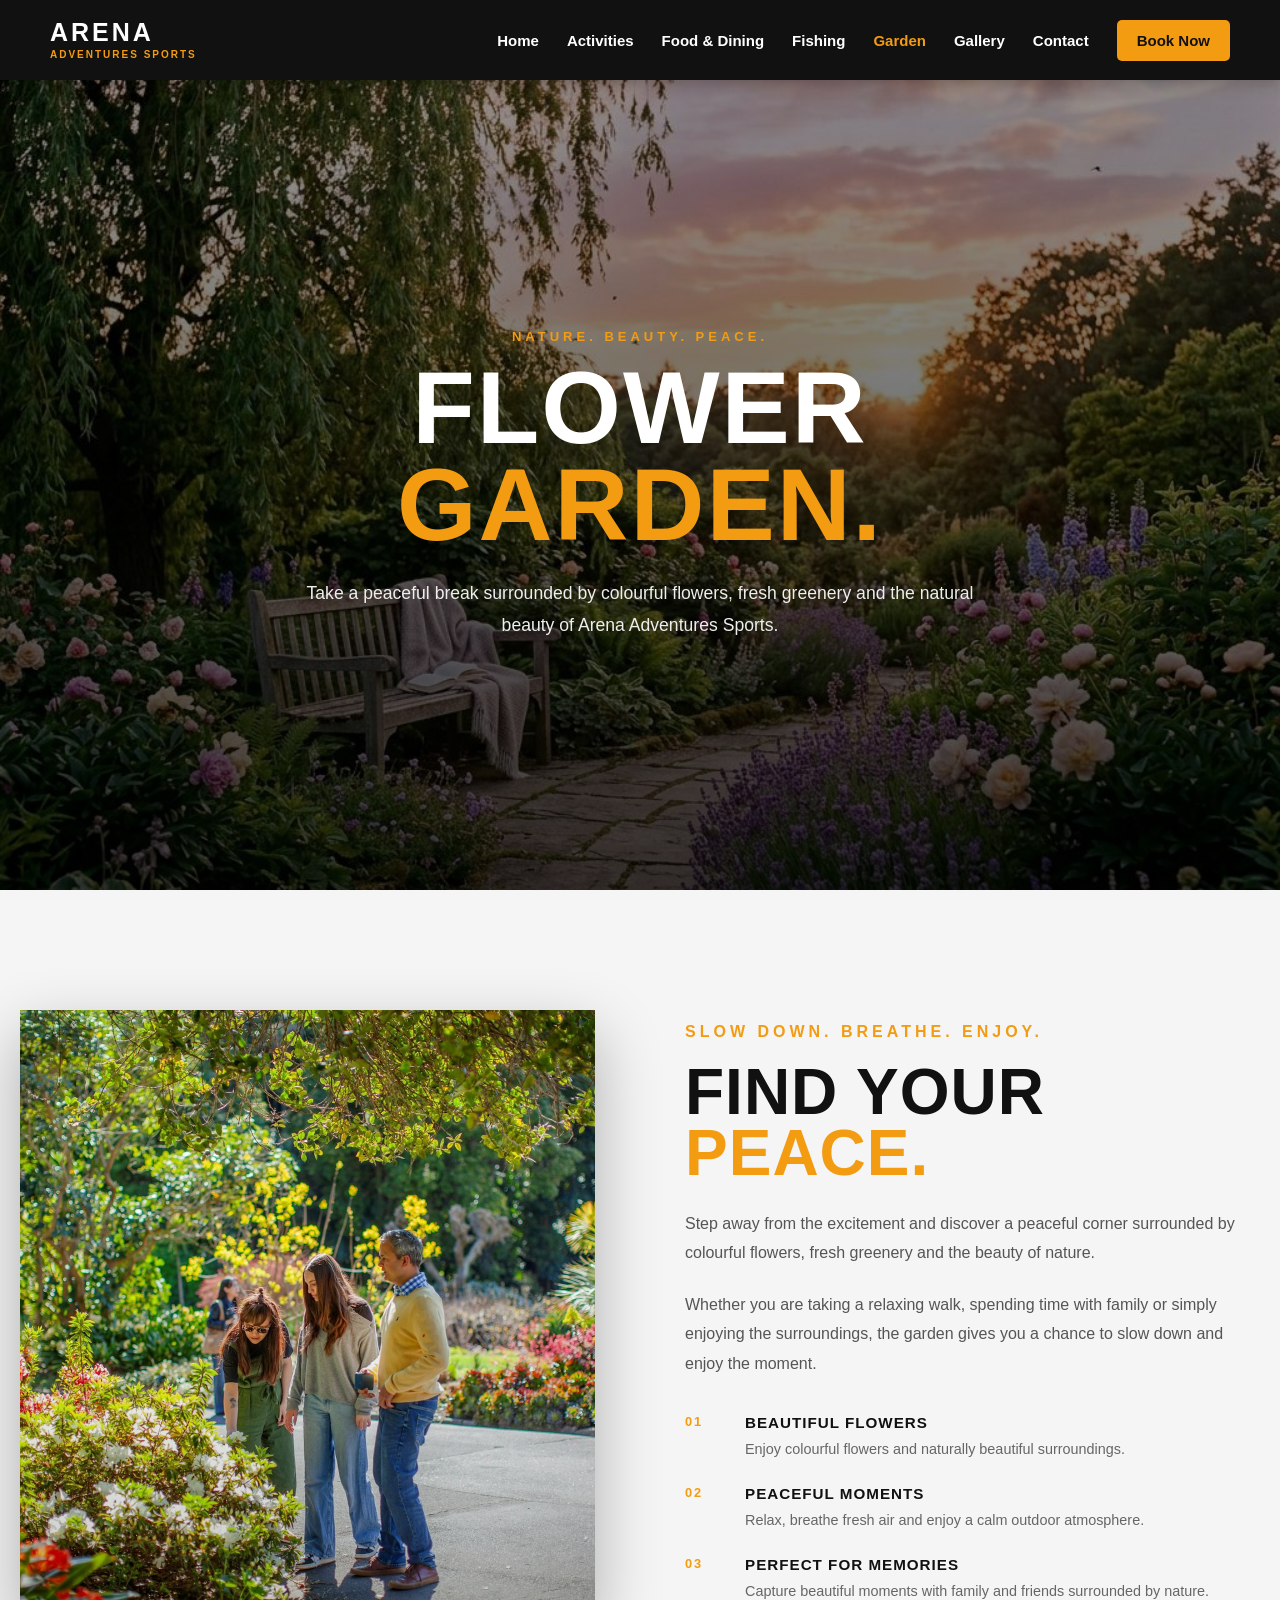
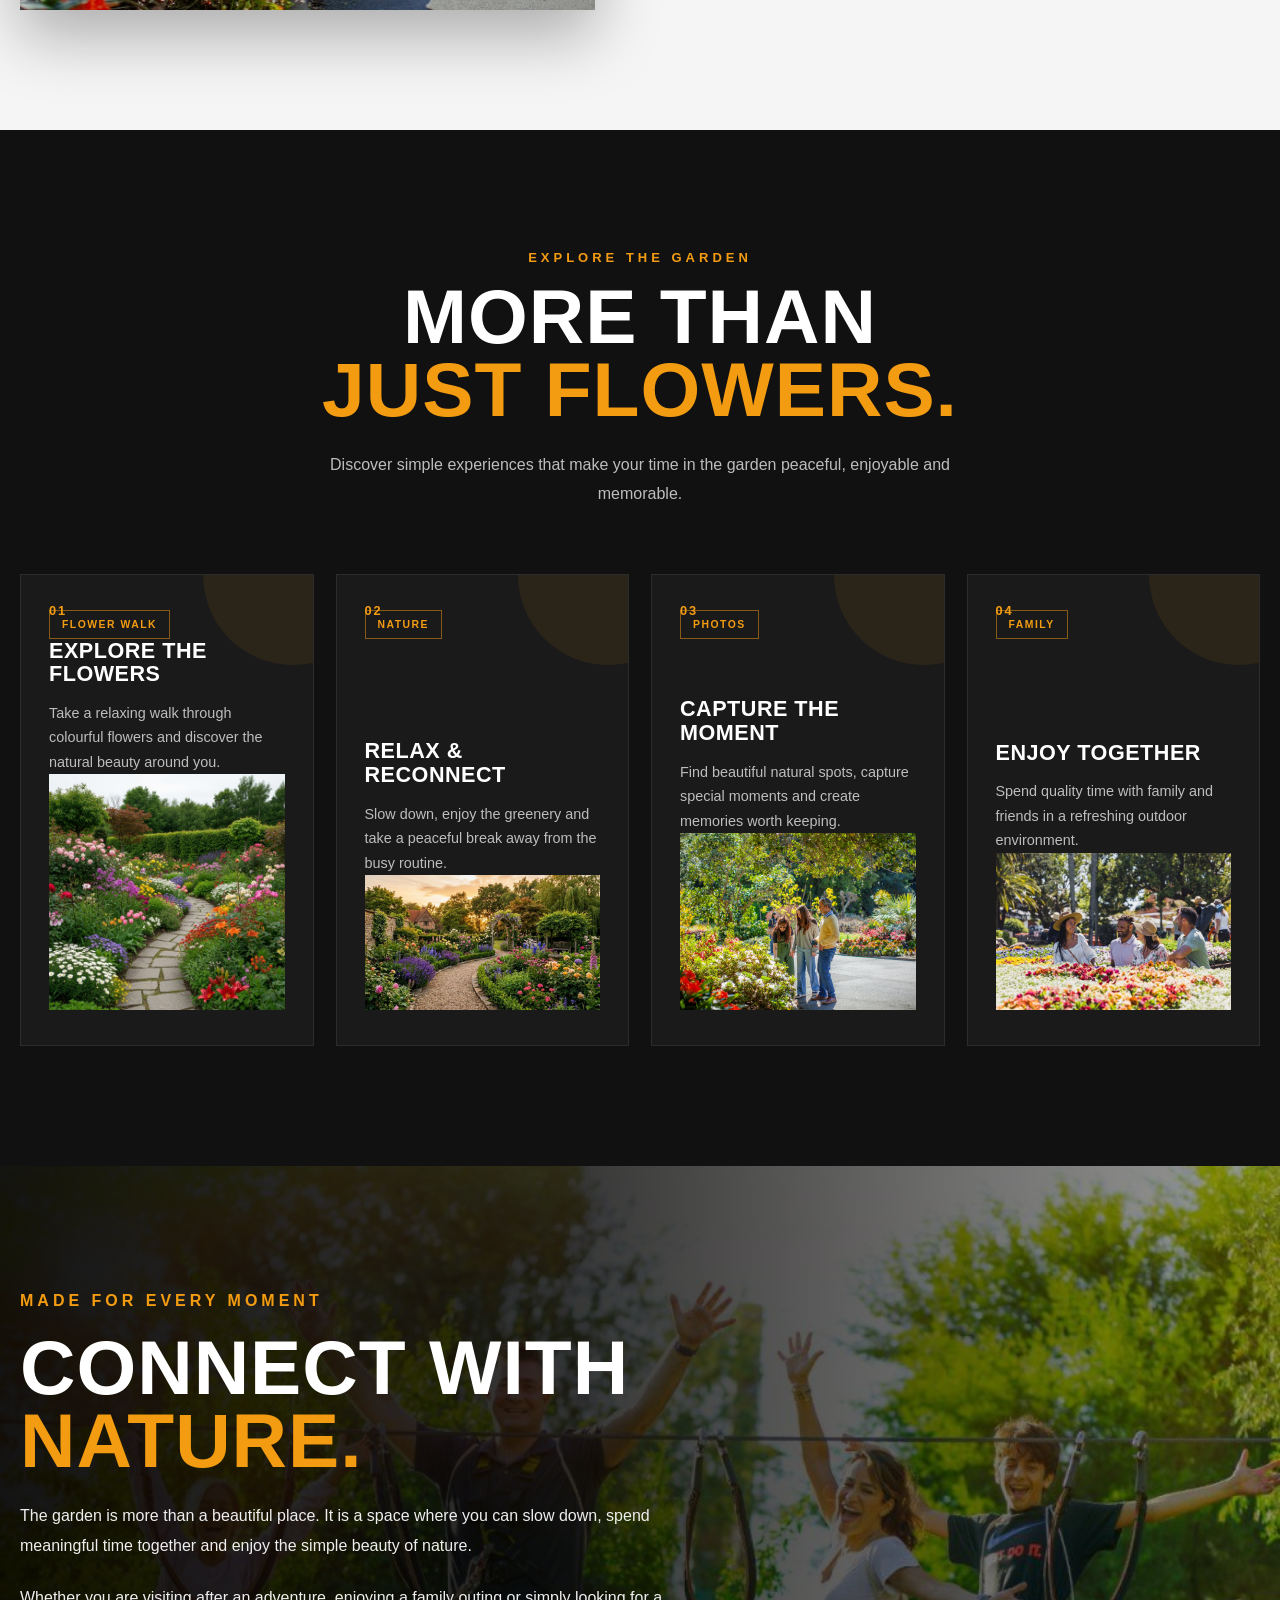
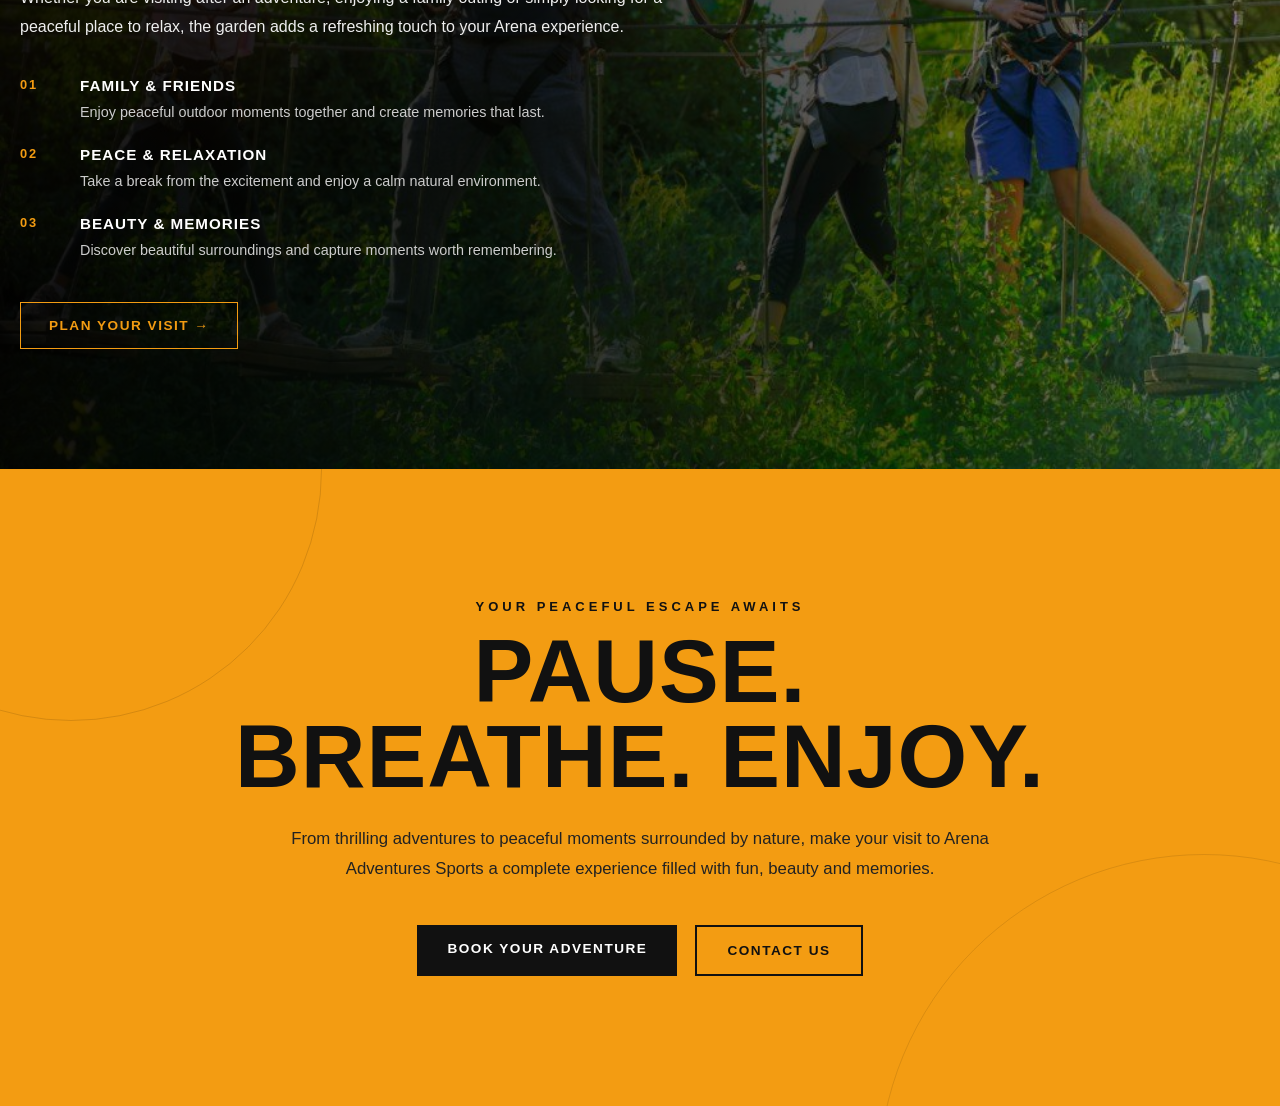
<file: garden.html>
<!DOCTYPE html>
<html lang="en">

<head>

    <meta charset="UTF-8">

    <meta name="viewport"
        content="width=device-width, initial-scale=1.0">

    <title>
        Garden | Arena Adventures Sports
    </title>

    <link rel="stylesheet"
        href="css/style.css">

</head>


<body>


    <!-- =================================
         HEADER
    ================================= -->

    <header class="site-header">

        <div class="logo">

            <a href="index.html">

                <span class="logo-main">
                    ARENA
                </span>

                <span class="logo-sub">
                    ADVENTURES SPORTS
                </span>

            </a>

        </div>


        <button
            class="menu-toggle"
            aria-label="Open navigation menu">

            ☰

        </button>


        <nav class="main-navigation">

            <a href="index.html">
                Home
            </a>

            <a href="activities.html">
                Activities
            </a>

            <a href="food.html">
                Food & Dining
            </a>

            <a href="fishing.html">
                Fishing
            </a>

            <a href="garden.html"
               class="active">

                Garden

            </a>

            <a href="gallery.html">
                Gallery
            </a>

            <a href="contact.html">
                Contact
            </a>

            <a href="booking.html"
               class="book-button">

                Book Now

            </a>

        </nav>

    </header>



    <!-- =================================
         MAIN
    ================================= -->

    <main>


        <!-- =================================
             GARDEN HERO
        ================================= -->

        <section class="garden-page">

            <div class="garden-page-content">

                <p class="section-label">
                    NATURE. BEAUTY. PEACE.
                </p>


                <h1>

                    FLOWER
                    <span>GARDEN.</span>

                </h1>


                <p>

                    Take a peaceful break surrounded
                    by colourful flowers, fresh greenery
                    and the natural beauty of Arena
                    Adventures Sports.

                </p>

            </div>

        </section>

        <!-- =================================
     GARDEN EXPERIENCE
================================= -->

<section class="garden-experience-section">

    <div class="garden-experience-container">

        <div class="garden-experience-image reveal">

            <img
                src="images/garden.jpg"
                alt="Beautiful flower garden at Arena Adventures Sports"
            >

        </div>


        <div class="garden-experience-content reveal">

            <p class="section-label">
                SLOW DOWN. BREATHE. ENJOY.
            </p>

            <h2>
                FIND YOUR
                <span>PEACE.</span>
            </h2>

            <p>
                Step away from the excitement and discover
                a peaceful corner surrounded by colourful
                flowers, fresh greenery and the beauty of nature.
            </p>

            <p>
                Whether you are taking a relaxing walk,
                spending time with family or simply enjoying
                the surroundings, the garden gives you a chance
                to slow down and enjoy the moment.
            </p>


            <div class="garden-experience-points">

                <div class="garden-point">

                    <span>01</span>

                    <div>

                        <h3>
                            BEAUTIFUL FLOWERS
                        </h3>

                        <p>
                            Enjoy colourful flowers and
                            naturally beautiful surroundings.
                        </p>

                    </div>

                </div>


                <div class="garden-point">

                    <span>02</span>

                    <div>

                        <h3>
                            PEACEFUL MOMENTS
                        </h3>

                        <p>
                            Relax, breathe fresh air and
                            enjoy a calm outdoor atmosphere.
                        </p>

                    </div>

                </div>


                <div class="garden-point">

                    <span>03</span>

                    <div>

                        <h3>
                            PERFECT FOR MEMORIES
                        </h3>

                        <p>
                            Capture beautiful moments with
                            family and friends surrounded by nature.
                        </p>

                    </div>

                </div>

            </div>

        </div>

    </div>

</section>

<!-- =================================
     GARDEN ACTIVITIES & HIGHLIGHTS
================================= -->

<section class="garden-highlights-section">

    <div class="garden-highlights-container">

        <div class="garden-highlights-heading reveal">

            <p class="section-label">
                EXPLORE THE GARDEN
            </p>

            <h2>
                MORE THAN
                <span>JUST FLOWERS.</span>
            </h2>

            <p>
                Discover simple experiences that make
                your time in the garden peaceful,
                enjoyable and memorable.
            </p>

        </div>


        <div class="garden-highlights-grid">


            <!-- CARD 01 -->

            <article class="garden-highlight-card reveal">

                <span class="garden-highlight-number">
                    01
                </span>

                <div class="garden-highlight-icon">
                    FLOWER WALK
                </div>

                <h3>
                    EXPLORE THE FLOWERS
                </h3>

                <p>
                    Take a relaxing walk through
                    colourful flowers and discover
                    the natural beauty around you.
                </p>

                <img
                src="images/exploreflower.jpg"
                alt="Beautiful flower garden at Arena Adventures Sports"
            >

            </article>


            <!-- CARD 02 -->

            <article class="garden-highlight-card reveal">

                <span class="garden-highlight-number">
                    02
                </span>

                <div class="garden-highlight-icon">
                    NATURE
                </div>

                <h3>
                    RELAX & RECONNECT
                </h3>

                <p>
                    Slow down, enjoy the greenery
                    and take a peaceful break away
                    from the busy routine.
                </p>

                <img
                src="images/relax&connect.jpg"
                alt="Beautiful flower garden at Arena Adventures Sports"
            >

            </article>


            <!-- CARD 03 -->

            <article class="garden-highlight-card reveal">

                <span class="garden-highlight-number">
                    03
                </span>

                <div class="garden-highlight-icon">
                    PHOTOS
                </div>

                <h3>
                    CAPTURE THE MOMENT
                </h3>

                <p>
                    Find beautiful natural spots,
                    capture special moments and
                    create memories worth keeping.
                </p>

                <img
                src="images/garden.jpg"
                alt="Beautiful flower garden at Arena Adventures Sports"
            >

            </article>


            <!-- CARD 04 -->

            <article class="garden-highlight-card reveal">

                <span class="garden-highlight-number">
                    04
                </span>

                <div class="garden-highlight-icon">
                    FAMILY
                </div>

                <h3>
                    ENJOY TOGETHER
                </h3>

                <p>
                    Spend quality time with family
                    and friends in a refreshing
                    outdoor environment.
                </p>

                <img
                src="images/enjoytogether.jpg"
                alt="Beautiful flower garden at Arena Adventures Sports"
            >

            </article>


        </div>

    </div>

</section>

<!-- =================================
     GARDEN FAMILY & NATURE EXPERIENCE
================================= -->

<section class="garden-family-section">

    <div class="garden-family-container">

        <div class="garden-family-content reveal">

            <p class="section-label">
                MADE FOR EVERY MOMENT
            </p>

            <h2>
                CONNECT WITH
                <span>NATURE.</span>
            </h2>

            <p>
                The garden is more than a beautiful place.
                It is a space where you can slow down,
                spend meaningful time together and enjoy
                the simple beauty of nature.
            </p>

            <p>
                Whether you are visiting after an adventure,
                enjoying a family outing or simply looking
                for a peaceful place to relax, the garden
                adds a refreshing touch to your Arena experience.
            </p>


            <div class="garden-family-highlights">

                <div class="garden-family-highlight">

                    <span>01</span>

                    <div>
                        <h3>
                            FAMILY & FRIENDS
                        </h3>

                        <p>
                            Enjoy peaceful outdoor moments
                            together and create memories
                            that last.
                        </p>
                    </div>

                </div>


                <div class="garden-family-highlight">

                    <span>02</span>

                    <div>
                        <h3>
                            PEACE & RELAXATION
                        </h3>

                        <p>
                            Take a break from the excitement
                            and enjoy a calm natural environment.
                        </p>
                    </div>

                </div>


                <div class="garden-family-highlight">

                    <span>03</span>

                    <div>
                        <h3>
                            BEAUTY & MEMORIES
                        </h3>

                        <p>
                            Discover beautiful surroundings
                            and capture moments worth remembering.
                        </p>
                    </div>

                </div>

            </div>

            <a
                href="contact.html"
                class="garden-family-button"
            >
                PLAN YOUR VISIT →
            </a>

        </div>

    </div>

</section>

<!-- =================================
     GARDEN FINAL CTA
================================= -->

<section class="garden-final-cta reveal">

    <div class="garden-final-cta-content">

        <p class="section-label">
            YOUR PEACEFUL ESCAPE AWAITS
        </p>

        <h2>
            PAUSE.
            <span>BREATHE. ENJOY.</span>
        </h2>

        <p>
            From thrilling adventures to peaceful
            moments surrounded by nature, make your
            visit to Arena Adventures Sports a complete
            experience filled with fun, beauty and memories.
        </p>

        <div class="garden-final-buttons">

            <a
                href="booking.html"
                class="garden-final-primary"
            >
                BOOK YOUR ADVENTURE
            </a>

            <a
                href="contact.html"
                class="garden-final-secondary"
            >
                CONTACT US
            </a>

        </div>

    </div>

</section>


    </main>



    <!-- =================================
         JAVASCRIPT
    ================================= -->

    <script src="js/script.js"></script>


</body>

</html>
</file>
<file: css/style.css>
* {
    margin: 0;
    padding: 0;
    box-sizing: border-box;
}

body {
    font-family: Arial, sans-serif;
    background-color: #f5f5f5;
    color: #222;
}

.site-header {
    width: 100%;
    height: 80px;

    display: flex;
    align-items: center;
    justify-content: space-between;

    padding: 0 50px;

    background-color: #111;

    position: sticky;
    top: 0;

    z-index: 1000;

    box-shadow: 0 3px 15px rgba(0, 0, 0, 0.25);
}

.logo a {
    color: white;
    text-decoration: none;

    display: flex;
    flex-direction: column;

    line-height: 1;
}

.logo-main {
    font-size: 25px;
    font-weight: 900;
    letter-spacing: 3px;
}

.logo-sub {
    margin-top: 5px;

    font-size: 10px;
    font-weight: 700;

    letter-spacing: 2px;

    color: #f39c12;
}

.main-navigation {
    display: flex;
    align-items: center;
    gap: 28px;
}

.main-navigation a {
    color: white;
    text-decoration: none;

    font-size: 15px;
    font-weight: 600;

    transition: 0.3s;
}

.main-navigation a:hover {
    color: #f39c12;
}

.main-navigation .book-button {
    background-color: #f39c12;

    color: #111;

    padding: 12px 20px;

    border-radius: 5px;

    font-weight: 700;
}

.main-navigation .book-button:hover {
    background-color: white;
    color: #111;
}

.main-navigation a.active {
    color: #f39c12;
}

.menu-toggle {
    display: none;

    background: transparent;
    border: none;

    color: white;

    font-size: 30px;
    cursor: pointer;
}

@media (max-width:900px) {
    .site-header {
        padding: 0 25px;
    }

    .menu-toggle {
        display: block;
    }
    .main-navigation {
         display: none;

         position: absolute;

         top: 80px;
         left: 0;

         width: 100%;

         background-color: #111;

         flex-direction: column;

         gap: 0;

         padding: 20px 0;
    }


    .main-navigation.menu-open {
        display:flex;
    }

    .main-navigation a {
        width: 100%;

        text-align: center;

        padding: 15px 0;
    }

    
}

.hero {
    min-height: calc(100vh - 80px);

    display: flex;
    align-items: center;
    justify-content: center;

    text-align: center;

    padding: 80px 30px;

    background:
        linear-gradient(
            90deg,
            rgba(0, 0, 0, 0.55),
            rgba(0, 0, 0, 0.25),
            rgba(0, 0, 0, 0.45)
        ),
        url("../images/homehero.jpg");

        background-size: cover;
        background-position: center;
        background-repeat: no-repeat;
        
        

    color: white;

    position: relative;
}

.hero-content {
    max-width: 900px;
    width: 100%;
    margin: 0 auto;
}

.hero-small-text {
    font-size: 17px;
    font-weight: 750;
    letter-spacing: 3px;
    color: #e48f06;
    margin-bottom: 15px;
}

.hero h1 {
    font-size: clamp( 45px, 6vw, 80px);
    line-height: 1.05;
    font-weight: 900;
    letter-spacing: 2px;
    margin-bottom: 20px;
}

.hero h2 {
    font-size: clamp(24px, 4vw, 42px);
    font-weight: 500;
    margin-bottom: 25px;
}

.hero-description {
    max-width: 700px;
    margin: 0 auto 35px;
    font-size: 18px;
    line-height: 1.7;
    color: #dddddd;
}

.hero-buttons {
    display: flex;
    justify-content: center;
    align-items: center;
    gap: 20px;
    flex-wrap: wrap;
}

.hero-button {
    display: inline-block;
    padding: 15px 28px;
    text-decoration: none;
    font-size: 14px;
    font-weight: 800;
    letter-spacing: 1px;
    border-radius: 5px;
    transition: 0.3s;
}

.primary-button {
    background-color: #f39c12;
    color: #111;
}

.primary-button:hover {
    background-color: white;
    color: #111;
    transform: translate(-3px);
}

.secondary-button {
    border: 2px solid white;
    color: white;
}

.secondary-button:hover {
    background-color: white;
    color: #111;
    transform: translate(-3px);
}

.scroll-indicator {
    position: absolute;

    bottom: 30px;
    left: 50%;

    transform: translate(-50%);

    display: flex;
    flex-direction: column;

    align-items: center;

    gap: 8px;

    color: white;

    font-size: 11px;

    font-weight: 700;

    letter-spacing: 2px;

    opacity: 0.85;
}

.scroll-arrow {
    font-size: 25px;
    line-height: 1;
    animation: scrollDown 1.5s infinite;
}

@keyframes scrollDown {
    0%{
        transform: translate(0);
    }
    50% {
        transform: translate(8px);
    }
    100% {
        transform: translate(0);
    }
}

.experience-section {
    padding: 120px 50px;
    background-color: #f5f5f5;
    color: #111;
}

.experience-container {
    max-width: 1200px;
    margin: 0 auto;
    display: grid;
    grid-template-columns: 1fr 1fr;
    gap: 80px;
    align-items: center;
}

.section-label {
    margin-bottom: 18px;
    font-size: 13px;
    font-weight: 800;
    letter-spacing: 4px;
    color: #f39c12;
}

.experience-content h2 {
    margin-bottom: 25px;
    font-size: clamp(38px, 5vw, 60px);
    line-height: 1.05;
    font-weight: 900;
    letter-spacing: 1px;
}

.experience-content h2 span {
    display: block;
    color: #f39c12;
}

.experience-description {
    max-width: 600px;
    margin-bottom: 18px;
    font-size: 17px;
    line-height: 1.8;
    color: #555;
}

.experience-button {
    display: inline-block;
    margin-top: 15px;
    padding: 14px 25px;
    background-color: #111;
    color: white;
    text-decoration: none;
    font-size: 13px;
    font-weight: 800;
    letter-spacing: 1px;
    border-radius: 5px;
    transition: 0.3s;
}

.experience-button:hover {
    background-color: #f39c12;
    color: #111;
    transform: translate(-3px);
}

.experience-highlights {
    display: flex;
    flex-direction: column;
    gap: 0;
}

.highlight-item {
    display: grid;
    grid-template-columns: 70px 1fr;
    gap: 25px;
    padding: 28px 0;
    border-bottom: 1px solid #d6d6d6;
}

.highlight-item:first-child {
    border-top: 1px solid #d6d6d6;
}

.highlight-item h3 {
    font-size: 22px;
    font-weight: 900;
    color: #f39c12;
}

.highlight-item h4 {
    margin-bottom: 8px;
    font-size: 18px;
    font-weight: 900;
    letter-spacing: 2px;
}

.highlight-item p {
    font-size: 14px;
    line-height: 1.6;
    color: #666;
}

@media (max-width: 900px) {
    .experience-section {
        padding: 80px 25px;
    }

    .experience-container {
        grid-template-columns: 1fr;
        gap: 60px;
    }

    .experience-content h2 {
        font-size: 42px;
    }

    .experience-description {
        font-size: 16px;
    }

    .highlight-item {
        grid-template-columns: 55px 1fr;
        gap: 15px;
    }
}

.activities-section {
    padding: 120px 50px;
    background-color: #111;
    color: white;
}

.activities-container {
    max-width: 1200px;
    margin: 0 auto;
}

.activities-heading {
    max-width: 700px;
    margin-bottom: 60px;
}

.activities-heading h2 {
    margin-bottom: 20px;
    font-size: clamp(40px, 5vw, 64px);
    line-height: 1.05;
    font-weight: 900;
    letter-spacing: 1px;
}

.activities-heading h2 span {
    display: block;
    color: #f39c12;
}

.activities-heading > p:last-child {
    max-width: 600px;
    font-size: 17px;
    line-height: 1.7;
    color: #bdbdbd;
}

.activities-grid {
    display: grid;
    grid-template-columns: repeat(2, 1fr);
    gap: 20px;
}

.activity-card {
    min-height: 320px;
    display: flex;
    align-items: flex-end;
    padding: 35px;
    background: 
        linear-gradient(
            180deg,
            rgba(0, 0, 0, 0.10),
            rgba(0, 0, 0, 0.90)
        );
    border: 1px solid #333;
    position: relative;
    overflow: hidden;
    transition: 0.4s;
}

.activity-card:hover {
    transform: translate(-8px);
    border-color: #f39c12;
}

.activity-card-content {
    position: relative;
    z-index: 2;
    max-width: 500px;
}

.activity-number {
    display: block;
    margin-bottom: 15px;
    color: #f39c12;
    font-size: 13px;
    font-weight: 800;
    letter-spacing: 3px;
}

.activity-card h3 {
    margin-bottom: 12px;
    font-size: 30px;
    font-weight: 900;
    letter-spacing: 1px;
}

.activity-card p {
    margin-bottom: 20px;
    font-size: 15px;
    line-height: 1.6;
    color: #d0d0d0;
}

.activity-card a {
    color: #f39c12;
    text-decoration: none;
    font-size: 13px;
    font-weight: 800;
    letter-spacing: 1px;
    transition: 0.3s;
}

.activity-card a:hover {
    color: white;
    padding-left: 6px;
}

@media (max-width: 900px) {
    .activities-section {
        padding: 80px 25px;
    }

    .activities-grid {
        grid-template-columns: 1fr;
    }

    .activity-card {
        min-height: 280px;
        padding: 28px;
    }
}

.go-kart-card {
    background: 
        linear-gradient(
            180deg,
            rgba(0, 0, 0, 0.10),
            rgba(0, 0, 0, 0.90)
        ),
        url("../images/go-kart.jpg");

        background-size: cover;
        background-position: center;
        background-repeat: no-repeat;
}

.atv-card {
    background: 
       linear-gradient(
        180deg,
        rgba(0, 0, 0, 0.10),
        rgba(0, 0, 0, 0.90)
       ),
       url("../images/atv.jpg");

       background-size: cover;
       background-position: center;
       background-repeat: no-repeat;
}

.paint-ball-card {
    background: 
    linear-gradient(
        180deg,
        rgba(0, 0, 0, 0.10),
        rgba(0, 0, 0, 0.90)
    ),
    url("../images/paint-ball.jpg");

    background-size: cover;
    background-position: center;
    background-repeat: no-repeat;
}

/* ================================
   NEW ACTIVITY CARD IMAGES
================================ */

.archery-card {
    background:
        linear-gradient(
            180deg,
            rgba(0, 0, 0, 0.10),
            rgba(0, 0, 0, 0.90)
        ),
        url("../images/archery.jpg");

    background-size: cover;
    background-position: center;
    background-repeat: no-repeat;
}

.buggy-card {
    background:
        linear-gradient(
            180deg,
            rgba(0, 0, 0, 0.10),
            rgba(0, 0, 0, 0.90)
        ),
        url("../images/buggy.jpg");

    background-size: cover;
    background-position: center;
    background-repeat: no-repeat;
}

.rope-card {
    background:
        linear-gradient(
            180deg,
            rgba(0, 0, 0, 0.10),
            rgba(0, 0, 0, 0.90)
        ),
        url("../images/zipline.jpg");

    background-size: cover;
    background-position: center;
    background-repeat: no-repeat;
}

.more-card {
    background: 
    linear-gradient(
        180deg,
        rgba(0, 0, 0, 0.10),
        rgba(0, 0, 0, 0.90)
    ),
    url("../images/moreadventure.png");

    background-size: cover;
    background-position: center;
    background-repeat: no-repeat;
}

.fish-card {
    background: 
    linear-gradient(
        180deg,
        rgba(0, 0, 0, 0.10),
        rgba(0, 0, 0, 0.90)
    ),
    url("../images/fishing.jpg");

    background-size: cover;
    background-position: center;
    background-repeat: no-repeat;
}

.go-kart-card,
.atv-card,
.paint-ball-card,
.archery-card,
.buggy-card,
.rope-card,
.more-card,
.fish-card {
    background-size: 100%;

    transition: 
         transform 0.5s ease,
         background-size 1.5s ease;
}

.go-kart-card:hover,
.atv-card:hover,
.paint-ball-card:hover,
.archery-card:hover,
.buggy-card:hover,
.rope-card:hover,
.more-card:hover,
.fish-card:hover {
    background-size: 135%;
    transform: translate(-8px);
}


.activities-cta {
    margin-top: 50px;
    text-align: center;
}

.activities-cta a {
    display: inline-block;
    padding: 15px 30px;
    border: 2px solid #f39c12;
    color: #f39c12;
    text-decoration: none;
    font-size: 13px;
    font-weight: 800;
    letter-spacing: 1px;
    transition: 0.3s;
}

.activities-cta a:hover {
    background-color: #f39c12;
    color: #111;
    transform: translate(-3px);
}

.activity-card::after {
    content: "";
    position: absolute;
    inset: 0;
    background: rgba(0, 0, 0, 0.15);
    transition: 0.4s;
}

.activity-card:hover::after {
    background: rgba(0, 0, 0, 0.35);
}

.cinematic-title {
    display: flex;
    justify-content: center;
    align-items: center;
    flex-wrap: wrap;
    gap: 0 18px;
}

.cinematic-title span {
    display: inline-block;

    opacity: 0;

    transform: translateY(35px);

    animation: cinematicReveal 0.8s ease forwards;
}


/* WORD-BY-WORD DELAY */

.cinematic-title span:nth-child(1) {
    animation-delay: 0.2s;
}

.cinematic-title span:nth-child(2) {
    animation-delay: 0.4s;
}

.cinematic-title span:nth-child(3) {
    animation-delay: 0.6s;
}

.cinematic-title span:nth-child(4) {
    animation-delay: 0.8s;
}

.cinematic-title span:nth-child(5) {
    animation-delay: 1s;
}


/* CINEMATIC REVEAL */

@keyframes cinematicReveal {

    0% {
        opacity: 0;
        transform: translateY(35px);
        filter: blur(8px);
    }

    100% {
        opacity: 1;
        transform: translateY(0);
        filter: blur(0);
    }

}

.hero-subtitle {
    opacity: 0;

    transform: translateY(25px);

    filter: blur(6px);

    animation: subtitleReveal 1s ease forwards;

    animation-delay: 1.5s;
}


/* ================================
   SUBTITLE REVEAL
================================ */

@keyframes subtitleReveal {

    0% {
        opacity: 0;
        transform: translateY(25px);
        filter: blur(6px);
    }

    60% {
        opacity: 1;
        transform: translateY(-2px);
        filter: blur(1px);
    }

    100% {
        opacity: 1;
        transform: translateY(0);
        filter: blur(0);
    }

}

.hero-description-animated {
    opacity: 0;

    transform: translateY(20px);

    filter: blur(5px);

    animation: descriptionReveal 1s ease forwards;

    animation-delay: 1.9s;
}


/* ================================
   DESCRIPTION REVEAL
================================ */

@keyframes descriptionReveal {

    0% {
        opacity: 0;
        transform: translateY(20px);
        filter: blur(5px);
    }

    60% {
        opacity: 1;
        transform: translateY(-2px);
        filter: blur(1px);
    }

    100% {
        opacity: 1;
        transform: translateY(0);
        filter: blur(0);
    }

}

.hero-buttons-animated {
    opacity: 0;

    transform: translateY(25px);

    filter: blur(5px);

    animation: buttonsReveal 1s ease forwards;

    animation-delay: 2.3s;
}


/* ================================
   BUTTON REVEAL
================================ */

@keyframes buttonsReveal {

    0% {
        opacity: 0;
        transform: translateY(25px);
        filter: blur(5px);
    }

    60% {
        opacity: 1;
        transform: translateY(-2px);
        filter: blur(1px);
    }

    100% {
        opacity: 1;
        transform: translateY(0);
        filter: blur(0);
    }

}

.activity-card:hover {
    border-color: #f39c12;
    box-shadow: 0 15px 35px rgba(243, 156, 18, 0.18);
}

.activity-card-content {
    transition: transform 0.4s ease;
}

.activity-card:hover .activity-card-content {
    transform: translateY(-8px);
}

/* ================================
   EXPLORE LINK HOVER EFFECT
================================ */

.activity-card a {
    display: inline-block;
    transition: color 0.3s ease, transform 0.3s ease;
}

.activity-card a:hover {
    color: white;
    transform: translateX(8px);
}

/* ================================
   EXPERIENCE STATS
================================ */

.experience-stats {
    margin-top: 70px;

    display: grid;
    grid-template-columns: repeat(4, 1fr);

    border-top: 1px solid #333;
    border-bottom: 1px solid #333;
}

.stat-item {
    padding: 30px 20px;

    text-align: center;

    border-right: 1px solid #333;
}

.stat-item:last-child {
    border-right: none;
}

.stat-number {
    display: block;

    margin-bottom: 8px;

    color: #f39c12;

    font-size: 38px;
    font-weight: 900;
    letter-spacing: 1px;
}

.stat-label {
    display: block;

    color: #bdbdbd;

    font-size: 11px;
    font-weight: 800;
    letter-spacing: 1.5px;
}


/* ================================
   EXPERIENCE STATS HOVER
================================ */

.stat-item {
    transition: 0.3s;
}

.stat-item:hover {
    background-color: #1a1a1a;
}

.stat-item:hover .stat-number {
    transform: scale(1.08);
}

.stat-number {
    transition: transform 0.3s ease;
}


/* ================================
   EXPERIENCE STATS MOBILE
================================ */

@media (max-width: 900px) {

    .experience-stats {
        grid-template-columns: repeat(2, 1fr);
    }

    .stat-item:nth-child(2) {
        border-right: none;
    }

    .stat-item:nth-child(1),
    .stat-item:nth-child(2) {
        border-bottom: 1px solid #333;
    }

}


@media (max-width: 500px) {

    .experience-stats {
        grid-template-columns: 1fr;
    }

    .stat-item {
        border-right: none;
        border-bottom: 1px solid #333;
    }

    .stat-item:last-child {
        border-bottom: none;
    }

}

/* ================================
   FOOD & DINING SECTION
================================ */

.food-section {
    padding: 120px 50px;

    background-color: #f5f5f5;
    color: #111;
}

.food-container {
    width: 100%;
    min-height: 600px;

    margin: 0 auto;

    display: flex;
    align-items: center;

    background:
        linear-gradient(
            90deg,
            rgba(0, 0, 0, 0.88),
            rgba(0, 0, 0, 0.55),
            rgba(0, 0, 0, 0.20)
        ),
        url("../images/foodhero.jpg");

    background-size: cover;
    background-position: center;

    position: relative;
    overflow: hidden;
}

.food-content {
    max-width: 650px;

    padding: 70px;
    color: white;

    position: relative;
    z-index: 2;
}

.food-content h2 {
    margin-bottom: 25px;

    font-size: clamp(40px, 5vw, 64px);
    line-height: 1.05;

    font-weight: 900;
    letter-spacing: 1px;
}

.food-content h2 span {
    display: block;
    color: #f39c12;
}

.food-description {
    max-width: 600px;

    margin-bottom: 18px;

    font-size: 17px;
    line-height: 1.8;

    color: #dddddd;
}


/* ================================
   FOOD BUTTONS
================================ */

.food-buttons {
    display: flex;

    align-items: center;

    gap: 15px;

    margin-top: 30px;

    flex-wrap: wrap;
}

.food-button {
    display: inline-block;

    padding: 14px 24px;

    text-decoration: none;

    font-size: 13px;
    font-weight: 800;

    letter-spacing: 1px;

    border-radius: 4px;

    transition: 0.3s;
}

.primary-food-button {
    background-color: #f39c12;
    color: #111;
}

.primary-food-button:hover {
    background-color: white;
    color: #111;

    transform: translateY(-3px);
}

.secondary-food-button {
    border: 2px solid white;
    color: white;
}

.secondary-food-button:hover {
    background-color: white;
    color: #111;

    transform: translateY(-3px);
}


/* ================================
   FOOD MOBILE DESIGN
================================ */

@media (max-width: 900px) {

    .food-section {
        padding: 80px 25px;
    }

    .food-container {
        min-height: 600px;
    }

    .food-content {
        padding: 50px 30px;
    }

    .food-content h2 {
        font-size: 42px;
    }

    .food-description {
        font-size: 16px;
    }

}


@media (max-width: 500px) {

    .food-content {
        padding: 40px 25px;
    }

    .food-buttons {
        flex-direction: column;
        align-items: stretch;
    }

    .food-button {
        text-align: center;
    }

}





/* ================================
   FEATURED ACTIVITY CARDS
================================ */

.activities-grid .activity-card:nth-child(1),
.activities-grid .activity-card:nth-child(2) {
    min-height: 380px;
}

@media (max-width: 900px) {

    .activities-grid .activity-card:nth-child(1),
    .activities-grid .activity-card:nth-child(2) {
        min-height: 320px;
    }

}

/* =================================
   CINEMATIC EXPERIENCE BACKGROUND
   ================================= */

.experience-section {
    position: relative;
    color: white;

    background:
        linear-gradient(
            90deg,
            rgba(0, 0, 0, 0.92),
            rgba(0, 0, 0, 0.78),
            rgba(0, 0, 0, 0.60)
        ),
        url("../images/atv.jpg");

    background-size: cover;
    background-position: center;
    background-attachment: fixed;
}

.experience-content h2 {
    color: white;
}

.experience-description {
    color: #d0d0d0;
}

.highlight-item {
    border-color: rgba(255,255,255,0.20);
}

.highlight-item h4 {
    color: white;
}

.highlight-item p {
    color: #c5c5c5;
}


/* =================================
   WHY ARENA SECTION
   ================================= */

.why-arena-section {
    padding: 120px 50px;
    background-color: #111;
    color: white;
    position: relative;
    overflow: hidden;
}

/* Subtle orange atmosphere */

.why-arena-section::before {
    content: "";
    position: absolute;
    width: 450px;
    height: 450px;
    top: -220px;
    right: -180px;
    background: rgba(243, 156, 18, 0.08);
    border-radius: 50%;
    filter: blur(20px);
}

/* Main container */

.why-arena-container {
    max-width: 1200px;
    margin: 0 auto;
    position: relative;
    z-index: 2;
}

/* Heading */

.why-arena-heading {
    max-width: 750px;
    margin-bottom: 65px;
}

.why-arena-heading h2 {
    margin-bottom: 25px;
    font-size: clamp(40px, 5vw, 64px);
    line-height: 1.05;
    font-weight: 900;
    letter-spacing: 1px;
}

.why-arena-heading h2 span {
    display: block;
    color: #f39c12;
}

.why-arena-heading > p:last-child {
    max-width: 650px;
    font-size: 17px;
    line-height: 1.8;
    color: #bdbdbd;
}

/* Feature grid */

.why-arena-grid {
    display: grid;
    grid-template-columns: repeat(2, 1fr);
    gap: 1px;
    background-color: #333;
    border: 1px solid #333;
}

/* Feature item */

.why-arena-item {
    min-height: 260px;
    padding: 40px;
    background-color: #111;
    transition: 0.4s ease;
    position: relative;
}

.why-arena-item:hover {
    background-color: #181818;
    transform: translateY(-5px);
    z-index: 2;
}

/* Number */

.why-number {
    display: block;
    margin-bottom: 25px;
    color: #f39c12;
    font-size: 14px;
    font-weight: 900;
    letter-spacing: 3px;
}

/* Title */

.why-arena-item h3 {
    margin-bottom: 15px;
    font-size: 24px;
    font-weight: 900;
    letter-spacing: 1px;
}

/* Description */

.why-arena-item p {
    max-width: 500px;
    font-size: 15px;
    line-height: 1.7;
    color: #aaa;
}

/* Orange line */

.why-arena-item::after {
    content: "";
    position: absolute;
    left: 40px;
    bottom: 25px;
    width: 35px;
    height: 3px;
    background-color: #f39c12;
    transition: 0.4s ease;
}

.why-arena-item:hover::after {
    width: 70px;
}

/* =================================
   MOBILE
   ================================= */

@media (max-width: 900px) {

    .why-arena-section {
        padding: 80px 25px;
    }

    .why-arena-heading {
        margin-bottom: 45px;
    }

    .why-arena-heading h2 {
        font-size: 42px;
    }

    .why-arena-heading > p:last-child {
        font-size: 16px;
    }

    .why-arena-grid {
        grid-template-columns: 1fr;
    }

    .why-arena-item {
        min-height: 230px;
        padding: 30px;
    }

    .why-arena-item::after {
        left: 30px;
        bottom: 20px;
    }
}

@media (max-width: 500px) {

    .why-arena-section {
        padding: 70px 20px;
    }

    .why-arena-heading h2 {
        font-size: 38px;
    }

    .why-arena-item {
        padding: 28px;
    }
}

/* =================================
   PREMIUM FOOD SECTION TRANSITION
   ================================= */

.food-section {
    background-color: #111;
    padding-top: 100px;
    padding-bottom: 100px;
}

/* Make the food image feel cinematic */

.food-container {
    min-height: 620px;
    border: 1px solid #333;
    box-shadow: 0 20px 60px rgba(0, 0, 0, 0.35);
}

/* Stronger food image overlay */

.food-container {
    background:
        linear-gradient(
            90deg,
            rgba(0, 0, 0, 0.90),
            rgba(0, 0, 0, 0.58),
            rgba(0, 0, 0, 0.18)
        ),
        url("../images/foodhero.jpg");

    background-size: cover;
    background-position: center;
}

/* Food heading */

.food-content h2 {
    text-transform: uppercase;
}



/* Mobile */

@media (max-width: 900px) {

    .food-section {
        padding-top: 70px;
        padding-bottom: 70px;
    }

    .food-container {
        min-height: 600px;
    }
}

/* =================================
   BOOK NOW PREMIUM ANIMATION
   ================================= */

.main-navigation .book-button {
    position: relative;
    overflow: hidden;
    z-index: 1;
}

/* Moving highlight line */

.main-navigation .book-button::before {
    content: "";
    position: absolute;
    top: 0;
    left: -100%;
    width: 100%;
    height: 3px;
    background-color: white;
    transition: left 0.5s ease;
    z-index: -1;
}

/* Move line from left to right */

.main-navigation .book-button:hover::before {
    left: 100%;
}


/* =================================
   BOOK NOW - AUTO ATTENTION EFFECT
   ================================= */

.main-navigation .book-button {
    position: relative;
    overflow: hidden;
    animation: bookNowPulse 2s ease-in-out infinite;
}

/* Soft glowing pulse */

@keyframes bookNowPulse {

    0% {
        transform: scale(1);
        box-shadow: 0 0 0 rgba(243, 156, 18, 0);
    }

    50% {
        transform: scale(1.06);
        box-shadow: 0 0 22px rgba(243, 156, 18, 0.65);
    }

    100% {
        transform: scale(1);
        box-shadow: 0 0 0 rgba(243, 156, 18, 0);
    }
}

.main-navigation .book-button:hover {
    animation: none;
}

/* =================================
   HERO BUTTON SHINE EFFECT
   ================================= */

.hero-button {
    position: relative;
    overflow: hidden;
    z-index: 1;
}

/* Moving shine */

.hero-button::before {
    content: "";
    position: absolute;
    top: 0;
    left: -120%;
    width: 70%;
    height: 100%;
    background: linear-gradient(
        90deg,
        transparent,
        rgba(255,255,255,0.35),
        transparent
    );
    transform: skewX(-20deg);
    animation: buttonShine 3.5s ease-in-out infinite;
    z-index: -1;
}

@keyframes buttonShine {

    0% {
        left: -120%;
    }

    45% {
        left: 150%;
    }

    100% {
        left: 150%;
    }
}

/* =================================
   CINEMATIC SECTION DIVIDER
   ================================= */

.activities-section {
    position: relative;
}

.activities-section::after {
    content: "";
    position: absolute;
    bottom: 0;
    left: 50%;
    width: 120px;
    height: 3px;
    background-color: #f39c12;
    transform: translateX(-50%);
    box-shadow: 0 0 15px rgba(243, 156, 18, 0.7);
}

/* =================================
   WHY ARENA CARD HOVER EFFECT
   ================================= */

.why-arena-item {
    overflow: hidden;
}

.why-arena-item:hover {
    box-shadow: inset 0 0 35px rgba(243, 156, 18, 0.08);
}

/* Number animation */

.why-arena-item .why-number {
    transition: transform 0.4s ease;
}

.why-arena-item:hover .why-number {
    transform: translateX(8px);
}

/* Title animation */

.why-arena-item h3 {
    transition: transform 0.4s ease;
}

.why-arena-item:hover h3 {
    transform: translateX(8px);
}

/* Description animation */

.why-arena-item p {
    transition: color 0.4s ease;
}

.why-arena-item:hover p {
    color: #d0d0d0;
}

/* =================================
   STRONG SCROLL REVEAL
   ================================= */

.reveal {
    opacity: 0;
    transform: translateY(70px) scale(0.96);
    filter: blur(4px);

    transition:
        opacity 1s ease,
        transform 1s cubic-bezier(0.16, 1, 0.3, 1),
        filter 1s ease;
}

.reveal.active {
    opacity: 1;
    transform: translateY(0) scale(1);
    filter: blur(0);
}

/* =================================
   WHY ARENA STAGGER ANIMATION
   ================================= */

.why-arena-item:nth-child(1) {
    transition-delay: 0.1s;
}

.why-arena-item:nth-child(2) {
    transition-delay: 0.25s;
}

.why-arena-item:nth-child(3) {
    transition-delay: 0.4s;
}

.why-arena-item:nth-child(4) {
    transition-delay: 0.55s;
}

/* =================================
   FOOD SECTION CINEMATIC ZOOM
   ================================= */

.food-container {
    background:
        linear-gradient(
            90deg,
            rgba(0, 0, 0, 0.90),
            rgba(0, 0, 0, 0.58),
            rgba(0, 0, 0, 0.18)
        ),
        url("../images/food.jpg");

    background-size: 100%;
    background-position: center;
    background-repeat: no-repeat;

    transition: background-size 2s ease;
}

.food-container:hover {
    background-size: 108%;
}

/* =================================
   FOOD BUTTON PREMIUM HOVER
   ================================= */

.food-button {
    position: relative;
    transition:
        transform 0.35s ease,
        box-shadow 0.35s ease,
        background-color 0.35s ease;
}

.food-button:hover {
    transform: translateY(-5px);
    box-shadow: 0 10px 25px rgba(243, 156, 18, 0.25);
}

/* =================================
   FOOD SECTION CINEMATIC ACCENT
   ================================= */

.food-container {
    position: relative;
}

/* Orange cinematic edge */

.food-container::after {
    content: "";
    position: absolute;
    left: 0;
    bottom: 0;
    width: 0;
    height: 4px;
    background-color: #f39c12;
    transition: width 1s ease;
}

/* Reveal the orange edge on hover */

.food-container:hover::after {
    width: 100%;
}

/* =================================
   ADVENTURE CTA SECTION
   ================================= */

.adventure-cta-section {
    min-height: 520px;
    padding: 110px 30px;
    display: flex;
    align-items: center;
    justify-content: center;
    text-align: center;

    background:
        linear-gradient(
            rgba(0, 0, 0, 0.82),
            rgba(0, 0, 0, 0.82)
        ),
        url("../images/homefoot.jpg");

    background-size: cover;
    background-position: center;
    background-repeat: no-repeat;

    color: white;
    position: relative;
    overflow: hidden;
}

/* Orange atmosphere */

.adventure-cta-section::before {
    content: "";
    position: absolute;
    width: 450px;
    height: 450px;
    left: 50%;
    top: 50%;
    transform: translate(-50%, -50%);
    background: rgba(243, 156, 18, 0.08);
    border-radius: 50%;
    filter: blur(40px);
}

/* Content */

.adventure-cta-content {
    max-width: 850px;
    position: relative;
    z-index: 2;
}

/* Heading */

.adventure-cta-content h2 {
    margin-bottom: 25px;
    font-size: clamp(45px, 6vw, 75px);
    line-height: 1;
    font-weight: 900;
    letter-spacing: 2px;
}

.adventure-cta-content h2 span {
    display: block;
    color: #f39c12;
}

/* Description */

.adventure-cta-content > p:not(.section-label) {
    max-width: 700px;
    margin: 0 auto 35px;
    font-size: 17px;
    line-height: 1.8;
    color: #d0d0d0;
}

/* Buttons */

.adventure-cta-buttons {
    display: flex;
    justify-content: center;
    align-items: center;
    gap: 18px;
    flex-wrap: wrap;
}

.adventure-cta-buttons a {
    display: inline-block;
    padding: 16px 30px;
    text-decoration: none;
    font-size: 13px;
    font-weight: 900;
    letter-spacing: 1px;
    border-radius: 4px;
    transition: 0.35s ease;
}

/* Primary */

.cta-primary {
    background-color: #f39c12;
    color: #111;
}

.cta-primary:hover {
    background-color: white;
    color: #111;
    transform: translateY(-5px);
    box-shadow: 0 12px 30px rgba(243, 156, 18, 0.35);
}

/* Secondary */

.cta-secondary {
    border: 2px solid white;
    color: white;
}

.cta-secondary:hover {
    background-color: white;
    color: #111;
    transform: translateY(-5px);
}

/* =================================
   MOBILE
   ================================= */

@media (max-width: 900px) {

    .adventure-cta-section {
        min-height: 500px;
        padding: 80px 25px;
    }

    .adventure-cta-content h2 {
        font-size: 45px;
    }

    .adventure-cta-content > p:not(.section-label) {
        font-size: 16px;
    }
}

@media (max-width: 500px) {

    .adventure-cta-section {
        padding: 70px 20px;
    }

    .adventure-cta-content h2 {
        font-size: 38px;
    }

    .adventure-cta-buttons {
        flex-direction: column;
        width: 100%;
    }

    .adventure-cta-buttons a {
        width: 100%;
        text-align: center;
    }
}

/* =================================
   CTA BOOKING ATTENTION EFFECT
   ================================= */

.cta-primary {
    animation: ctaBookingPulse 2.5s ease-in-out infinite;
}

@keyframes ctaBookingPulse {

    0% {
        transform: scale(1);
        box-shadow: 0 0 0 rgba(243, 156, 18, 0);
    }

    50% {
        transform: scale(1.05);
        box-shadow: 0 0 28px rgba(243, 156, 18, 0.45);
    }

    100% {
        transform: scale(1);
        box-shadow: 0 0 0 rgba(243, 156, 18, 0);
    }
}

/* Stop pulse while hovering */

.cta-primary:hover {
    animation: none;
}

/* =================================
   CINEMATIC ADVENTURE CTA EFFECT
================================= */

.adventure-cta-section {
    background-size: 110%;
    transition: background-size 8s ease;
}

.adventure-cta-section:hover {
    background-size: 120%;
}

.adventure-cta-content h2 {
    text-shadow:
        0 0 10px rgba(255,255,255,0.08),
        0 0 30px rgba(243,156,18,0.12);
}

.adventure-cta-content h2 span {
    text-shadow:
        0 0 12px rgba(243,156,18,0.35),
        0 0 35px rgba(243,156,18,0.18);
}

/* =================================
   PREMIUM FOOTER
================================= */

.site-footer {
    background-color: #0b0b0b;
    color: white;
    border-top: 1px solid #292929;
    position: relative;
    overflow: hidden;
}


/* FOOTER ORANGE ACCENT */

.site-footer::before {
    content: "";
    position: absolute;
    top: 0;
    left: 0;
    width: 100%;
    height: 3px;
    background-color: #f39c12;
}


/* FOOTER CONTAINER */

.footer-container {
    max-width: 1200px;
    margin: 0 auto;
    padding: 80px 50px 60px;

    display: grid;
    grid-template-columns:
        1.5fr
        1fr
        1fr
        1.2fr;

    gap: 60px;
}


/* FOOTER BRAND */

.footer-brand {
    max-width: 350px;
}

.footer-logo {
    display: inline-flex;
    flex-direction: column;

    text-decoration: none;
    color: white;

    line-height: 1;
    margin-bottom: 25px;
}

.footer-logo span {
    font-size: 30px;
    font-weight: 900;
    letter-spacing: 4px;
}

.footer-logo small {
    margin-top: 7px;

    color: #f39c12;

    font-size: 10px;
    font-weight: 800;
    letter-spacing: 2px;
}

.footer-brand > p {
    color: #999;

    font-size: 14px;
    line-height: 1.8;
}


/* FOOTER COLUMNS */

.footer-column {
    display: flex;
    flex-direction: column;
}

.footer-column h3 {
    margin-bottom: 25px;

    color: #f39c12;

    font-size: 13px;
    font-weight: 900;
    letter-spacing: 2px;
}

.footer-column a {
    width: fit-content;

    margin-bottom: 14px;

    color: #aaa;

    text-decoration: none;

    font-size: 14px;

    transition:
        color 0.3s ease,
        transform 0.3s ease;
}

.footer-column a:hover {
    color: #f39c12;
    transform: translateX(6px);
}


/* CONTACT TEXT */

.footer-column p {
    margin-bottom: 14px;

    color: #aaa;

    font-size: 14px;
    line-height: 1.6;
}


/* CONTACT BUTTON */

.footer-contact-button {
    margin-top: 10px;

    padding: 12px 20px;

    border: 1px solid #f39c12;

    color: #f39c12 !important;

    font-size: 12px !important;
    font-weight: 800;

    letter-spacing: 1px;

    transition:
        background-color 0.3s ease,
        color 0.3s ease,
        transform 0.3s ease !important;
}

.footer-contact-button:hover {
    background-color: #f39c12;

    color: #111 !important;

    transform: translateY(-3px) !important;
}


/* FOOTER BOTTOM */

.footer-bottom {
    max-width: 1200px;

    margin: 0 auto;

    padding: 25px 50px;

    border-top: 1px solid #292929;

    display: flex;

    align-items: center;

    justify-content: space-between;

    gap: 20px;
}

.footer-bottom p {
    color: #666;

    font-size: 11px;

    letter-spacing: 0.5px;
}

.footer-bottom p:last-child {
    display: flex;
    gap: 15px;
}

.footer-bottom span {
    color: #888;

    font-size: 10px;

    font-weight: 800;

    letter-spacing: 2px;

    transition: color 0.3s ease;
}

.footer-bottom span:hover {
    color: #f39c12;
}


/* =================================
   FOOTER RESPONSIVE
================================= */

@media (max-width: 900px) {

    .footer-container {
        padding: 70px 30px 50px;

        grid-template-columns:
            1fr 1fr;

        gap: 50px 40px;
    }

    .footer-brand {
        max-width: 100%;
    }

    .footer-bottom {
        padding: 25px 30px;

        flex-direction: column;

        text-align: center;
    }

}


@media (max-width: 550px) {

    .footer-container {
        padding: 60px 25px 40px;

        grid-template-columns: 1fr;

        gap: 40px;
    }

    .footer-brand {
        max-width: 100%;
    }

    .footer-logo span {
        font-size: 27px;
    }

    .footer-bottom {
        padding: 25px 20px;
    }

    .footer-bottom p:last-child {
        flex-wrap: wrap;
        justify-content: center;
    }

}

/* =================================
   ACTIVITIES PAGE HERO
================================= */

.activities-page {
    min-height: calc(100vh - 80px);

    display: flex;
    align-items: center;
    justify-content: center;

    padding: 100px 30px;

    text-align: center;

    background:
        linear-gradient(
            rgba(0, 0, 0, 0.70),
            rgba(0, 0, 0, 0.55),
            rgba(0, 0, 0, 0.78)
        ),
        url("../images/activitieshero.png");

    background-size: cover;
    background-position: center;
    background-repeat: no-repeat;

    color: white;

    position: relative;

    overflow: hidden;
}


/* CINEMATIC BACKGROUND ZOOM */

.activities-page {
    animation: activitiesHeroZoom 12s ease-in-out infinite alternate;
}

@keyframes activitiesHeroZoom {

    0% {
        background-size: 100%;
    }

    100% {
        background-size: 110%;
    }

}


/* HERO CONTENT */

.activities-page-content {
    max-width: 850px;

    position: relative;

    z-index: 2;
}


/* SMALL LABEL */

.activities-page-content .section-label {
    margin-bottom: 22px;

    color: #f39c12;

    font-size: 14px;
    font-weight: 800;

    letter-spacing: 4px;
}


/* MAIN HEADING */

.activities-page-content h1 {
    margin-bottom: 25px;

    font-size: clamp(50px, 8vw, 95px);

    line-height: 0.95;

    font-weight: 900;

    letter-spacing: 2px;
}


/* ORANGE HEADING */

.activities-page-content h1 span {
    display: block;

    color: #f39c12;

    text-shadow:
        0 0 15px rgba(243, 156, 18, 0.25),
        0 0 35px rgba(243, 156, 18, 0.12);
}


/* DESCRIPTION */

.activities-page-content > p:last-child {
    max-width: 700px;

    margin: 0 auto;

    color: #ddd;

    font-size: 18px;

    line-height: 1.8;
}


/* =================================
   RESPONSIVE
================================= */

@media (max-width: 900px) {

    .activities-page {
        min-height: calc(100vh - 80px);

        padding: 80px 25px;
    }

    .activities-page-content h1 {
        font-size: 60px;
    }

    .activities-page-content > p:last-child {
        font-size: 16px;
    }

}


@media (max-width: 500px) {

    .activities-page {
        padding: 70px 20px;
    }

    .activities-page-content h1 {
        font-size: 44px;
    }

    .activities-page-content .section-label {
        font-size: 11px;
        letter-spacing: 3px;
    }

    .activities-page-content > p:last-child {
        font-size: 15px;
        line-height: 1.7;
    }

}

/* =================================
   ACTIVITIES INTRODUCTION
================================= */

.activities-intro-section {
    padding: 120px 50px;

    background-color: #f5f5f5;

    color: #111;
}

.activities-intro-container {
    max-width: 1200px;

    margin: 0 auto;

    display: grid;

    grid-template-columns: 1fr 1fr;

    gap: 80px;

    align-items: center;
}


/* LEFT HEADING */

.activities-intro-heading {
    max-width: 600px;
}

.activities-intro-heading .section-label {
    margin-bottom: 20px;

    color: #f39c12;

    font-size: 13px;

    font-weight: 800;

    letter-spacing: 4px;
}

.activities-intro-heading h2 {
    font-size: clamp(40px, 5vw, 64px);

    line-height: 1.05;

    font-weight: 900;

    letter-spacing: 1px;
}

.activities-intro-heading h2 span {
    display: block;

    color: #f39c12;
}


/* RIGHT CONTENT */

.activities-intro-content {
    max-width: 600px;
}

.activities-intro-content p {
    margin-bottom: 20px;

    color: #555;

    font-size: 17px;

    line-height: 1.8;
}

.activities-intro-content p:last-child {
    margin-bottom: 0;
}


/* =================================
   RESPONSIVE
================================= */

@media (max-width: 900px) {

    .activities-intro-section {
        padding: 80px 25px;
    }

    .activities-intro-container {
        grid-template-columns: 1fr;

        gap: 45px;
    }

    .activities-intro-heading h2 {
        font-size: 44px;
    }

    .activities-intro-content p {
        font-size: 16px;
    }

}


@media (max-width: 500px) {

    .activities-intro-section {
        padding: 70px 20px;
    }

    .activities-intro-heading h2 {
        font-size: 38px;
    }

}

/* =================================
   MAIN ACTIVITIES SECTION
================================= */

.main-activities-section {
    padding: 120px 50px;

    background-color: #111;

    color: white;
}

.main-activities-container {
    max-width: 1200px;

    margin: 0 auto;
}


/* SECTION HEADING */

.main-activities-heading {
    max-width: 750px;

    margin-bottom: 60px;
}

.main-activities-heading .section-label {
    margin-bottom: 18px;

    color: #f39c12;

    font-size: 13px;

    font-weight: 800;

    letter-spacing: 4px;
}

.main-activities-heading h2 {
    margin-bottom: 20px;

    font-size: clamp(42px, 5vw, 64px);

    line-height: 1.05;

    font-weight: 900;

    letter-spacing: 1px;
}

.main-activities-heading h2 span {
    display: block;

    color: #f39c12;
}

.main-activities-heading > p:last-child {
    max-width: 600px;

    color: #aaa;

    font-size: 17px;

    line-height: 1.7;
}


/* ACTIVITIES GRID */

.main-activities-grid {
    display: grid;

    grid-template-columns: repeat(2, 1fr);

    gap: 20px;
}


/* ACTIVITY CARD */

.main-activity-card {
    min-height: 430px;

    display: flex;

    align-items: flex-end;

    padding: 40px;

    position: relative;

    overflow: hidden;

    border: 1px solid #333;

    background-color: #181818;

    background-size: cover;

    background-position: center;

    background-repeat: no-repeat;

    transition:
        transform 0.5s ease,
        border-color 0.4s ease,
        box-shadow 0.5s ease;
}


/* DARK OVERLAY */

.main-activity-card::before {
    content: "";

    position: absolute;

    inset: 0;

    background:
        linear-gradient(
            180deg,
            rgba(0,0,0,0.05),
            rgba(0,0,0,0.88)
        );

    z-index: 1;

    transition: background 0.5s ease;
}


/* HOVER */

.main-activity-card:hover {
    transform: translateY(-8px);

    border-color: #f39c12;

    box-shadow:
        0 20px 45px rgba(0,0,0,0.45);
}

.main-activity-card:hover::before {
    background:
        linear-gradient(
            180deg,
            rgba(0,0,0,0.15),
            rgba(0,0,0,0.92)
        );
}


/* CARD CONTENT */

.main-activity-content {
    position: relative;

    z-index: 2;

    max-width: 560px;

    transition:
        transform 0.5s ease;
}

.main-activity-card:hover .main-activity-content {
    transform: translateY(-8px);
}


/* NUMBER */

.main-activity-number {
    display: block;

    margin-bottom: 14px;

    color: #f39c12;

    font-size: 13px;

    font-weight: 900;

    letter-spacing: 3px;
}


/* TITLE */

.main-activity-content h3 {
    margin-bottom: 14px;

    font-size: 34px;

    font-weight: 900;

    letter-spacing: 1px;
}


/* DESCRIPTION */

.main-activity-content p {
    margin-bottom: 22px;

    color: #d0d0d0;

    font-size: 15px;

    line-height: 1.7;
}


/* BOOK LINK */

.main-activity-content a {
    display: inline-block;

    color: #f39c12;

    text-decoration: none;

    font-size: 12px;

    font-weight: 900;

    letter-spacing: 1px;

    transition:
        color 0.3s ease,
        transform 0.3s ease;
}

.main-activity-content a:hover {
    color: white;

    transform: translateX(8px);
}


/* =================================
   ACTIVITY BACKGROUND IMAGES
================================= */

.go-kart-activity {
    background-image:
        url("../images/go-kart.jpg");
}

.atv-activity {
    background-image:
        url("../images/atv.jpg");
}

.paint-ball-activity {
    background-image:
        url("../images/paint-ball.jpg");
}

.archery-activity {
    background-image:
        url("../images/archery.jpg");
}


/* =================================
   CINEMATIC IMAGE ZOOM
================================= */

.go-kart-activity,
.atv-activity,
.paint-ball-activity,
.archery-activity {
    background-size: 100%;

    transition:
        background-size 2s ease,
        transform 0.5s ease,
        border-color 0.4s ease,
        box-shadow 0.5s ease;
}

.go-kart-activity:hover,
.atv-activity:hover,
.paint-ball-activity:hover,
.archery-activity:hover {
    background-size: 115%;
}


/* =================================
   RESPONSIVE
================================= */

@media (max-width: 900px) {

    .main-activities-section {
        padding: 80px 25px;
    }

    .main-activities-grid {
        grid-template-columns: 1fr;
    }

    .main-activity-card {
        min-height: 380px;

        padding: 30px;
    }

    .main-activity-content h3 {
        font-size: 30px;
    }

}


@media (max-width: 500px) {

    .main-activities-section {
        padding: 70px 20px;
    }

    .main-activities-heading h2 {
        font-size: 38px;
    }

    .main-activity-card {
        min-height: 350px;

        padding: 25px;
    }

    .main-activity-content h3 {
        font-size: 27px;
    }

}

/* =================================
   REMAINING ACTIVITY IMAGES
================================= */

.buggy-activity {
    background-image:
        url("../images/buggy.jpg");
}

.zipline-activity {
    background-image:
        url("../images/zipline.jpg");
}


/* =================================
   FISHING & HARVESTING
================================= */

/*
   Change the filename below if your
   actual fishing image has a different name.
*/

.fishing-activity {
    background-image:
        url("../images/fishing.jpg");
}


/* =================================
   MORE ADVENTURES
================================= */

/*
   Change the filename below if your
   actual image has a different name.
*/

.more-adventures-activity {
    background-image:
        url("../images/moreadventure.png");
}


/* =================================
   CINEMATIC ZOOM
================================= */

.buggy-activity,
.zipline-activity,
.fishing-activity,
.more-adventures-activity {
    background-size: 100%;

    transition:
        background-size 2s ease,
        transform 0.5s ease,
        border-color 0.4s ease,
        box-shadow 0.5s ease;
}

.buggy-activity:hover,
.zipline-activity:hover,
.fishing-activity:hover,
.more-adventures-activity:hover {
    background-size: 115%;
}

/* =========================================
   ACTIVITIES BOTTOM CTA
========================================= */

.activities-bottom-cta {
    position: relative;
    padding: 110px 20px;
    background:
        linear-gradient(
            rgba(0, 0, 0, 0.78),
            rgba(0, 0, 0, 0.88)
        ),
        url("../images/hero.jpg");

    background-size: cover;
    background-position: center;
    background-attachment: fixed;

    text-align: center;
    overflow: hidden;
}

/* Cinematic orange glow */

.activities-bottom-cta::before {
    content: "";
    position: absolute;
    width: 450px;
    height: 450px;
    background: rgba(243, 156, 18, 0.12);
    border-radius: 50%;
    filter: blur(100px);

    top: 50%;
    left: 50%;

    transform: translate(-50%, -50%);
    pointer-events: none;
}

/* CTA Content */

.activities-bottom-cta-content {
    position: relative;
    z-index: 2;

    max-width: 850px;
    margin: 0 auto;
}

/* Small Label */

.activities-bottom-cta .section-label {
    margin-bottom: 20px;
}

/* Heading */

.activities-bottom-cta h2 {
    margin: 0;

    font-size: clamp(2.5rem, 6vw, 5rem);
    line-height: 1;
    font-weight: 900;
    letter-spacing: 2px;

    color: #ffffff;
}

.activities-bottom-cta h2 span {
    display: block;
    color: #f39c12;
}

/* Description */

.activities-bottom-cta-content > p:not(.section-label) {
    max-width: 700px;
    margin: 30px auto 40px;

    font-size: 1.05rem;
    line-height: 1.8;

    color: #d6d6d6;
}

/* Buttons Container */

.activities-bottom-buttons {
    display: flex;
    justify-content: center;
    align-items: center;
    gap: 20px;

    flex-wrap: wrap;
}

/* Primary Button */

.activities-cta-primary {
    display: inline-block;

    padding: 16px 32px;

    background: #f39c12;
    color: #111;

    text-decoration: none;
    font-weight: 800;
    letter-spacing: 1px;

    border: 2px solid #f39c12;

    transition: all 0.35s ease;
}

.activities-cta-primary:hover {
    background: transparent;
    color: #f39c12;

    transform: translateY(-5px);

    box-shadow: 0 12px 35px rgba(243, 156, 18, 0.25);
}

/* Secondary Button */

.activities-cta-secondary {
    display: inline-block;

    padding: 16px 32px;

    background: transparent;
    color: #ffffff;

    text-decoration: none;
    font-weight: 800;
    letter-spacing: 1px;

    border: 2px solid rgba(255, 255, 255, 0.6);

    transition: all 0.35s ease;
}

.activities-cta-secondary:hover {
    background: #ffffff;
    color: #111;

    transform: translateY(-5px);
}

/* =========================================
   ACTIVITIES CTA RESPONSIVE
========================================= */

@media (max-width: 768px) {

    .activities-bottom-cta {
        padding: 80px 20px;
        background-attachment: scroll;
    }

    .activities-bottom-cta h2 {
        font-size: 2.8rem;
    }

    .activities-bottom-cta-content > p:not(.section-label) {
        font-size: 0.95rem;
        line-height: 1.7;
    }

    .activities-bottom-buttons {
        flex-direction: column;
        width: 100%;
    }

    .activities-cta-primary,
    .activities-cta-secondary {
        width: 100%;
        max-width: 320px;
        text-align: center;
    }
}

/* =========================================
   ACTIVITIES HERO - MOBILE FIX
========================================= */

@media (max-width: 768px) {

    .activities-page {
        min-height: calc(100vh - 100px);

        background-image:
            linear-gradient(
                rgba(0, 0, 0, 0.48),
                rgba(0, 0, 0, 0.68)
            ),
            url("../images/activitieshero.png");

        background-size: cover;
        background-position: center center;
        background-repeat: no-repeat;

        display: flex;
        align-items: center;
        justify-content: center;

        padding: 80px 20px;
        box-sizing: border-box;
    }

    .activities-page-content {
        width: 100%;
        max-width: 650px;
        margin: 0 auto;
        text-align: center;
    }

}

/* =========================================
   FINAL MOBILE ACTIVITIES HERO FIX
========================================= */

@media (max-width: 768px) {

    .activities-page {
        position: relative;
        min-height: calc(100vh - 100px);

        padding: 80px 20px;

        background: none !important;

        overflow: hidden;
    }

    /* Full-screen hero background image */

    .activities-page::before {
        content: "";
        position: absolute;

        inset: 0;

        width: 100%;
        height: 100%;

        background-image:
            linear-gradient(
                rgba(0, 0, 0, 0.45),
                rgba(0, 0, 0, 0.70)
            ),
            url("../images/activitieshero.png");

        background-size: cover !important;
        background-position: center center !important;
        background-repeat: no-repeat !important;

        z-index: 0;

        transform: none !important;
        animation: none !important;
    }

    /* Keep text above image */

    .activities-page-content {
        position: relative;
        z-index: 2;

        width: 100%;
        max-width: 650px;

        margin: 0 auto;
        text-align: center;
    }

}

/* =========================================
   PREMIUM ACTIVITY CARD EFFECTS
========================================= */

.main-activity-card {
    position: relative;
    overflow: hidden;

    transition:
        transform 0.5s cubic-bezier(0.16, 1, 0.3, 1),
        box-shadow 0.5s ease;

    box-shadow:
        0 15px 40px rgba(0, 0, 0, 0.35);
}


/* -----------------------------------------
   CINEMATIC IMAGE ZOOM
----------------------------------------- */

.main-activity-card::before {
    transition:
        transform 1.2s cubic-bezier(0.16, 1, 0.3, 1),
        filter 0.8s ease;
}


/* -----------------------------------------
   DARK CINEMATIC OVERLAY
----------------------------------------- */

.main-activity-card::after {
    transition:
        background 0.5s ease;
}


/* -----------------------------------------
   CARD HOVER
----------------------------------------- */

.main-activity-card:hover {
    transform: translateY(-10px);

    box-shadow:
        0 25px 60px rgba(0, 0, 0, 0.55),
        0 0 35px rgba(243, 156, 18, 0.12);
}


/* Image becomes slightly closer */

.main-activity-card:hover::before {
    transform: scale(1.10);
    filter: brightness(0.85);
}


/* Stronger cinematic overlay */

.main-activity-card:hover::after {
    background:
        linear-gradient(
            to top,
            rgba(0, 0, 0, 0.90) 0%,
            rgba(0, 0, 0, 0.55) 55%,
            rgba(0, 0, 0, 0.25) 100%
        );
}


/* -----------------------------------------
   ACTIVITY CONTENT
----------------------------------------- */

.main-activity-content {
    transition:
        transform 0.6s cubic-bezier(0.16, 1, 0.3, 1);
}


/* Move content upward */

.main-activity-card:hover .main-activity-content {
    transform: translateY(-8px);
}


/* -----------------------------------------
   ACTIVITY NUMBER
----------------------------------------- */

.main-activity-number {
    transition:
        color 0.3s ease,
        letter-spacing 0.4s ease;
}

.main-activity-card:hover .main-activity-number {
    color: #f39c12;
    letter-spacing: 4px;
}


/* -----------------------------------------
   ACTIVITY TITLE
----------------------------------------- */

.main-activity-content h3 {
    transition:
        color 0.3s ease,
        transform 0.4s ease;
}

.main-activity-card:hover .main-activity-content h3 {
    color: #f39c12;
    transform: translateX(5px);
}


/* -----------------------------------------
   BOOK LINK
----------------------------------------- */

.main-activity-content a {
    transition:
        color 0.3s ease,
        letter-spacing 0.4s ease;
}

.main-activity-card:hover .main-activity-content a {
    color: #f39c12;
    letter-spacing: 1.5px;
}


/* -----------------------------------------
   MOBILE
----------------------------------------- */

@media (max-width: 768px) {

    .main-activity-card:hover {
        transform: none;
    }

    .main-activity-card:hover::before {
        transform: scale(1.04);
    }

    .main-activity-card:hover .main-activity-content {
        transform: none;
    }

    .main-activity-card:hover .main-activity-content h3 {
        transform: none;
    }

}

/* =========================================
   ACTIVITIES PAGE - PREMIUM SPACING
========================================= */

.activities-intro-section {
    padding: 120px 20px;
}

.activities-intro-container {
    max-width: 1200px;
    margin: 0 auto;
}


/* -----------------------------------------
   INTRO HEADING
----------------------------------------- */

.activities-intro-heading h2 {
    font-size: clamp(2.5rem, 5vw, 4.5rem);
    line-height: 1.05;
    letter-spacing: 1px;
    margin-top: 15px;
}

.activities-intro-heading h2 span {
    display: block;
    color: #f39c12;
}

.activities-intro-content {
    max-width: 720px;
}

.activities-intro-content p {
    font-size: 1.05rem;
    line-height: 1.9;
    color: #cfcfcf;
}


/* =========================================
   MAIN ACTIVITIES SECTION
========================================= */

.main-activities-section {
    padding: 100px 20px 120px;
}

.main-activities-container {
    max-width: 1250px;
    margin: 0 auto;
}


/* -----------------------------------------
   SECTION HEADING
----------------------------------------- */

.main-activities-heading {
    max-width: 750px;
    margin: 0 auto 65px;
    text-align: center;
}

.main-activities-heading h2 {
    font-size: clamp(2.5rem, 5vw, 4.5rem);
    line-height: 1.05;
    letter-spacing: 1px;
    margin: 15px 0 20px;
}

.main-activities-heading h2 span {
    color: #f39c12;
}

.main-activities-heading > p:last-child {
    max-width: 600px;
    margin: 0 auto;

    font-size: 1rem;
    line-height: 1.8;

    color: #bdbdbd;
}


/* -----------------------------------------
   ACTIVITY GRID
----------------------------------------- */

.main-activities-grid {
    gap: 28px;
}


/* -----------------------------------------
   ACTIVITY CARD CONTENT
----------------------------------------- */

.main-activity-content {
    padding: 35px;
}

.main-activity-content h3 {
    font-size: 2rem;
    line-height: 1.1;
    letter-spacing: 1px;
    margin: 12px 0 15px;
}

.main-activity-content p {
    max-width: 500px;

    font-size: 0.98rem;
    line-height: 1.7;

    color: #e0e0e0;
}

.main-activity-content a {
    display: inline-block;

    margin-top: 22px;

    font-size: 0.85rem;
    font-weight: 800;
    letter-spacing: 1px;

    text-decoration: none;
}


/* =========================================
   PREMIUM MOBILE SPACING
========================================= */

@media (max-width: 768px) {

    .activities-intro-section {
        padding: 80px 20px;
    }

    .activities-intro-heading h2 {
        font-size: 2.6rem;
    }

    .activities-intro-content {
        margin-top: 30px;
    }

    .activities-intro-content p {
        font-size: 0.95rem;
        line-height: 1.75;
    }

    .main-activities-section {
        padding: 70px 16px 90px;
    }

    .main-activities-heading {
        margin-bottom: 45px;
    }

    .main-activities-heading h2 {
        font-size: 2.6rem;
    }

    .main-activities-heading > p:last-child {
        font-size: 0.95rem;
        line-height: 1.7;
    }

    .main-activities-grid {
        gap: 20px;
    }

    .main-activity-content {
        padding: 28px 24px;
    }

    .main-activity-content h3 {
        font-size: 1.65rem;
    }

    .main-activity-content p {
        font-size: 0.92rem;
        line-height: 1.65;
    }

}

/* =========================================
   ACTIVITIES INTRO - DESCRIPTION VISIBILITY
========================================= */

.activities-intro-content p {
    color: #555555;
    font-weight: 500;
}

/* =========================================
   ACTIVITY NUMBER PREMIUM EFFECT
========================================= */

.main-activity-number {
    display: inline-block;

    position: relative;

    font-size: 0.85rem;
    font-weight: 800;
    letter-spacing: 2px;

    color: rgba(255, 255, 255, 0.65);

    transition:
        color 0.4s ease,
        transform 0.5s cubic-bezier(0.16, 1, 0.3, 1),
        letter-spacing 0.5s ease;
}

.main-activity-card:hover .main-activity-number {
    color: #f39c12;

    transform: translateX(6px);

    letter-spacing: 5px;
}

/* =========================================
   FOOD & DINING PAGE HERO
========================================= */

.food-page {
    position: relative;

    min-height: calc(100vh - 90px);

    display: flex;
    align-items: center;
    justify-content: center;

    padding: 80px 20px;

    background:
        linear-gradient(
            rgba(0, 0, 0, 0.48),
            rgba(0, 0, 0, 0.72)
        ),
        url("../images/foodhero.jpg");

    background-size: cover;
    background-position: center;
    background-repeat: no-repeat;

    overflow: hidden;
}


.food-page-content {
    position: relative;
    z-index: 2;

    width: 100%;
    max-width: 900px;

    margin: 0 auto;

    text-align: center;
}


.food-page-content h1 {
    margin: 15px 0 25px;

    font-size: clamp(3rem, 8vw, 7rem);

    line-height: 0.95;

    font-weight: 900;

    letter-spacing: 2px;

    color: #ffffff;
}


.food-page-content h1 span {
    display: block;

    color: #f39c12;
}


.food-page-content > p:not(.section-label) {
    max-width: 700px;

    margin: 0 auto;

    font-size: 1.1rem;

    line-height: 1.8;

    color: #eeeeee;
}


/* =========================================
   FOOD HERO MOBILE
========================================= */

@media (max-width: 768px) {

    .food-page {
        min-height: calc(100vh - 100px);

        padding: 80px 20px;

        background:
            linear-gradient(
                rgba(0, 0, 0, 0.45),
                rgba(0, 0, 0, 0.70)
            ),
            url("../images/foodhero.jpg");

        background-size: cover;
        background-position: center center;
        background-repeat: no-repeat;
    }


    .food-page-content h1 {
        font-size: 3.4rem;
    }


    .food-page-content > p:not(.section-label) {
        font-size: 0.95rem;

        line-height: 1.7;
    }

}

/* =========================================
   FOOD & DINING INTRODUCTION
========================================= */

.food-intro-section {
    padding: 120px 20px;

    background: #f5f5f5;

    color: #111111;
}


.food-intro-container {
    max-width: 1200px;

    margin: 0 auto;

    display: grid;

    grid-template-columns: 1fr 1fr;

    gap: 90px;

    align-items: center;
}


/* -----------------------------------------
   INTRO HEADING
----------------------------------------- */

.food-intro-heading .section-label {
    color: #f39c12;
}


.food-intro-heading h2 {
    margin: 15px 0 0;

    font-size: clamp(2.8rem, 5vw, 5rem);

    line-height: 1;

    font-weight: 900;

    letter-spacing: 1px;
}


.food-intro-heading h2 span {
    display: block;

    color: #f39c12;
}


/* -----------------------------------------
   INTRO CONTENT
----------------------------------------- */

.food-intro-content {
    max-width: 650px;
}


.food-intro-content p {
    margin: 0 0 25px;

    font-size: 1.05rem;

    line-height: 1.9;

    color: #555555;
}


.food-intro-content p:last-child {
    margin-bottom: 0;
}


/* =========================================
   FOOD INTRO MOBILE
========================================= */

@media (max-width: 768px) {

    .food-intro-section {
        padding: 80px 20px;
    }


    .food-intro-container {
        grid-template-columns: 1fr;

        gap: 35px;
    }


    .food-intro-heading h2 {
        font-size: 2.8rem;
    }


    .food-intro-content p {
        font-size: 0.95rem;

        line-height: 1.75;
    }

}

/* =========================================
   FOOD EXPERIENCE CARDS
========================================= */

.food-experience-section {
    padding: 110px 20px 120px;

    background: #111111;
}


.food-experience-container {
    max-width: 1250px;

    margin: 0 auto;

    display: grid;

    grid-template-columns: repeat(2, 1fr);

    gap: 30px;
}


/* =========================================
   FOOD CARD
========================================= */

.food-card {
    position: relative;

    min-height: 500px;

    display: flex;

    align-items: flex-end;

    overflow: hidden;

    background-size: cover;

    background-position: center;

    background-repeat: no-repeat;

    isolation: isolate;

    box-shadow:
        0 20px 50px rgba(0, 0, 0, 0.45);

    transition:
        transform 0.5s cubic-bezier(0.16, 1, 0.3, 1),
        box-shadow 0.5s ease;
}


/* -----------------------------------------
   CARD IMAGES
----------------------------------------- */

.vegetarian-card {
    background-image:
        url("../images/vegetarian.jpg");
}


.non-vegetarian-card {
    background-image:
        url("../images/nonveg.jpg");
}


/* -----------------------------------------
   DARK OVERLAY
----------------------------------------- */

.food-card::before {
    content: "";

    position: absolute;

    inset: 0;

    z-index: -1;

    background:
        linear-gradient(
            to top,
            rgba(0, 0, 0, 0.92) 0%,
            rgba(0, 0, 0, 0.58) 50%,
            rgba(0, 0, 0, 0.20) 100%
        );
}


/* -----------------------------------------
   IMAGE ZOOM
----------------------------------------- */

.food-card::after {
    content: "";

    position: absolute;

    inset: 0;

    z-index: -2;

    background: inherit;

    background-size: cover;

    background-position: center;

    transition:
        transform 1.2s cubic-bezier(0.16, 1, 0.3, 1);
}


/* -----------------------------------------
   CARD CONTENT
----------------------------------------- */

.food-card-content {
    width: 100%;

    padding: 40px;

    position: relative;

    z-index: 2;

    color: #ffffff;

    transition:
        transform 0.6s cubic-bezier(0.16, 1, 0.3, 1);
}


.food-card-number {
    display: block;

    margin-bottom: 20px;

    font-size: 0.85rem;

    font-weight: 800;

    letter-spacing: 3px;

    color: #f39c12;
}


.food-card-content .section-label {
    margin-bottom: 12px;
}


.food-card-content h3 {
    margin: 0 0 15px;

    font-size: clamp(2rem, 4vw, 3.5rem);

    line-height: 1;

    font-weight: 900;

    letter-spacing: 1px;
}


.food-card-content > p:not(.section-label) {
    max-width: 520px;

    margin: 0 0 25px;

    font-size: 1rem;

    line-height: 1.7;

    color: #dddddd;
}


.food-card-content a {
    display: inline-block;

    color: #f39c12;

    text-decoration: none;

    font-size: 0.85rem;

    font-weight: 800;

    letter-spacing: 1px;

    transition:
        color 0.3s ease,
        letter-spacing 0.4s ease;
}


/* -----------------------------------------
   HOVER EFFECT
----------------------------------------- */

.food-card:hover {
    transform: translateY(-10px);

    box-shadow:
        0 30px 70px rgba(0, 0, 0, 0.65),
        0 0 35px rgba(243, 156, 18, 0.10);
}


.food-card:hover::after {
    transform: scale(1.10);
}


.food-card:hover .food-card-content {
    transform: translateY(-8px);
}


.food-card:hover .food-card-content a {
    letter-spacing: 2px;
    color: #ffffff;
}


/* =========================================
   FOOD CARDS MOBILE
========================================= */

@media (max-width: 768px) {

    .food-experience-section {
        padding: 75px 16px 90px;
    }


    .food-experience-container {
        grid-template-columns: 1fr;

        gap: 20px;
    }


    .food-card {
        min-height: 430px;
    }


    .food-card-content {
        padding: 30px 25px;
    }


    .food-card-content h3 {
        font-size: 2.2rem;
    }


    .food-card-content > p:not(.section-label) {
        font-size: 0.92rem;
        line-height: 1.65;
    }


    .food-card:hover {
        transform: none;
    }


    .food-card:hover .food-card-content {
        transform: none;
    }


    .food-card:hover::after {
        transform: scale(1.04);
    }

}

/* =================================
   OUTDOOR DINING EXPERIENCE
================================= */

.outdoor-dining-section {
    position: relative;
    min-height: 720px;
    display: flex;
    align-items: center;
    padding: 120px 20px;
    background:
        linear-gradient(
            90deg,
            rgba(0, 0, 0, 0.92) 0%,
            rgba(0, 0, 0, 0.78) 45%,
            rgba(0, 0, 0, 0.35) 100%
        ),
        url("../images/food.jpg");
    background-size: cover;
    background-position: center;
    background-repeat: no-repeat;
    overflow: hidden;
}

.outdoor-dining-container {
    width: 100%;
    max-width: 1250px;
    margin: 0 auto;
}

.outdoor-dining-content {
    max-width: 720px;
}

.outdoor-dining-content .section-label {
    color: #f39c12;
    margin-bottom: 15px;
}

.outdoor-dining-content h2 {
    margin: 0 0 25px;
    font-size: clamp(3rem, 6vw, 5.5rem);
    line-height: 0.95;
    font-weight: 900;
    letter-spacing: 1px;
    color: #ffffff;
}

.outdoor-dining-content h2 span {
    display: block;
    color: #f39c12;
}

.outdoor-dining-description {
    max-width: 650px;
    margin: 0 0 40px;
    font-size: 1.05rem;
    line-height: 1.85;
    color: #eeeeee;
}

/* HIGHLIGHTS */

.outdoor-dining-highlights {
    display: flex;
    gap: 35px;
    margin-bottom: 40px;
}

.dining-highlight {
    display: flex;
    gap: 12px;
    align-items: flex-start;
}

.dining-highlight > span {
    font-size: 0.8rem;
    font-weight: 800;
    letter-spacing: 2px;
    color: #f39c12;
}

.dining-highlight p {
    margin: 0;
    font-size: 0.85rem;
    line-height: 1.5;
    color: #cccccc;
}

.dining-highlight strong {
    display: block;
    color: #ffffff;
    font-weight: 700;
}

/* BUTTON */

.outdoor-dining-button {
    display: inline-block;
    padding: 15px 28px;
    border: 1px solid #f39c12;
    color: #f39c12;
    text-decoration: none;
    font-size: 0.85rem;
    font-weight: 800;
    letter-spacing: 1.5px;
    transition:
        background 0.3s ease,
        color 0.3s ease,
        transform 0.3s ease,
        box-shadow 0.3s ease;
}

.outdoor-dining-button:hover {
    background: #f39c12;
    color: #111111;
    transform: translateY(-4px);
    box-shadow: 0 12px 30px rgba(243, 156, 18, 0.25);
}

/* =================================
   MOBILE
================================= */

@media (max-width: 768px) {

    .outdoor-dining-section {
        min-height: auto;
        padding: 90px 20px;
        background:
            linear-gradient(
                rgba(0, 0, 0, 0.78),
                rgba(0, 0, 0, 0.92)
            ),
            url("../images/food.jpg");
        background-size: cover;
        background-position: center;
    }

    .outdoor-dining-content {
        max-width: 100%;
    }

    .outdoor-dining-content h2 {
        font-size: 3rem;
        line-height: 1;
    }

    .outdoor-dining-description {
        font-size: 0.95rem;
        line-height: 1.75;
        margin-bottom: 35px;
    }

    .outdoor-dining-highlights {
        flex-direction: column;
        gap: 22px;
        margin-bottom: 35px;
    }

    .dining-highlight {
        gap: 14px;
    }

    .dining-highlight p {
        font-size: 0.85rem;
    }

    .outdoor-dining-button {
        padding: 14px 24px;
        font-size: 0.8rem;
    }
}

/* =================================
   FOOD PAGE FINAL CTA
================================= */

.food-final-cta {
    position: relative;
    padding: 130px 20px;
    background: #f39c12;
    color: #111111;
    text-align: center;
    overflow: hidden;
}

.food-final-cta::before {
    content: "";
    position: absolute;
    width: 500px;
    height: 500px;
    border: 1px solid rgba(0, 0, 0, 0.12);
    border-radius: 50%;
    top: -250px;
    left: -180px;
}

.food-final-cta::after {
    content: "";
    position: absolute;
    width: 650px;
    height: 650px;
    border: 1px solid rgba(0, 0, 0, 0.10);
    border-radius: 50%;
    bottom: -400px;
    right: -250px;
}

.food-final-cta-content {
    position: relative;
    z-index: 2;
    max-width: 900px;
    margin: 0 auto;
}

.food-final-cta .section-label {
    color: #111111;
    font-weight: 900;
    margin-bottom: 15px;
}

.food-final-cta h2 {
    margin: 0 0 25px;
    font-size: clamp(3rem, 7vw, 6rem);
    line-height: 0.95;
    font-weight: 900;
    letter-spacing: 1px;
}

.food-final-cta h2 span {
    display: block;
}

.food-final-cta-content > p:not(.section-label) {
    max-width: 700px;
    margin: 0 auto 40px;
    font-size: 1.05rem;
    line-height: 1.8;
    color: #222222;
}

.food-final-buttons {
    display: flex;
    justify-content: center;
    gap: 18px;
    flex-wrap: wrap;
}

.food-final-primary,
.food-final-secondary {
    display: inline-block;
    padding: 16px 30px;
    text-decoration: none;
    font-size: 0.85rem;
    font-weight: 900;
    letter-spacing: 1.5px;
    transition:
        transform 0.3s ease,
        background 0.3s ease,
        color 0.3s ease,
        box-shadow 0.3s ease;
}

.food-final-primary {
    background: #111111;
    color: #ffffff;
}

.food-final-primary:hover {
    transform: translateY(-4px);
    box-shadow: 0 12px 30px rgba(0, 0, 0, 0.25);
}

.food-final-secondary {
    border: 2px solid #111111;
    color: #111111;
}

.food-final-secondary:hover {
    background: #111111;
    color: #ffffff;
    transform: translateY(-4px);
}

/* =================================
   MOBILE
================================= */

@media (max-width: 768px) {

    .food-final-cta {
        padding: 90px 20px;
    }

    .food-final-cta h2 {
        font-size: 3rem;
        line-height: 1;
    }

    .food-final-cta-content > p:not(.section-label) {
        font-size: 0.95rem;
        line-height: 1.75;
        margin-bottom: 32px;
    }

    .food-final-buttons {
        flex-direction: column;
        align-items: stretch;
        gap: 12px;
    }

    .food-final-primary,
    .food-final-secondary {
        width: 100%;
        text-align: center;
        padding: 15px 20px;
    }
}

/* =================================
   FISHING & HARVESTING HERO
================================= */

.fishing-page {
    position: relative;
    min-height: calc(100vh - 90px);
    display: flex;
    align-items: center;
    justify-content: center;
    padding: 80px 20px;

    background:
        linear-gradient(
            rgba(0, 0, 0, 0.45),
            rgba(0, 0, 0, 0.75)
        ),
        url("../images/fishing&harvesting.jpg");

    background-size: cover;
    background-position: center;
    background-repeat: no-repeat;

    overflow: hidden;
}

.fishing-page-content {
    position: relative;
    z-index: 2;

    width: 100%;
    max-width: 950px;

    margin: 0 auto;

    text-align: center;
}

.fishing-page-content .section-label {
    color: #f39c12;
}

.fishing-page-content h1 {
    margin: 15px 0 25px;

    font-size: clamp(3rem, 8vw, 7rem);

    line-height: 0.95;

    font-weight: 900;

    letter-spacing: 2px;

    color: #ffffff;
}

.fishing-page-content h1 span {
    display: block;

    color: #f39c12;
}

.fishing-page-content > p:not(.section-label) {
    max-width: 720px;

    margin: 0 auto;

    font-size: 1.1rem;

    line-height: 1.8;

    color: #eeeeee;
}


/* =================================
   MOBILE FISHING HERO
================================= */

@media (max-width: 768px) {

    .fishing-page {
        min-height: calc(100vh - 100px);

        padding: 80px 20px;

        background:
            linear-gradient(
                rgba(0, 0, 0, 0.45),
                rgba(0, 0, 0, 0.72)
            ),
            url("../images/fishing&harvesting.jpg");

        background-size: cover;

        background-position: center center;

        background-repeat: no-repeat;
    }

    .fishing-page-content h1 {
        font-size: 3.4rem;
    }

    .fishing-page-content > p:not(.section-label) {
        font-size: 0.95rem;

        line-height: 1.7;
    }
}

/* =================================
   SELF FISHING EXPERIENCE
================================= */

.fishing-experience-section {
    padding: 120px 20px;
    background: #f5f5f5;
    color: #111111;
}

.fishing-experience-container {
    max-width: 1250px;
    margin: 0 auto;

    display: grid;
    grid-template-columns: 1fr 1fr;

    gap: 90px;

    align-items: center;
}


/* =================================
   IMAGE
================================= */

.fishing-experience-image {
    position: relative;

    min-height: 600px;

    overflow: hidden;

    box-shadow:
        0 25px 60px rgba(0, 0, 0, 0.30);
}

.fishing-experience-image::after {
    content: "";

    position: absolute;

    inset: 0;

    background:
        linear-gradient(
            to top,
            rgba(0, 0, 0, 0.25),
            transparent 60%
        );

    pointer-events: none;
}

.fishing-experience-image img {
    width: 100%;
    height: 100%;

    min-height: 600px;

    object-fit: cover;

    display: block;

    transition:
        transform 1.2s cubic-bezier(0.16, 1, 0.3, 1);
}

.fishing-experience-image:hover img {
    transform: scale(1.07);
}


/* =================================
   CONTENT
================================= */

.fishing-experience-content {
    max-width: 650px;
}

.fishing-experience-content .section-label {
    color: #f39c12;

    margin-bottom: 15px;
}

.fishing-experience-content h2 {
    margin: 0 0 25px;

    font-size: clamp(3rem, 5vw, 5rem);

    line-height: 0.95;

    font-weight: 900;

    letter-spacing: 1px;
}

.fishing-experience-content h2 span {
    display: block;

    color: #f39c12;
}

.fishing-experience-content > p {
    margin: 0 0 22px;

    font-size: 1rem;

    line-height: 1.85;

    color: #555555;
}


/* =================================
   EXPERIENCE POINTS
================================= */

.fishing-experience-points {
    margin-top: 35px;

    display: flex;
    flex-direction: column;

    gap: 24px;
}

.fishing-point {
    display: grid;

    grid-template-columns: 45px 1fr;

    gap: 15px;

    align-items: start;
}

.fishing-point > span {
    font-size: 0.8rem;

    font-weight: 900;

    letter-spacing: 2px;

    color: #f39c12;
}

.fishing-point h3 {
    margin: 0 0 7px;

    font-size: 0.95rem;

    font-weight: 900;

    letter-spacing: 1px;
}

.fishing-point p {
    margin: 0;

    font-size: 0.9rem;

    line-height: 1.6;

    color: #666666;
}


/* =================================
   MOBILE
================================= */

@media (max-width: 768px) {

    .fishing-experience-section {
        padding: 80px 15px;
    }

    .fishing-experience-container {
        grid-template-columns: 1fr;

        gap: 50px;
    }

    .fishing-experience-image {
        min-height: 0;
        
    }

    .fishing-experience-image img {
        width: 100%;
        height: auto;
        min-height: 0;
        object-fit: contain;
        
    }

    

    .fishing-experience-content h2 {
        font-size: 3rem;
    }

    .fishing-experience-content > p {
        font-size: 0.95rem;

        line-height: 1.75;
    }

    .fishing-experience-points {
        gap: 20px;
    }

    .fishing-point {
        grid-template-columns: 38px 1fr;
    }

    .fishing-point h3 {
        font-size: 0.88rem;
    }

    .fishing-point p {
        font-size: 0.85rem;
    }

}

/* =================================
   FRESH HARVESTING EXPERIENCE
================================= */

.harvesting-experience-section {
    padding: 120px 20px;
    background: #111111;
    color: #ffffff;
}

.harvesting-experience-container {
    max-width: 1250px;
    margin: 0 auto;

    display: grid;
    grid-template-columns: 1fr 1fr;

    gap: 90px;

    align-items: center;
}


/* =================================
   CONTENT
================================= */

.harvesting-experience-content {
    max-width: 650px;
}

.harvesting-experience-content .section-label {
    color: #f39c12;
    margin-bottom: 15px;
}

.harvesting-experience-content h2 {
    margin: 0 0 25px;

    font-size: clamp(3rem, 5vw, 5rem);

    line-height: 0.95;

    font-weight: 900;

    letter-spacing: 1px;
}

.harvesting-experience-content h2 span {
    display: block;
    color: #f39c12;
}

.harvesting-experience-content > p {
    margin: 0 0 22px;

    font-size: 1rem;

    line-height: 1.85;

    color: #cccccc;
}


/* =================================
   HIGHLIGHTS
================================= */

.harvesting-highlights {
    margin-top: 35px;

    display: flex;
    flex-direction: column;

    gap: 24px;
}

.harvesting-highlight {
    display: grid;

    grid-template-columns: 45px 1fr;

    gap: 15px;

    align-items: start;
}

.harvesting-highlight > span {
    font-size: 0.8rem;

    font-weight: 900;

    letter-spacing: 2px;

    color: #f39c12;
}

.harvesting-highlight h3 {
    margin: 0 0 7px;

    font-size: 0.95rem;

    font-weight: 900;

    letter-spacing: 1px;
}

.harvesting-highlight p {
    margin: 0;

    font-size: 0.9rem;

    line-height: 1.6;

    color: #999999;
}


/* =================================
   IMAGE
================================= */

.harvesting-experience-image {
    position: relative;

    min-height: 600px;

    overflow: hidden;

    box-shadow:
        0 25px 60px rgba(0, 0, 0, 0.55);
}

.harvesting-experience-image::after {
    content: "";

    position: absolute;

    inset: 0;

    background:
        linear-gradient(
            to top,
            rgba(0, 0, 0, 0.30),
            transparent 60%
        );

    pointer-events: none;
}

.harvesting-experience-image img {
    width: 100%;
    height: 100%;

    min-height: 600px;

    object-fit: cover;

    display: block;

    transition:
        transform 1.2s cubic-bezier(0.16, 1, 0.3, 1);
}

.harvesting-experience-image:hover img {
    transform: scale(1.07);
}


/* =================================
   MOBILE
================================= */

@media (max-width: 768px) {

    .harvesting-experience-section {
        padding: 80px 20px;
    }

    .harvesting-experience-container {
        grid-template-columns: 1fr;

        gap: 50px;
    }

    .harvesting-experience-content {
        max-width: 100%;
    }

    .harvesting-experience-content h2 {
        font-size: 3rem;
    }

    .harvesting-experience-content > p {
        font-size: 0.95rem;
        line-height: 1.75;
    }

    .harvesting-highlights {
        gap: 20px;
    }

    .harvesting-highlight {
        grid-template-columns: 38px 1fr;
    }

    .harvesting-highlight h3 {
        font-size: 0.88rem;
    }

    .harvesting-highlight p {
        font-size: 0.85rem;
    }

    .harvesting-experience-image {
        min-height: 0;
    }

    .harvesting-experience-image img {
        width: 100%;
        height: auto;
        min-height: 0;
        object-fit: contain;
    }

}

/* =================================
   FAMILY & GROUP EXPERIENCE
================================= */

.fishing-family-section {
    padding: 120px 20px;
    background: #f5f5f5;
    color: #111111;
}

.fishing-family-container {
    max-width: 1250px;
    margin: 0 auto;
}


/* =================================
   HEADING
================================= */

.fishing-family-heading {
    max-width: 750px;
    margin: 0 auto 70px;

    text-align: center;
}

.fishing-family-heading .section-label {
    color: #f39c12;
    margin-bottom: 15px;
}

.fishing-family-heading h2 {
    margin: 0 0 25px;

    font-size: clamp(3rem, 6vw, 5.5rem);

    line-height: 0.95;

    font-weight: 900;

    letter-spacing: 1px;
}

.fishing-family-heading h2 span {
    display: block;
    color: #f39c12;
}

.fishing-family-heading > p:not(.section-label) {
    max-width: 650px;

    margin: 0 auto;

    font-size: 1rem;

    line-height: 1.8;

    color: #666666;
}


/* =================================
   CARDS
================================= */

.fishing-family-grid {
    display: grid;

    grid-template-columns: repeat(4, 1fr);

    gap: 20px;
}

.family-experience-card {
    position: relative;

    min-height: 330px;

    padding: 35px 28px;

    display: flex;
    flex-direction: column;
    justify-content: flex-end;

    background: #111111;

    color: #ffffff;

    overflow: hidden;

    transition:
        transform 0.5s cubic-bezier(0.16, 1, 0.3, 1),
        box-shadow 0.5s ease;
}

.family-experience-card::before {
    content: "";

    position: absolute;

    width: 180px;
    height: 180px;

    border: 1px solid rgba(243, 156, 18, 0.25);

    border-radius: 50%;

    top: -90px;
    right: -70px;

    transition:
        transform 0.8s ease;
}

.family-experience-card::after {
    content: "";

    position: absolute;

    left: 0;
    bottom: 0;

    width: 100%;
    height: 4px;

    background: #f39c12;

    transform: scaleX(0);

    transform-origin: left;

    transition:
        transform 0.5s ease;
}

.family-experience-card:hover {
    transform: translateY(-10px);

    box-shadow:
        0 25px 55px rgba(0, 0, 0, 0.25);
}

.family-experience-card:hover::before {
    transform: scale(1.5);
}

.family-experience-card:hover::after {
    transform: scaleX(1);
}


/* =================================
   CARD CONTENT
================================= */

.family-card-number {
    position: absolute;

    top: 25px;
    left: 28px;

    font-size: 0.8rem;

    font-weight: 900;

    letter-spacing: 2px;

    color: #f39c12;
}

.family-card-icon {
    margin-bottom: 20px;

    font-size: 0.72rem;

    font-weight: 900;

    letter-spacing: 2px;

    color: #888888;
}

.family-experience-card h3 {
    margin: 0 0 12px;

    font-size: 1.35rem;

    line-height: 1.1;

    font-weight: 900;

    letter-spacing: 1px;
}

.family-experience-card p {
    margin: 0;

    font-size: 0.88rem;

    line-height: 1.65;

    color: #bdbdbd;
}


/* =================================
   MOBILE
================================= */

@media (max-width: 768px) {

    .fishing-family-section {
        padding: 80px 20px;
    }

    .fishing-family-heading {
        margin-bottom: 45px;
    }

    .fishing-family-heading h2 {
        font-size: 3rem;
    }

    .fishing-family-heading > p:not(.section-label) {
        font-size: 0.95rem;
        line-height: 1.7;
    }

    .fishing-family-grid {
        grid-template-columns: 1fr;
        gap: 16px;
    }

    .family-experience-card {
        min-height: 270px;
        padding: 32px 25px;
    }

    .family-experience-card:hover {
        transform: none;
    }

}

/* =================================
   FISHING PAGE FINAL CTA
================================= */

.fishing-final-cta {
    position: relative;

    padding: 130px 20px;

    background:
        linear-gradient(
            rgba(0, 0, 0, 0.80),
            rgba(0, 0, 0, 0.92)
        ),
        url("../images/selffishing.jpg");

    background-size: cover;

    background-position: center;

    background-repeat: no-repeat;

    color: #ffffff;

    text-align: center;

    overflow: hidden;
}


/* =================================
   CINEMATIC CIRCLES
================================= */

.fishing-final-cta::before {
    content: "";

    position: absolute;

    width: 500px;
    height: 500px;

    border: 1px solid rgba(243, 156, 18, 0.20);

    border-radius: 50%;

    top: -280px;
    left: -180px;
}

.fishing-final-cta::after {
    content: "";

    position: absolute;

    width: 650px;
    height: 650px;

    border: 1px solid rgba(243, 156, 18, 0.15);

    border-radius: 50%;

    bottom: -400px;
    right: -250px;
}


/* =================================
   CONTENT
================================= */

.fishing-final-cta-content {
    position: relative;

    z-index: 2;

    max-width: 900px;

    margin: 0 auto;
}

.fishing-final-cta .section-label {
    color: #f39c12;

    margin-bottom: 15px;
}

.fishing-final-cta h2 {
    margin: 0 0 25px;

    font-size: clamp(3rem, 7vw, 6rem);

    line-height: 0.95;

    font-weight: 900;

    letter-spacing: 1px;
}

.fishing-final-cta h2 span {
    display: block;

    color: #f39c12;
}

.fishing-final-cta-content > p:not(.section-label) {
    max-width: 700px;

    margin: 0 auto 40px;

    font-size: 1.05rem;

    line-height: 1.8;

    color: #dddddd;
}


/* =================================
   BUTTONS
================================= */

.fishing-final-buttons {
    display: flex;

    justify-content: center;

    gap: 18px;

    flex-wrap: wrap;
}

.fishing-final-primary,
.fishing-final-secondary {
    display: inline-block;

    padding: 16px 30px;

    text-decoration: none;

    font-size: 0.85rem;

    font-weight: 900;

    letter-spacing: 1.5px;

    transition:
        transform 0.3s ease,
        background 0.3s ease,
        color 0.3s ease,
        box-shadow 0.3s ease;
}

.fishing-final-primary {
    background: #f39c12;

    color: #111111;
}

.fishing-final-primary:hover {
    transform: translateY(-4px);

    box-shadow:
        0 15px 35px rgba(243, 156, 18, 0.25);
}

.fishing-final-secondary {
    border: 2px solid #f39c12;

    color: #f39c12;
}

.fishing-final-secondary:hover {
    background: #f39c12;

    color: #111111;

    transform: translateY(-4px);
}


/* =================================
   MOBILE
================================= */

@media (max-width: 768px) {

    .fishing-final-cta {
        padding: 90px 20px;

        background:
            linear-gradient(
                rgba(0, 0, 0, 0.78),
                rgba(0, 0, 0, 0.93)
            ),
            url("../images/selffishing.jpg");

        background-size: cover;

        background-position: center;
    }

    .fishing-final-cta h2 {
        font-size: 3rem;

        line-height: 1;
    }

    .fishing-final-cta-content > p:not(.section-label) {
        font-size: 0.95rem;

        line-height: 1.75;

        margin-bottom: 32px;
    }

    .fishing-final-buttons {
        flex-direction: column;

        align-items: stretch;

        gap: 12px;
    }

    .fishing-final-primary,
    .fishing-final-secondary {
        width: 100%;

        text-align: center;

        padding: 15px 20px;
    }

}

/* =================================
   GARDEN HERO
================================= */

.garden-page {
    position: relative;

    min-height: calc(100vh - 90px);

    display: flex;

    align-items: center;

    justify-content: center;

    padding: 80px 20px;

    background:
        linear-gradient(
            rgba(0, 0, 0, 0.40),
            rgba(0, 0, 0, 0.72)
        ),
        url("../images/gardenhero.jpg");

    background-size: cover;

    background-position: center;

    background-repeat: no-repeat;

    overflow: hidden;
}


.garden-page-content {
    position: relative;

    z-index: 2;

    width: 100%;

    max-width: 950px;

    margin: 0 auto;

    text-align: center;
}


.garden-page-content .section-label {
    color: #f39c12;

    margin-bottom: 15px;
}


.garden-page-content h1 {
    margin: 0 0 25px;

    font-size: clamp(
        3rem,
        8vw,
        7rem
    );

    line-height: 0.95;

    font-weight: 900;

    letter-spacing: 2px;

    color: #ffffff;
}


.garden-page-content h1 span {
    display: block;

    color: #f39c12;
}


.garden-page-content > p:not(.section-label) {
    max-width: 720px;

    margin: 0 auto;

    font-size: 1.1rem;

    line-height: 1.8;

    color: #eeeeee;
}


/* =================================
   MOBILE GARDEN HERO
================================= */

@media (max-width: 768px) {

    .garden-page {

        min-height: calc(100vh - 100px);

        padding: 80px 20px;

        background:
            linear-gradient(
                rgba(0, 0, 0, 0.45),
                rgba(0, 0, 0, 0.72)
            ),
            url("../images/gardenhero.jpg");

        background-size: cover;

        background-position: center center;

        background-repeat: no-repeat;

    }


    .garden-page-content h1 {

        font-size: 3.4rem;

    }


    .garden-page-content > p:not(.section-label) {

        font-size: 0.95rem;

        line-height: 1.7;

    }

}

/* =================================
   GARDEN EXPERIENCE
================================= */

.garden-experience-section {
    padding: 120px 20px;

    background: #f5f5f5;

    color: #111111;
}


.garden-experience-container {
    max-width: 1250px;

    margin: 0 auto;

    display: grid;

    grid-template-columns: 1fr 1fr;

    gap: 90px;

    align-items: center;
}


/* =================================
   IMAGE
================================= */

.garden-experience-image {
    position: relative;

    min-height: 600px;

    overflow: hidden;

    box-shadow:
        0 25px 60px rgba(0, 0, 0, 0.30);
}


.garden-experience-image::after {
    content: "";

    position: absolute;

    inset: 0;

    background:
        linear-gradient(
            to top,
            rgba(0, 0, 0, 0.20),
            transparent 60%
        );

    pointer-events: none;
}


.garden-experience-image img {
    width: 100%;

    height: 100%;

    min-height: 600px;

    object-fit: cover;

    display: block;

    transition:
        transform 1.2s cubic-bezier(
            0.16,
            1,
            0.3,
            1
        );
}


.garden-experience-image:hover img {
    transform: scale(1.07);
}


/* =================================
   CONTENT
================================= */

.garden-experience-content {
    max-width: 650px;
}


.garden-experience-content .section-label {
    color: #f39c12;

    margin-bottom: 15px;
}


.garden-experience-content h2 {
    margin: 0 0 25px;

    font-size: clamp(
        3rem,
        5vw,
        5rem
    );

    line-height: 0.95;

    font-weight: 900;

    letter-spacing: 1px;
}


.garden-experience-content h2 span {
    display: block;

    color: #f39c12;
}


.garden-experience-content > p {
    margin: 0 0 22px;

    font-size: 1rem;

    line-height: 1.85;

    color: #555555;
}


/* =================================
   EXPERIENCE POINTS
================================= */

.garden-experience-points {
    margin-top: 35px;

    display: flex;

    flex-direction: column;

    gap: 24px;
}


.garden-point {
    display: grid;

    grid-template-columns: 45px 1fr;

    gap: 15px;

    align-items: start;
}


.garden-point > span {
    font-size: 0.8rem;

    font-weight: 900;

    letter-spacing: 2px;

    color: #f39c12;
}


.garden-point h3 {
    margin: 0 0 7px;

    font-size: 0.95rem;

    font-weight: 900;

    letter-spacing: 1px;
}


.garden-point p {
    margin: 0;

    font-size: 0.9rem;

    line-height: 1.6;

    color: #666666;
}


/* =================================
   MOBILE
================================= */

@media (max-width: 768px) {

    .garden-experience-section {
        padding: 80px 20px;
    }


    .garden-experience-container {
        grid-template-columns: 1fr;

        gap: 50px;
    }


    .garden-experience-image {
        min-height: 0;
    }


    .garden-experience-image img {
        width: 100%;

        height: auto;

        min-height: 0;

        object-fit: contain;
    }


    .garden-experience-content {
        max-width: 100%;
    }


    .garden-experience-content h2 {
        font-size: 3rem;
    }


    .garden-experience-content > p {
        font-size: 0.95rem;

        line-height: 1.75;
    }


    .garden-experience-points {
        gap: 20px;
    }


    .garden-point {
        grid-template-columns: 38px 1fr;
    }


    .garden-point h3 {
        font-size: 0.88rem;
    }


    .garden-point p {
        font-size: 0.85rem;
    }

}

/* =================================
   GARDEN ACTIVITIES & HIGHLIGHTS
================================= */

.garden-highlights-section {
    padding: 120px 20px;
    background: #111111;
    color: #ffffff;
}

.garden-highlights-container {
    max-width: 1250px;
    margin: 0 auto;
}


/* HEADING */

.garden-highlights-heading {
    max-width: 750px;
    margin: 0 auto 65px;
    text-align: center;
}

.garden-highlights-heading .section-label {
    color: #f39c12;
    margin-bottom: 15px;
}

.garden-highlights-heading h2 {
    margin: 0 0 25px;
    font-size: clamp(
        3rem,
        6vw,
        5.5rem
    );
    line-height: 0.95;
    font-weight: 900;
    letter-spacing: 1px;
}

.garden-highlights-heading h2 span {
    display: block;
    color: #f39c12;
}

.garden-highlights-heading > p:last-child {
    max-width: 620px;
    margin: 0 auto;
    font-size: 1rem;
    line-height: 1.8;
    color: #bdbdbd;
}


/* GRID */

.garden-highlights-grid {
    display: grid;
    grid-template-columns: repeat(4, 1fr);
    gap: 22px;
}


/* CARD */

.garden-highlight-card {
    position: relative;
    min-height: 390px;
    padding: 35px 28px;
    display: flex;
    flex-direction: column;
    justify-content: flex-end;
    background: #1a1a1a;
    border: 1px solid rgba(255, 255, 255, 0.08);
    overflow: hidden;

    transition:
        transform 0.5s cubic-bezier(
            0.16,
            1,
            0.3,
            1
        ),
        background 0.4s ease,
        box-shadow 0.4s ease;
}


/* TOP GLOW */

.garden-highlight-card::before {
    content: "";

    position: absolute;

    width: 180px;
    height: 180px;

    top: -90px;
    right: -70px;

    border-radius: 50%;

    background: rgba(
        243,
        156,
        18,
        0.08
    );

    transition:
        transform 0.7s ease,
        background 0.4s ease;
}


/* BOTTOM LINE */

.garden-highlight-card::after {
    content: "";

    position: absolute;

    left: 0;
    bottom: 0;

    width: 0;
    height: 4px;

    background: #f39c12;

    transition:
        width 0.5s ease;
}


/* NUMBER */

.garden-highlight-number {
    position: absolute;

    top: 28px;
    left: 28px;

    font-size: 0.8rem;
    font-weight: 900;

    letter-spacing: 2px;

    color: #f39c12;

    transition:
        letter-spacing 0.4s ease;
}


/* ICON / LABEL */

.garden-highlight-icon {
    margin-bottom: auto;

    display: inline-flex;

    align-items: center;
    justify-content: center;

    width: fit-content;

    padding: 8px 12px;

    border: 1px solid
        rgba(
            243,
            156,
            18,
            0.5
        );

    color: #f39c12;

    font-size: 0.65rem;

    font-weight: 900;

    letter-spacing: 1.5px;
}


/* TITLE */

.garden-highlight-card h3 {
    margin: 0 0 15px;

    font-size: 1.35rem;

    line-height: 1.1;

    font-weight: 900;

    letter-spacing: 0.5px;

    transition:
        color 0.3s ease,
        transform 0.4s ease;
}


/* DESCRIPTION */

.garden-highlight-card p {
    margin: 0;

    font-size: 0.9rem;

    line-height: 1.7;

    color: #bdbdbd;
}


/* HOVER */

.garden-highlight-card:hover {
    transform: translateY(-10px);

    background: #202020;

    box-shadow:
        0 25px 55px
        rgba(0, 0, 0, 0.45);
}

.garden-highlight-card:hover::before {
    transform: scale(1.5);

    background: rgba(
        243,
        156,
        18,
        0.12
    );
}

.garden-highlight-card:hover::after {
    width: 100%;
}

.garden-highlight-card:hover
.garden-highlight-number {
    letter-spacing: 4px;
}

.garden-highlight-card:hover h3 {
    color: #f39c12;

    transform: translateX(4px);
}


/* MOBILE */

@media (max-width: 900px) {

    .garden-highlights-grid {
        grid-template-columns:
            repeat(2, 1fr);
    }

}


@media (max-width: 768px) {

    .garden-highlights-section {
        padding: 80px 16px 90px;
    }

    .garden-highlights-heading {
        margin-bottom: 45px;
    }

    .garden-highlights-heading h2 {
        font-size: 3rem;
    }

    .garden-highlights-heading > p:last-child {
        font-size: 0.95rem;
        line-height: 1.7;
    }

    .garden-highlights-grid {
        grid-template-columns: 1fr;
        gap: 18px;
    }

    .garden-highlight-card {
        min-height: 330px;
        padding: 30px 25px;
    }

    .garden-highlight-card:hover {
        transform: none;
    }

    .garden-highlight-card:hover h3 {
        transform: none;
    }

    .garden-highlight-card:hover::before {
        transform: scale(1.15);
    }

}

/* =================================
   GARDEN FAMILY & NATURE EXPERIENCE
================================= */

.garden-family-section {
    position: relative;

    min-height: 720px;

    display: flex;
    align-items: center;

    padding: 120px 20px;

    background:
        linear-gradient(
            90deg,
            rgba(0, 0, 0, 0.92) 0%,
            rgba(0, 0, 0, 0.78) 45%,
            rgba(0, 0, 0, 0.38) 100%
        ),
        url("../images/gardenactivity.jpg");

    background-size: cover;
    background-position: center;
    background-repeat: no-repeat;

    overflow: hidden;
}


.garden-family-container {
    width: 100%;
    max-width: 1250px;

    margin: 0 auto;
}


.garden-family-content {
    max-width: 720px;
}


.garden-family-content .section-label {
    color: #f39c12;
    margin-bottom: 15px;
}


.garden-family-content h2 {
    margin: 0 0 25px;

    font-size: clamp(
        3rem,
        6vw,
        5.5rem
    );

    line-height: 0.95;

    font-weight: 900;

    letter-spacing: 1px;

    color: #ffffff;
}


.garden-family-content h2 span {
    display: block;

    color: #f39c12;
}


.garden-family-content > p {
    max-width: 650px;

    margin: 0 0 22px;

    font-size: 1rem;

    line-height: 1.85;

    color: #eeeeee;
}


.garden-family-highlights {
    display: flex;

    flex-direction: column;

    gap: 22px;

    margin-top: 35px;

    margin-bottom: 40px;
}


.garden-family-highlight {
    display: grid;

    grid-template-columns: 45px 1fr;

    gap: 15px;

    align-items: start;
}


.garden-family-highlight > span {
    font-size: 0.8rem;

    font-weight: 900;

    letter-spacing: 2px;

    color: #f39c12;
}


.garden-family-highlight h3 {
    margin: 0 0 7px;

    font-size: 0.95rem;

    font-weight: 900;

    letter-spacing: 1px;

    color: #ffffff;
}


.garden-family-highlight p {
    margin: 0;

    font-size: 0.9rem;

    line-height: 1.6;

    color: #cccccc;
}


.garden-family-button {
    display: inline-block;

    padding: 15px 28px;

    border: 1px solid #f39c12;

    color: #f39c12;

    text-decoration: none;

    font-size: 0.85rem;

    font-weight: 900;

    letter-spacing: 1.5px;

    transition:
        background 0.3s ease,
        color 0.3s ease,
        transform 0.3s ease,
        box-shadow 0.3s ease;
}


.garden-family-button:hover {
    background: #f39c12;

    color: #111111;

    transform: translateY(-4px);

    box-shadow:
        0 12px 30px
        rgba(243, 156, 18, 0.25);
}


/* =================================
   MOBILE
================================= */

@media (max-width: 768px) {

    .garden-family-section {
        min-height: auto;

        padding: 90px 20px;

        background:
            linear-gradient(
                rgba(0, 0, 0, 0.78),
                rgba(0, 0, 0, 0.92)
            ),
            url("../images/gardenactivity.jpg");

        background-size: cover;

        background-position: center;

        background-repeat: no-repeat;
    }


    .garden-family-content {
        max-width: 100%;
    }


    .garden-family-content h2 {
        font-size: 3rem;

        line-height: 1;
    }


    .garden-family-content > p {
        font-size: 0.95rem;

        line-height: 1.75;
    }


    .garden-family-highlights {
        gap: 20px;

        margin-top: 30px;

        margin-bottom: 35px;
    }


    .garden-family-highlight {
        grid-template-columns: 38px 1fr;

        gap: 14px;
    }


    .garden-family-highlight h3 {
        font-size: 0.88rem;
    }


    .garden-family-highlight p {
        font-size: 0.85rem;
    }


    .garden-family-button {
        padding: 14px 24px;

        font-size: 0.8rem;
    }

}

/* =================================
   GARDEN FINAL CTA
================================= */

.garden-final-cta {
    position: relative;

    padding: 130px 20px;

    background: #f39c12;

    color: #111111;

    text-align: center;

    overflow: hidden;
}


/* DECORATIVE CIRCLES */

.garden-final-cta::before {
    content: "";

    position: absolute;

    width: 500px;
    height: 500px;

    border: 1px solid
        rgba(0, 0, 0, 0.12);

    border-radius: 50%;

    top: -250px;
    left: -180px;
}


.garden-final-cta::after {
    content: "";

    position: absolute;

    width: 650px;
    height: 650px;

    border: 1px solid
        rgba(0, 0, 0, 0.10);

    border-radius: 50%;

    bottom: -400px;
    right: -250px;
}


/* CONTENT */

.garden-final-cta-content {
    position: relative;

    z-index: 2;

    max-width: 900px;

    margin: 0 auto;
}


.garden-final-cta .section-label {
    color: #111111;

    font-weight: 900;

    margin-bottom: 15px;
}


.garden-final-cta h2 {
    margin: 0 0 25px;

    font-size: clamp(
        3rem,
        7vw,
        6rem
    );

    line-height: 0.95;

    font-weight: 900;

    letter-spacing: 1px;
}


.garden-final-cta h2 span {
    display: block;
}


.garden-final-cta-content > p:not(.section-label) {
    max-width: 700px;

    margin: 0 auto 40px;

    font-size: 1.05rem;

    line-height: 1.8;

    color: #222222;
}


/* BUTTONS */

.garden-final-buttons {
    display: flex;

    justify-content: center;

    gap: 18px;

    flex-wrap: wrap;
}


.garden-final-primary,
.garden-final-secondary {
    display: inline-block;

    padding: 16px 30px;

    text-decoration: none;

    font-size: 0.85rem;

    font-weight: 900;

    letter-spacing: 1.5px;

    transition:
        transform 0.3s ease,
        background 0.3s ease,
        color 0.3s ease,
        box-shadow 0.3s ease;
}


.garden-final-primary {
    background: #111111;

    color: #ffffff;
}


.garden-final-primary:hover {
    transform: translateY(-4px);

    box-shadow:
        0 12px 30px
        rgba(0, 0, 0, 0.25);
}


.garden-final-secondary {
    border: 2px solid #111111;

    color: #111111;
}


.garden-final-secondary:hover {
    background: #111111;

    color: #ffffff;

    transform: translateY(-4px);
}


/* =================================
   MOBILE
================================= */

@media (max-width: 768px) {

    .garden-final-cta {
        padding: 90px 20px;
    }


    .garden-final-cta h2 {
        font-size: 3rem;

        line-height: 1;
    }


    .garden-final-cta-content > p:not(.section-label) {
        font-size: 0.95rem;

        line-height: 1.75;

        margin-bottom: 32px;
    }


    .garden-final-buttons {
        flex-direction: column;

        align-items: stretch;

        gap: 12px;
    }


    .garden-final-primary,
    .garden-final-secondary {
        width: 100%;

        text-align: center;

        padding: 15px 20px;
    }

}

/* =================================
   GALLERY HERO
================================= */

.gallery-page {
    position: relative;

    min-height: calc(100vh - 90px);

    display: flex;

    align-items: center;

    justify-content: center;

    padding: 80px 20px;

    background:
        linear-gradient(
            rgba(0, 0, 0, 0.42),
            rgba(0, 0, 0, 0.74)
        ),
        url("../images/galleryhero.jpg");

    background-size: cover;

    background-position: center;

    background-repeat: no-repeat;

    overflow: hidden;
}


.gallery-page-content {
    position: relative;

    z-index: 2;

    width: 100%;

    max-width: 950px;

    margin: 0 auto;

    text-align: center;
}


.gallery-page-content .section-label {
    color: #f39c12;

    margin-bottom: 15px;
}


.gallery-page-content h1 {
    margin: 0 0 25px;

    font-size: clamp(
        3rem,
        8vw,
        7rem
    );

    line-height: 0.95;

    font-weight: 900;

    letter-spacing: 2px;

    color: #ffffff;
}


.gallery-page-content h1 span {
    display: block;

    color: #f39c12;
}


.gallery-page-content > p:not(.section-label) {
    max-width: 720px;

    margin: 0 auto;

    font-size: 1.1rem;

    line-height: 1.8;

    color: #eeeeee;
}


/* =================================
   GALLERY HERO - MOBILE
================================= */

@media (max-width: 768px) {

    .gallery-page {

        min-height:
            calc(100vh - 100px);

        padding: 80px 20px;

        background:
            linear-gradient(
                rgba(0, 0, 0, 0.45),
                rgba(0, 0, 0, 0.72)
            ),
            url("../images/galleryhero.jpg");

        background-size: cover;

        background-position: center center;

        background-repeat: no-repeat;

    }


    .gallery-page-content h1 {

        font-size: 3.4rem;

    }


    .gallery-page-content
    > p:not(.section-label) {

        font-size: 0.95rem;

        line-height: 1.7;

    }

}

/* =================================
   PREMIUM ADVENTURE GALLERY
================================= */

.gallery-adventure-section {
    padding: 120px 20px;

    background: #111111;

    color: #ffffff;
}


.gallery-adventure-container {
    max-width: 1250px;

    margin: 0 auto;
}


/* =================================
   HEADING
================================= */

.gallery-adventure-heading {
    max-width: 760px;

    margin: 0 auto 65px;

    text-align: center;
}


.gallery-adventure-heading
.section-label {
    color: #f39c12;

    margin-bottom: 15px;
}


.gallery-adventure-heading h2 {
    margin: 0 0 25px;

    font-size: clamp(
        3rem,
        6vw,
        5.5rem
    );

    line-height: 0.95;

    font-weight: 900;

    letter-spacing: 1px;
}


.gallery-adventure-heading h2 span {
    display: block;

    color: #f39c12;
}


.gallery-adventure-heading
> p:last-child {
    max-width: 650px;

    margin: 0 auto;

    font-size: 1rem;

    line-height: 1.8;

    color: #bdbdbd;
}


/* =================================
   GALLERY GRID
================================= */

.gallery-adventure-grid {
    display: grid;

    grid-template-columns:
        repeat(4, 1fr);

    grid-auto-rows: 260px;

    gap: 18px;
}


/* =================================
   PHOTO CARD
================================= */

.gallery-photo {
    position: relative;

    overflow: hidden;

    background: #1a1a1a;

    box-shadow:
        0 15px 40px
        rgba(0, 0, 0, 0.35);

    cursor: pointer;
}


.gallery-photo-large {
    grid-column: span 2;

    grid-row: span 2;
}


.gallery-photo img {
    width: 100%;

    height: 100%;

    display: block;

    object-fit: cover;

    transition:
        transform 1.1s
        cubic-bezier(
            0.16,
            1,
            0.3,
            1
        ),
        filter 0.6s ease;
}


/* =================================
   OVERLAY
================================= */

.gallery-photo::after {
    content: "";

    position: absolute;

    inset: 0;

    background:
        linear-gradient(
            to top,
            rgba(0, 0, 0, 0.88) 0%,
            rgba(0, 0, 0, 0.35) 55%,
            rgba(0, 0, 0, 0.05) 100%
        );

    opacity: 0.75;

    transition:
        opacity 0.5s ease;
}


.gallery-photo-overlay {
    position: absolute;

    left: 0;
    right: 0;
    bottom: 0;

    z-index: 2;

    padding: 25px;

    transform:
        translateY(8px);

    transition:
        transform 0.5s
        cubic-bezier(
            0.16,
            1,
            0.3,
            1
        );
}


.gallery-photo-overlay span {
    display: block;

    margin-bottom: 8px;

    font-size: 0.75rem;

    font-weight: 900;

    letter-spacing: 2px;

    color: #f39c12;
}


.gallery-photo-overlay h3 {
    margin: 0 0 7px;

    font-size: 1.35rem;

    line-height: 1.1;

    font-weight: 900;

    letter-spacing: 0.5px;
}


.gallery-photo-overlay p {
    margin: 0;

    font-size: 0.7rem;

    font-weight: 800;

    letter-spacing: 1.5px;

    color: #dddddd;
}


/* =================================
   HOVER
================================= */

.gallery-photo:hover img {
    transform: scale(1.09);

    filter: brightness(0.8);
}


.gallery-photo:hover::after {
    opacity: 1;
}


.gallery-photo:hover
.gallery-photo-overlay {
    transform:
        translateY(-5px);
}


/* =================================
   TABLET
================================= */

@media (max-width: 900px) {

    .gallery-adventure-grid {

        grid-template-columns:
            repeat(2, 1fr);

        grid-auto-rows: 260px;

    }

}


/* =================================
   MOBILE
================================= */

@media (max-width: 768px) {

    .gallery-adventure-section {
        padding: 80px 16px 90px;
    }


    .gallery-adventure-heading {
        margin-bottom: 45px;
    }


    .gallery-adventure-heading h2 {
        font-size: 3rem;
    }


    .gallery-adventure-heading
    > p:last-child {
        font-size: 0.95rem;

        line-height: 1.7;
    }


    .gallery-adventure-grid {

        grid-template-columns: 1fr;

        grid-auto-rows: 330px;

        gap: 16px;

    }


    .gallery-photo-large {

        grid-column: span 1;

        grid-row: span 1;

    }


    .gallery-photo-overlay {
        padding: 22px;
    }


    .gallery-photo-overlay h3 {
        font-size: 1.25rem;
    }


    .gallery-photo:hover img {
        transform: scale(1.04);
    }

}

/* =================================
   NATURE, FOOD & RELAXATION GALLERY
================================= */

.gallery-nature-section {
    padding: 120px 20px;

    background: #f5f5f5;

    color: #111111;
}


.gallery-nature-container {
    max-width: 1250px;

    margin: 0 auto;
}


/* =================================
   HEADING
================================= */

.gallery-nature-heading {
    max-width: 760px;

    margin: 0 auto 65px;

    text-align: center;
}


.gallery-nature-heading
.section-label {
    color: #f39c12;

    margin-bottom: 15px;
}


.gallery-nature-heading h2 {
    margin: 0 0 25px;

    font-size: clamp(
        3rem,
        6vw,
        5.5rem
    );

    line-height: 0.95;

    font-weight: 900;

    letter-spacing: 1px;
}


.gallery-nature-heading h2 span {
    display: block;

    color: #f39c12;
}


.gallery-nature-heading
> p:last-child {
    max-width: 650px;

    margin: 0 auto;

    font-size: 1rem;

    line-height: 1.8;

    color: #555555;
}


/* =================================
   GRID
================================= */

.gallery-nature-grid {
    display: grid;

    grid-template-columns:
        repeat(2, 1fr);

    gap: 28px;
}


/* =================================
   CARD
================================= */

.gallery-nature-card {
    position: relative;

    display: grid;

    grid-template-columns:
        1.1fr 0.9fr;

    min-height: 300px;

    background: #ffffff;

    overflow: hidden;

    box-shadow:
        0 15px 40px
        rgba(0, 0, 0, 0.12);

    transition:
        transform 0.5s
        cubic-bezier(
            0.16,
            1,
            0.3,
            1
        ),
        box-shadow 0.5s ease;
}


/* IMAGE */

.gallery-nature-image {
    position: relative;

    overflow: hidden;
}


.gallery-nature-image img {
    width: 100%;

    height: 100%;

    display: block;

    object-fit: cover;

    transition:
        transform 1s
        cubic-bezier(
            0.16,
            1,
            0.3,
            1
        );
}


/* IMAGE OVERLAY */

.gallery-nature-image::after {
    content: "";

    position: absolute;

    inset: 0;

    background:
        linear-gradient(
            90deg,
            transparent,
            rgba(0, 0, 0, 0.18)
        );

    pointer-events: none;
}


/* CONTENT */

.gallery-nature-content {
    display: flex;

    flex-direction: column;

    justify-content: center;

    padding: 35px;
}


.gallery-nature-content > span {
    margin-bottom: 15px;

    font-size: 0.75rem;

    font-weight: 900;

    letter-spacing: 2px;

    color: #f39c12;
}


.gallery-nature-content h3 {
    margin: 0 0 15px;

    font-size: 1.55rem;

    line-height: 1.1;

    font-weight: 900;

    letter-spacing: 0.5px;

    transition:
        color 0.3s ease,
        transform 0.4s ease;
}


.gallery-nature-content p {
    margin: 0;

    font-size: 0.9rem;

    line-height: 1.7;

    color: #666666;
}


/* =================================
   HOVER
================================= */

.gallery-nature-card:hover {
    transform: translateY(-8px);

    box-shadow:
        0 25px 55px
        rgba(0, 0, 0, 0.20);
}


.gallery-nature-card:hover
.gallery-nature-image img {
    transform: scale(1.08);
}


.gallery-nature-card:hover
.gallery-nature-content h3 {
    color: #f39c12;

    transform: translateX(4px);
}


/* =================================
   TABLET
================================= */

@media (max-width: 900px) {

    .gallery-nature-grid {
        grid-template-columns: 1fr;
    }

}


/* =================================
   MOBILE
================================= */

@media (max-width: 768px) {

    .gallery-nature-section {
        padding: 80px 16px 90px;
    }


    .gallery-nature-heading {
        margin-bottom: 45px;
    }


    .gallery-nature-heading h2 {
        font-size: 3rem;
    }


    .gallery-nature-heading
    > p:last-child {
        font-size: 0.95rem;

        line-height: 1.7;
    }


    .gallery-nature-grid {
        grid-template-columns: 1fr;

        gap: 18px;
    }


    .gallery-nature-card {
        grid-template-columns: 1fr;

        min-height: auto;
    }


    .gallery-nature-image {
        height: 260px;
    }


    .gallery-nature-content {
        padding: 28px 25px;
    }


    .gallery-nature-content h3 {
        font-size: 1.35rem;
    }


    .gallery-nature-content p {
        font-size: 0.88rem;

        line-height: 1.65;
    }


    .gallery-nature-card:hover {
        transform: none;
    }


    .gallery-nature-card:hover
    .gallery-nature-image img {
        transform: scale(1.04);
    }


    .gallery-nature-card:hover
    .gallery-nature-content h3 {
        transform: none;
    }

}

/* =================================
   GALLERY FINAL CTA
================================= */

.gallery-final-cta {
    position: relative;

    padding: 130px 20px;

    background: #f39c12;

    color: #111111;

    text-align: center;

    overflow: hidden;
}


/* DECORATIVE CIRCLES */

.gallery-final-cta::before {
    content: "";

    position: absolute;

    width: 500px;
    height: 500px;

    border: 1px solid
        rgba(0, 0, 0, 0.12);

    border-radius: 50%;

    top: -250px;
    left: -180px;
}


.gallery-final-cta::after {
    content: "";

    position: absolute;

    width: 650px;
    height: 650px;

    border: 1px solid
        rgba(0, 0, 0, 0.10);

    border-radius: 50%;

    bottom: -400px;
    right: -250px;
}


/* CONTENT */

.gallery-final-cta-content {
    position: relative;

    z-index: 2;

    max-width: 950px;

    margin: 0 auto;
}


.gallery-final-cta .section-label {
    color: #111111;

    font-weight: 900;

    margin-bottom: 15px;
}


.gallery-final-cta h2 {
    margin: 0 0 25px;

    font-size: clamp(
        3rem,
        7vw,
        6rem
    );

    line-height: 0.95;

    font-weight: 900;

    letter-spacing: 1px;
}


.gallery-final-cta h2 span {
    display: block;
}


.gallery-final-cta-content
> p:not(.section-label) {
    max-width: 700px;

    margin: 0 auto 40px;

    font-size: 1.05rem;

    line-height: 1.8;

    color: #222222;
}


/* =================================
   BUTTONS
================================= */

.gallery-final-buttons {
    display: flex;

    justify-content: center;

    gap: 18px;

    flex-wrap: wrap;
}


.gallery-final-primary,
.gallery-final-secondary {
    display: inline-block;

    padding: 16px 30px;

    text-decoration: none;

    font-size: 0.85rem;

    font-weight: 900;

    letter-spacing: 1.5px;

    transition:
        transform 0.3s ease,
        background 0.3s ease,
        color 0.3s ease,
        box-shadow 0.3s ease;
}


.gallery-final-primary {
    background: #111111;

    color: #ffffff;
}


.gallery-final-primary:hover {
    transform: translateY(-4px);

    box-shadow:
        0 12px 30px
        rgba(0, 0, 0, 0.25);
}


.gallery-final-secondary {
    border: 2px solid #111111;

    color: #111111;
}


.gallery-final-secondary:hover {
    background: #111111;

    color: #ffffff;

    transform: translateY(-4px);
}


/* =================================
   MOBILE
================================= */

@media (max-width: 768px) {

    .gallery-final-cta {
        padding: 90px 20px;
    }


    .gallery-final-cta h2 {
        font-size: 3rem;

        line-height: 1;
    }


    .gallery-final-cta-content
    > p:not(.section-label) {
        font-size: 0.95rem;

        line-height: 1.75;

        margin-bottom: 32px;
    }


    .gallery-final-buttons {
        flex-direction: column;

        align-items: stretch;

        gap: 12px;
    }


    .gallery-final-primary,
    .gallery-final-secondary {
        width: 100%;

        text-align: center;

        padding: 15px 20px;
    }

}

/* =================================
   CONTACT HERO
================================= */

.contact-page {
    position: relative;

    min-height: calc(100vh - 90px);

    display: flex;

    align-items: center;

    justify-content: center;

    padding: 80px 20px;

    background:
        linear-gradient(
            rgba(0, 0, 0, 0.45),
            rgba(0, 0, 0, 0.75)
        ),
        url("../images/contacthero.jpg");

    background-size: cover;

    background-position: center;

    background-repeat: no-repeat;

    overflow: hidden;
}


.contact-page-content {
    position: relative;

    z-index: 2;

    width: 100%;

    max-width: 950px;

    margin: 0 auto;

    text-align: center;
}


.contact-page-content .section-label {
    color: #f39c12;

    margin-bottom: 15px;
}


.contact-page-content h1 {
    margin: 0 0 25px;

    font-size: clamp(
        3rem,
        8vw,
        7rem
    );

    line-height: 0.95;

    font-weight: 900;

    letter-spacing: 2px;

    color: #ffffff;
}


.contact-page-content h1 span {
    display: block;

    color: #f39c12;
}


.contact-page-content
> p:not(.section-label) {
    max-width: 720px;

    margin: 0 auto;

    font-size: 1.1rem;

    line-height: 1.8;

    color: #eeeeee;
}


/* =================================
   CONTACT HERO - MOBILE
================================= */

@media (max-width: 768px) {

    .contact-page {

        min-height:
            calc(100vh - 100px);

        padding: 80px 20px;

        background:
            linear-gradient(
                rgba(0, 0, 0, 0.48),
                rgba(0, 0, 0, 0.76)
            ),
            url("../images/contacthero.jpg");

        background-size: cover;

        background-position: center center;

        background-repeat: no-repeat;

    }


    .contact-page-content h1 {

        font-size: 3.4rem;

    }


    .contact-page-content
    > p:not(.section-label) {

        font-size: 0.95rem;

        line-height: 1.7;

    }

}

/* =================================
   CONTACT INFORMATION
================================= */

.contact-info-section {
    padding: 120px 20px;

    background: #f5f5f5;

    color: #111111;
}


.contact-info-container {
    max-width: 1250px;

    margin: 0 auto;
}


/* =================================
   HEADING
================================= */

.contact-info-heading {
    max-width: 760px;

    margin: 0 auto 65px;

    text-align: center;
}


.contact-info-heading
.section-label {
    color: #f39c12;

    margin-bottom: 15px;
}


.contact-info-heading h2 {
    margin: 0 0 25px;

    font-size: clamp(
        3rem,
        6vw,
        5.5rem
    );

    line-height: 0.95;

    font-weight: 900;

    letter-spacing: 1px;
}


.contact-info-heading h2 span {
    display: block;

    color: #f39c12;
}


.contact-info-heading
> p:last-child {
    max-width: 650px;

    margin: 0 auto;

    font-size: 1rem;

    line-height: 1.8;

    color: #555555;
}


/* =================================
   CARDS
================================= */

.contact-info-grid {
    display: grid;

    grid-template-columns:
        repeat(3, 1fr);

    gap: 25px;
}


.contact-info-card {
    position: relative;

    min-height: 390px;

    padding: 35px 30px;

    display: flex;

    flex-direction: column;

    justify-content: flex-end;

    background: #ffffff;

    border: 1px solid
        rgba(0, 0, 0, 0.08);

    overflow: hidden;

    box-shadow:
        0 15px 40px
        rgba(0, 0, 0, 0.10);

    transition:
        transform 0.5s
        cubic-bezier(
            0.16,
            1,
            0.3,
            1
        ),
        box-shadow 0.5s ease;
}


/* DECORATIVE CIRCLE */

.contact-info-card::before {
    content: "";

    position: absolute;

    width: 180px;
    height: 180px;

    top: -90px;
    right: -70px;

    border-radius: 50%;

    background:
        rgba(
            243,
            156,
            18,
            0.08
        );

    transition:
        transform 0.7s ease;
}


/* ORANGE BOTTOM LINE */

.contact-info-card::after {
    content: "";

    position: absolute;

    left: 0;
    bottom: 0;

    width: 0;
    height: 4px;

    background: #f39c12;

    transition:
        width 0.5s ease;
}


/* NUMBER */

.contact-info-number {
    position: absolute;

    top: 28px;
    left: 28px;

    font-size: 0.8rem;

    font-weight: 900;

    letter-spacing: 2px;

    color: #f39c12;

    transition:
        letter-spacing 0.4s ease;
}


/* ICON */

.contact-info-icon {
    width: fit-content;

    margin-bottom: auto;

    padding: 8px 12px;

    border: 1px solid
        rgba(
            243,
            156,
            18,
            0.5
        );

    color: #f39c12;

    font-size: 0.65rem;

    font-weight: 900;

    letter-spacing: 1.5px;
}


/* TITLE */

.contact-info-card h3 {
    margin: 0 0 15px;

    font-size: 1.6rem;

    line-height: 1.1;

    font-weight: 900;

    letter-spacing: 0.5px;

    transition:
        color 0.3s ease,
        transform 0.4s ease;
}


/* DESCRIPTION */

.contact-info-card p {
    margin: 0 0 25px;

    font-size: 0.9rem;

    line-height: 1.7;

    color: #666666;
}


/* LINK */

.contact-info-card a {
    display: inline-block;

    width: fit-content;

    color: #111111;

    text-decoration: none;

    font-size: 0.78rem;

    font-weight: 900;

    letter-spacing: 1px;

    transition:
        color 0.3s ease,
        letter-spacing 0.4s ease;
}


/* =================================
   HOVER
================================= */

.contact-info-card:hover {
    transform: translateY(-10px);

    box-shadow:
        0 25px 55px
        rgba(0, 0, 0, 0.18);
}


.contact-info-card:hover::before {
    transform: scale(1.5);
}


.contact-info-card:hover::after {
    width: 100%;
}


.contact-info-card:hover
.contact-info-number {
    letter-spacing: 4px;
}


.contact-info-card:hover h3 {
    color: #f39c12;

    transform: translateX(4px);
}


.contact-info-card:hover a {
    color: #f39c12;

    letter-spacing: 1.5px;
}


/* =================================
   TABLET
================================= */

@media (max-width: 900px) {

    .contact-info-grid {
        grid-template-columns:
            repeat(2, 1fr);
    }

}


/* =================================
   MOBILE
================================= */

@media (max-width: 768px) {

    .contact-info-section {
        padding: 80px 16px 90px;
    }


    .contact-info-heading {
        margin-bottom: 45px;
    }


    .contact-info-heading h2 {
        font-size: 3rem;
    }


    .contact-info-heading
    > p:last-child {
        font-size: 0.95rem;

        line-height: 1.7;
    }


    .contact-info-grid {
        grid-template-columns: 1fr;

        gap: 18px;
    }


    .contact-info-card {
        min-height: 340px;

        padding: 30px 25px;
    }


    .contact-info-card h3 {
        font-size: 1.4rem;
    }


    .contact-info-card p {
        font-size: 0.88rem;

        line-height: 1.65;
    }


    .contact-info-card:hover {
        transform: none;
    }

}

/* =================================
   CONTACT FORM
================================= */

.contact-form-section {
    padding: 120px 20px;
    background: #111111;
    color: #ffffff;
}

.contact-form-container {
    max-width: 1100px;
    margin: 0 auto;
}


/* =================================
   FORM HEADING
================================= */

.contact-form-heading {
    max-width: 800px;
    margin: 0 auto 65px;
    text-align: center;
}

.contact-form-heading .section-label {
    color: #f39c12;
    margin-bottom: 15px;
}

.contact-form-heading h2 {
    margin: 0 0 25px;
    font-size: clamp(3rem, 6vw, 5.5rem);
    line-height: 0.95;
    font-weight: 900;
    letter-spacing: 1px;
}

.contact-form-heading h2 span {
    display: block;
    color: #f39c12;
}

.contact-form-heading > p:last-child {
    max-width: 650px;
    margin: 0 auto;
    font-size: 1rem;
    line-height: 1.8;
    color: #bdbdbd;
}


/* =================================
   FORM
================================= */

.contact-form {
    width: 100%;
}

.contact-form-row {
    display: grid;
    grid-template-columns: repeat(2, 1fr);
    gap: 25px;
    margin-bottom: 25px;
}

.contact-form-group {
    display: flex;
    flex-direction: column;
    margin-bottom: 25px;
}

.contact-form-group label {
    margin-bottom: 10px;
    font-size: 0.75rem;
    font-weight: 900;
    letter-spacing: 1.5px;
    color: #f39c12;
}

.contact-form-group input,
.contact-form-group select,
.contact-form-group textarea {
    width: 100%;
    padding: 17px 18px;

    border: 1px solid rgba(255, 255, 255, 0.15);
    border-radius: 0;

    outline: none;

    background: #1a1a1a;
    color: #ffffff;

    font-family: inherit;
    font-size: 0.95rem;

    transition:
        border-color 0.3s ease,
        background 0.3s ease,
        box-shadow 0.3s ease;
}

.contact-form-group input::placeholder,
.contact-form-group textarea::placeholder {
    color: #777777;
}

.contact-form-group select {
    cursor: pointer;
}

.contact-form-group select option {
    background: #1a1a1a;
    color: #ffffff;
}

.contact-form-group textarea {
    resize: vertical;
    min-height: 170px;
}


/* =================================
   INPUT FOCUS
================================= */

.contact-form-group input:focus,
.contact-form-group select:focus,
.contact-form-group textarea:focus {
    border-color: #f39c12;
    background: #1d1d1d;
    box-shadow: 0 0 0 3px rgba(243, 156, 18, 0.08);
}


/* =================================
   SUBMIT BUTTON
================================= */

.contact-form-submit {
    display: flex;
    justify-content: center;
    margin-top: 15px;
}

.contact-submit-button {
    position: relative;

    display: inline-flex;
    align-items: center;
    justify-content: center;
    gap: 15px;

    min-width: 230px;
    padding: 17px 28px;

    border: 2px solid #f39c12;
    background: #f39c12;
    color: #111111;

    font-family: inherit;
    font-size: 0.8rem;
    font-weight: 900;
    letter-spacing: 1.5px;

    cursor: pointer;
    overflow: hidden;

    transition:
        background 0.3s ease,
        color 0.3s ease,
        transform 0.3s ease,
        box-shadow 0.3s ease;
}

.contact-submit-button span {
    font-size: 1.2rem;
    transition: transform 0.3s ease;
}

.contact-submit-button:hover {
    background: transparent;
    color: #f39c12;
    transform: translateY(-4px);

    box-shadow:
        0 12px 30px rgba(0, 0, 0, 0.35);
}

.contact-submit-button:hover span {
    transform: translateX(6px);
}


/* =================================
   MOBILE
================================= */

@media (max-width: 768px) {

    .contact-form-section {
        padding: 80px 16px 90px;
    }

    .contact-form-heading {
        margin-bottom: 45px;
    }

    .contact-form-heading h2 {
        font-size: 3rem;
    }

    .contact-form-heading > p:last-child {
        font-size: 0.95rem;
        line-height: 1.7;
    }

    .contact-form-row {
        grid-template-columns: 1fr;
        gap: 0;
        margin-bottom: 0;
    }

    .contact-form-group {
        margin-bottom: 20px;
    }

    .contact-form-group input,
    .contact-form-group select,
    .contact-form-group textarea {
        padding: 15px;
        font-size: 0.9rem;
    }

    .contact-form-group textarea {
        min-height: 150px;
    }

    .contact-form-submit {
        margin-top: 5px;
    }

    .contact-submit-button {
        width: 100%;
    }
}

/* =================================
   CONTACT LOCATION
================================= */

.contact-location-section {
    padding: 120px 20px;
    background: #f5f5f5;
    color: #111111;
}

.contact-location-container {
    max-width: 1250px;
    margin: 0 auto;

    display: grid;
    grid-template-columns: 0.85fr 1.15fr;
    gap: 70px;

    align-items: stretch;
}


/* =================================
   LOCATION CONTENT
================================= */

.contact-location-content {
    display: flex;
    flex-direction: column;
    justify-content: center;
}

.contact-location-content .section-label {
    color: #f39c12;
    margin-bottom: 15px;
}

.contact-location-content h2 {
    margin: 0 0 25px;

    font-size: clamp(3rem, 6vw, 5rem);
    line-height: 0.95;

    font-weight: 900;
    letter-spacing: 1px;
}

.contact-location-content h2 span {
    display: block;
    color: #f39c12;
}

.contact-location-content > p {
    max-width: 580px;

    margin: 0 0 35px;

    font-size: 1rem;
    line-height: 1.8;

    color: #555555;
}


/* =================================
   LOCATION DETAILS
================================= */

.contact-location-details {
    display: flex;
    flex-direction: column;
    gap: 20px;

    margin-bottom: 35px;
}

.contact-location-detail {
    display: flex;
    gap: 20px;
    align-items: flex-start;

    padding-bottom: 20px;

    border-bottom: 1px solid rgba(0, 0, 0, 0.10);
}

.contact-location-detail > span {
    flex-shrink: 0;

    font-size: 0.75rem;
    font-weight: 900;
    letter-spacing: 2px;

    color: #f39c12;
}

.contact-location-detail h3 {
    margin: 0 0 7px;

    font-size: 0.9rem;
    font-weight: 900;
    letter-spacing: 1px;
}

.contact-location-detail p {
    margin: 0;

    font-size: 0.9rem;
    line-height: 1.6;

    color: #666666;
}


/* =================================
   DIRECTIONS BUTTON
================================= */

.contact-location-button {
    display: inline-flex;
    align-items: center;
    justify-content: center;

    width: fit-content;

    padding: 16px 25px;

    background: #111111;
    color: #ffffff;

    text-decoration: none;

    font-size: 0.78rem;
    font-weight: 900;
    letter-spacing: 1.5px;

    transition:
        background 0.3s ease,
        color 0.3s ease,
        transform 0.3s ease;
}

.contact-location-button:hover {
    background: #f39c12;
    color: #111111;

    transform: translateY(-4px);
}


/* =================================
   MAP
================================= */

.contact-map {
    min-height: 560px;

    overflow: hidden;

    background: #111111;

    box-shadow:
        0 25px 60px rgba(0, 0, 0, 0.20);
}

.contact-map-placeholder {
    position: relative;

    width: 100%;
    height: 100%;
    min-height: 560px;

    display: flex;
    align-items: center;
    justify-content: center;

    background:
        linear-gradient(
            rgba(0, 0, 0, 0.72),
            rgba(0, 0, 0, 0.82)
        ),
        url("../images/hero.jpg");

    background-size: cover;
    background-position: center;

    overflow: hidden;
}

.contact-map-placeholder::before {
    content: "";

    position: absolute;

    width: 420px;
    height: 420px;

    border: 1px solid rgba(243, 156, 18, 0.25);
    border-radius: 50%;
}

.contact-map-placeholder::after {
    content: "";

    position: absolute;

    width: 250px;
    height: 250px;

    border: 1px solid rgba(243, 156, 18, 0.20);
    border-radius: 50%;
}

.contact-map-content {
    position: relative;
    z-index: 2;

    max-width: 420px;

    padding: 30px;

    text-align: center;

    color: #ffffff;
}

.contact-map-pin {
    display: block;

    margin-bottom: 20px;

    font-size: 2.5rem;
    line-height: 1;

    color: #f39c12;

    animation: mapPinPulse 2s ease-in-out infinite;
}

.contact-map-content .section-label {
    margin-bottom: 12px;
    color: #f39c12;
}

.contact-map-content h3 {
    margin: 0 0 15px;

    font-size: 2rem;
    font-weight: 900;
    letter-spacing: 1px;
}

.contact-map-content > p:last-child {
    margin: 0;

    font-size: 0.9rem;
    line-height: 1.7;

    color: #cccccc;
}

@keyframes mapPinPulse {

    0%,
    100% {
        transform: scale(1);
        opacity: 1;
    }

    50% {
        transform: scale(1.15);
        opacity: 0.7;
    }
}


/* =================================
   MOBILE
================================= */

@media (max-width: 900px) {

    .contact-location-container {
        grid-template-columns: 1fr;
        gap: 50px;
    }

    .contact-map {
        min-height: 450px;
    }

    .contact-map-placeholder {
        min-height: 450px;
    }
}


@media (max-width: 768px) {

    .contact-location-section {
        padding: 80px 16px 90px;
    }

    .contact-location-content h2 {
        font-size: 3rem;
    }

    .contact-location-content > p {
        font-size: 0.95rem;
        line-height: 1.7;
    }

    .contact-location-detail {
        gap: 15px;
    }

    .contact-location-detail p {
        font-size: 0.88rem;
    }

    .contact-location-button {
        width: 100%;
    }

    .contact-map {
        min-height: 380px;
    }

    .contact-map-placeholder {
        min-height: 380px;
    }

    .contact-map-placeholder::before {
        width: 280px;
        height: 280px;
    }

    .contact-map-placeholder::after {
        width: 170px;
        height: 170px;
    }

    .contact-map-content {
        padding: 20px;
    }

    .contact-map-content h3 {
        font-size: 1.6rem;
    }
}

/* =================================
   CONTACT FINAL CTA
================================= */

.contact-final-cta {
    position: relative;

    min-height: 620px;

    display: flex;
    align-items: center;
    justify-content: center;

    padding: 100px 20px;

    background:
        linear-gradient(
            rgba(0, 0, 0, 0.48),
            rgba(0, 0, 0, 0.78)
        ),
        url("../images/hero.jpg");

    background-size: cover;
    background-position: center;
    background-repeat: no-repeat;

    overflow: hidden;
}

.contact-final-cta::before {
    content: "";

    position: absolute;
    inset: 0;

    background:
        radial-gradient(
            circle at center,
            rgba(243, 156, 18, 0.10),
            transparent 55%
        );

    pointer-events: none;
}

.contact-final-cta-content {
    position: relative;
    z-index: 2;

    width: 100%;
    max-width: 850px;

    margin: 0 auto;

    text-align: center;
}

.contact-final-cta-content .section-label {
    color: #f39c12;
    margin-bottom: 15px;
}

.contact-final-cta-content h2 {
    margin: 0 0 25px;

    font-size: clamp(3rem, 7vw, 6.5rem);
    line-height: 0.95;

    font-weight: 900;
    letter-spacing: 1px;

    color: #ffffff;
}

.contact-final-cta-content h2 span {
    display: block;
    color: #f39c12;
}

.contact-final-cta-content > p:not(.section-label) {
    max-width: 680px;

    margin: 0 auto 35px;

    font-size: 1.05rem;
    line-height: 1.8;

    color: #eeeeee;
}


/* =================================
   CTA BUTTONS
================================= */

.contact-final-buttons {
    display: flex;
    align-items: center;
    justify-content: center;

    gap: 18px;
    flex-wrap: wrap;
}

.contact-final-primary,
.contact-final-secondary {
    display: inline-flex;
    align-items: center;
    justify-content: center;

    min-width: 220px;

    padding: 17px 25px;

    text-decoration: none;

    font-size: 0.78rem;
    font-weight: 900;
    letter-spacing: 1.5px;

    transition:
        transform 0.3s ease,
        background 0.3s ease,
        color 0.3s ease,
        border-color 0.3s ease,
        box-shadow 0.3s ease;
}

.contact-final-primary {
    background: #f39c12;
    color: #111111;

    border: 2px solid #f39c12;
}

.contact-final-secondary {
    background: transparent;
    color: #ffffff;

    border: 2px solid #ffffff;
}


/* =================================
   BUTTON HOVER
================================= */

.contact-final-primary:hover {
    background: #ffffff;
    border-color: #ffffff;

    transform: translateY(-5px);

    box-shadow:
        0 15px 35px rgba(0, 0, 0, 0.35);
}

.contact-final-secondary:hover {
    background: #f39c12;
    border-color: #f39c12;
    color: #111111;

    transform: translateY(-5px);

    box-shadow:
        0 15px 35px rgba(0, 0, 0, 0.35);
}


/* =================================
   MOBILE
================================= */

@media (max-width: 768px) {

    .contact-final-cta {
        min-height: 560px;
        padding: 80px 20px;
    }

    .contact-final-cta-content h2 {
        font-size: 3.2rem;
    }

    .contact-final-cta-content > p:not(.section-label) {
        font-size: 0.95rem;
        line-height: 1.7;
    }

    .contact-final-buttons {
        flex-direction: column;
        width: 100%;
        gap: 12px;
    }

    .contact-final-primary,
    .contact-final-secondary {
        width: 100%;
        min-width: 0;
    }

    .contact-final-primary:hover,
    .contact-final-secondary:hover {
        transform: none;
    }
}

/* =================================
   PREMIUM FOOTER
================================= */

.site-footer {
    background: #0b0b0b;
    color: #ffffff;
    padding: 85px 20px 25px;
}

.footer-container {
    max-width: 1250px;
    margin: 0 auto;

    display: grid;
    grid-template-columns: 1.5fr 1fr 1fr 1.2fr;

    gap: 55px;

    padding-bottom: 60px;

    border-bottom: 1px solid rgba(255, 255, 255, 0.12);
}


/* =================================
   FOOTER BRAND
================================= */

.footer-brand {
    max-width: 330px;
}

.footer-logo {
    display: inline-flex;
    flex-direction: column;

    text-decoration: none;

    color: #ffffff;
}

.footer-logo span {
    font-size: 2rem;
    line-height: 1;

    font-weight: 900;
    letter-spacing: 3px;
}

.footer-logo small {
    margin-top: 5px;

    font-size: 0.65rem;
    font-weight: 800;
    letter-spacing: 2px;

    color: #f39c12;
}

.footer-brand > p {
    margin: 25px 0;

    font-size: 0.9rem;
    line-height: 1.7;

    color: #999999;
}


/* =================================
   SOCIAL LINKS
================================= */

.footer-social {
    display: flex;
    gap: 10px;
}

.footer-social a {
    width: 38px;
    height: 38px;

    display: flex;
    align-items: center;
    justify-content: center;

    border: 1px solid rgba(255, 255, 255, 0.20);

    color: #ffffff;

    text-decoration: none;

    font-size: 0.65rem;
    font-weight: 900;
    letter-spacing: 1px;

    transition:
        background 0.3s ease,
        color 0.3s ease,
        border-color 0.3s ease,
        transform 0.3s ease;
}

.footer-social a:hover {
    background: #f39c12;
    border-color: #f39c12;
    color: #111111;

    transform: translateY(-4px);
}


/* =================================
   FOOTER LINKS
================================= */

.footer-links,
.footer-contact {
    display: flex;
    flex-direction: column;
    align-items: flex-start;
}

.footer-links h3,
.footer-contact h3 {
    margin: 0 0 22px;

    font-size: 0.75rem;
    font-weight: 900;
    letter-spacing: 1.5px;

    color: #f39c12;
}

.footer-links a {
    margin-bottom: 12px;

    color: #999999;

    text-decoration: none;

    font-size: 0.88rem;

    transition:
        color 0.3s ease,
        transform 0.3s ease;
}

.footer-links a:hover {
    color: #ffffff;
    transform: translateX(5px);
}


/* =================================
   FOOTER CONTACT
================================= */

.footer-contact p {
    margin: 0 0 15px;

    color: #999999;

    font-size: 0.88rem;
    line-height: 1.6;
}

.footer-contact a {
    margin-bottom: 10px;

    color: #999999;

    text-decoration: none;

    font-size: 0.88rem;

    transition: color 0.3s ease;
}

.footer-contact a:hover {
    color: #f39c12;
}


/* =================================
   FOOTER BOTTOM
================================= */

.footer-bottom {
    max-width: 1250px;
    margin: 0 auto;

    padding-top: 25px;

    display: flex;
    align-items: center;
    justify-content: space-between;

    gap: 20px;
}

.footer-bottom p {
    margin: 0;

    font-size: 0.7rem;
    letter-spacing: 0.5px;

    color: #666666;
}


/* =================================
   FOOTER MOBILE
================================= */

@media (max-width: 900px) {

    .footer-container {
        grid-template-columns: repeat(2, 1fr);
        gap: 45px;
    }

    .footer-brand {
        max-width: 100%;
    }
}


@media (max-width: 600px) {

    .site-footer {
        padding: 65px 20px 25px;
    }

    .footer-container {
        grid-template-columns: 1fr;
        gap: 40px;
        padding-bottom: 45px;
    }

    .footer-brand {
        max-width: 100%;
    }

    .footer-bottom {
        flex-direction: column;
        align-items: flex-start;
        gap: 8px;
    }

    .footer-bottom p {
        font-size: 0.68rem;
    }
}

/* =================================
   BOOKING HERO
================================= */

.booking-page {
    position: relative;

    min-height: calc(100vh - 90px);

    display: flex;
    align-items: center;
    justify-content: center;

    padding: 80px 20px;

    background:
        linear-gradient(
            rgba(0, 0, 0, 0.45),
            rgba(0, 0, 0, 0.76)
        ),
        url("../images/hero.jpg");

    background-size: cover;
    background-position: center;
    background-repeat: no-repeat;

    overflow: hidden;
}

.booking-page-content {
    position: relative;
    z-index: 2;

    width: 100%;
    max-width: 950px;

    margin: 0 auto;

    text-align: center;
}

.booking-page-content .section-label {
    color: #f39c12;
    margin-bottom: 15px;
}

.booking-page-content h1 {
    margin: 0 0 25px;

    font-size: clamp(3rem, 8vw, 7rem);
    line-height: 0.95;

    font-weight: 900;
    letter-spacing: 2px;

    color: #ffffff;
}

.booking-page-content h1 span {
    display: block;
    color: #f39c12;
}

.booking-page-content > p:not(.section-label) {
    max-width: 720px;

    margin: 0 auto;

    font-size: 1.1rem;
    line-height: 1.8;

    color: #eeeeee;
}


/* =================================
   BOOKING HERO MOBILE
================================= */

@media (max-width: 768px) {

    .booking-page {
        min-height: calc(100vh - 100px);

        padding: 80px 20px;

        background:
            linear-gradient(
                rgba(0, 0, 0, 0.48),
                rgba(0, 0, 0, 0.76)
            ),
            url("../images/hero.jpg");

        background-size: cover;
        background-position: center center;
        background-repeat: no-repeat;
    }

    .booking-page-content h1 {
        font-size: 3.4rem;
    }

    .booking-page-content > p:not(.section-label) {
        font-size: 0.95rem;
        line-height: 1.7;
    }

}

/* =================================
   BOOKING INTRODUCTION
================================= */

.booking-intro-section {
    padding: 120px 20px;

    background: #f5f5f5;
    color: #111111;
}

.booking-intro-container {
    max-width: 1200px;
    margin: 0 auto;

    display: grid;
    grid-template-columns: 1fr 1fr;

    gap: 90px;

    align-items: center;
}


/* =================================
   INTRO HEADING
================================= */

.booking-intro-heading .section-label {
    color: #f39c12;
    margin-bottom: 15px;
}

.booking-intro-heading h2 {
    margin: 0;

    font-size: clamp(2.8rem, 5vw, 5rem);
    line-height: 1;

    font-weight: 900;
    letter-spacing: 1px;
}

.booking-intro-heading h2 span {
    display: block;
    color: #f39c12;
}


/* =================================
   INTRO CONTENT
================================= */

.booking-intro-content {
    max-width: 650px;
}

.booking-intro-content p {
    margin: 0 0 25px;

    font-size: 1.05rem;
    line-height: 1.9;

    color: #555555;
}

.booking-intro-content p:last-child {
    margin-bottom: 0;
}


/* =================================
   MOBILE
================================= */

@media (max-width: 768px) {

    .booking-intro-section {
        padding: 80px 20px;
    }

    .booking-intro-container {
        grid-template-columns: 1fr;
        gap: 35px;
    }

    .booking-intro-heading h2 {
        font-size: 2.8rem;
    }

    .booking-intro-content p {
        font-size: 0.95rem;
        line-height: 1.75;
    }

}

/* =================================
   BOOKING ACTIVITY SELECTION
================================= */

.booking-activities-section {
    padding: 120px 20px;

    background: #111111;
    color: #ffffff;
}

.booking-activities-container {
    max-width: 1250px;
    margin: 0 auto;
}


/* =================================
   HEADING
================================= */

.booking-activities-heading {
    max-width: 800px;

    margin: 0 auto 65px;

    text-align: center;
}

.booking-activities-heading .section-label {
    color: #f39c12;
    margin-bottom: 15px;
}

.booking-activities-heading h2 {
    margin: 0 0 25px;

    font-size: clamp(3rem, 6vw, 5.5rem);

    line-height: 0.95;

    font-weight: 900;

    letter-spacing: 1px;
}

.booking-activities-heading h2 span {
    display: block;

    color: #f39c12;
}

.booking-activities-heading > p:last-child {
    max-width: 600px;

    margin: 0 auto;

    font-size: 1rem;

    line-height: 1.8;

    color: #bdbdbd;
}


/* =================================
   ACTIVITY GRID
================================= */

.booking-activities-grid {
    display: grid;

    grid-template-columns: repeat(3, 1fr);

    gap: 25px;
}


/* =================================
   ACTIVITY CARD
================================= */

.booking-activity-card {
    position: relative;

    min-height: 430px;

    display: flex;
    align-items: flex-end;

    overflow: hidden;

    background: #1a1a1a;

    box-shadow:
        0 18px 45px rgba(0, 0, 0, 0.40);

    isolation: isolate;

    transition:
        transform 0.5s cubic-bezier(0.16, 1, 0.3, 1),
        box-shadow 0.5s ease;
}

.booking-activity-number {
    position: absolute;

    top: 25px;
    left: 25px;

    z-index: 5;

    font-size: 0.75rem;

    font-weight: 900;

    letter-spacing: 2px;

    color: #f39c12;

    transition:
        letter-spacing 0.4s ease;
}


/* =================================
   ACTIVITY IMAGE
================================= */

.booking-activity-image {
    position: absolute;

    inset: 0;

    z-index: -3;

    background-size: cover;

    background-position: center;

    background-repeat: no-repeat;

    transition:
        transform 1.1s cubic-bezier(0.16, 1, 0.3, 1),
        filter 0.6s ease;
}


/* =================================
   OVERLAY
================================= */

.booking-activity-overlay {
    position: absolute;

    inset: 0;

    z-index: -2;

    background:
        linear-gradient(
            to top,
            rgba(0, 0, 0, 0.94) 0%,
            rgba(0, 0, 0, 0.68) 52%,
            rgba(0, 0, 0, 0.20) 100%
        );

    transition:
        background 0.5s ease;
}


/* =================================
   CARD CONTENT
================================= */

.booking-activity-content {
    position: relative;

    z-index: 3;

    width: 100%;

    padding: 30px;

    transition:
        transform 0.6s cubic-bezier(0.16, 1, 0.3, 1);
}

.booking-activity-content .section-label {
    margin-bottom: 10px;

    color: #f39c12;
}

.booking-activity-content h3 {
    margin: 0 0 12px;

    font-size: 1.7rem;

    line-height: 1.05;

    font-weight: 900;

    letter-spacing: 0.5px;

    transition:
        color 0.3s ease,
        transform 0.4s ease;
}

.booking-activity-content > p:not(.section-label) {
    max-width: 400px;

    margin: 0 0 20px;

    font-size: 0.88rem;

    line-height: 1.65;

    color: #dddddd;
}


/* =================================
   SELECT BUTTON
================================= */

.booking-select-button {
    display: inline-flex;

    align-items: center;
    justify-content: center;

    padding: 11px 20px;

    border: 1px solid #f39c12;

    background: transparent;

    color: #f39c12;

    font-family: inherit;

    font-size: 0.7rem;

    font-weight: 900;

    letter-spacing: 1.5px;

    cursor: pointer;

    transition:
        background 0.3s ease,
        color 0.3s ease,
        transform 0.3s ease;
}

.booking-select-button:hover {
    background: #f39c12;

    color: #111111;

    transform: translateY(-3px);
}


/* =================================
   CARD HOVER
================================= */

.booking-activity-card:hover {
    transform: translateY(-10px);

    box-shadow:
        0 28px 65px rgba(0, 0, 0, 0.60),
        0 0 35px rgba(243, 156, 18, 0.10);
}

.booking-activity-card:hover
.booking-activity-image {
    transform: scale(1.10);

    filter: brightness(0.82);
}

.booking-activity-card:hover
.booking-activity-content {
    transform: translateY(-8px);
}

.booking-activity-card:hover
.booking-activity-number {
    letter-spacing: 4px;
}

.booking-activity-card:hover
.booking-activity-content h3 {
    color: #f39c12;

    transform: translateX(4px);
}


/* =================================
   TABLET
================================= */

@media (max-width: 1000px) {

    .booking-activities-grid {
        grid-template-columns: repeat(2, 1fr);
    }

}


/* =================================
   MOBILE
================================= */

@media (max-width: 768px) {

    .booking-activities-section {
        padding: 80px 16px 90px;
    }

    .booking-activities-heading {
        margin-bottom: 45px;
    }

    .booking-activities-heading h2 {
        font-size: 3rem;
    }

    .booking-activities-heading > p:last-child {
        font-size: 0.95rem;

        line-height: 1.7;
    }

    .booking-activities-grid {
        grid-template-columns: 1fr;

        gap: 18px;
    }

    .booking-activity-card {
        min-height: 400px;
    }

    .booking-activity-content {
        padding: 28px 25px;
    }

    .booking-activity-content h3 {
        font-size: 1.6rem;
    }

    .booking-activity-content > p:not(.section-label) {
        font-size: 0.88rem;

        line-height: 1.65;
    }

    .booking-activity-card:hover {
        transform: none;
    }

    .booking-activity-card:hover
    .booking-activity-image {
        transform: scale(1.04);
    }

    .booking-activity-card:hover
    .booking-activity-content {
        transform: none;
    }

    .booking-activity-card:hover
    .booking-activity-content h3 {
        transform: none;
    }

}

/* =================================
   BOOKING DETAILS FORM
================================= */

.booking-details-section {
    padding: 120px 20px;

    background: #f5f5f5;
    color: #111111;
}

.booking-details-container {
    max-width: 1100px;
    margin: 0 auto;
}


/* =================================
   HEADING
================================= */

.booking-details-heading {
    max-width: 800px;

    margin: 0 auto 65px;

    text-align: center;
}

.booking-details-heading .section-label {
    color: #f39c12;

    margin-bottom: 15px;
}

.booking-details-heading h2 {
    margin: 0 0 25px;

    font-size: clamp(3rem, 6vw, 5.5rem);

    line-height: 0.95;

    font-weight: 900;

    letter-spacing: 1px;
}

.booking-details-heading h2 span {
    display: block;

    color: #f39c12;
}

.booking-details-heading > p:last-child {
    max-width: 650px;

    margin: 0 auto;

    font-size: 1rem;

    line-height: 1.8;

    color: #555555;
}


/* =================================
   FORM
================================= */

.booking-details-form {
    padding: 55px;

    background: #ffffff;

    border: 1px solid rgba(0, 0, 0, 0.08);

    box-shadow:
        0 20px 55px rgba(0, 0, 0, 0.10);
}


/* =================================
   FORM SECTION TITLE
================================= */

.booking-form-section-title {
    display: flex;

    align-items: center;

    gap: 15px;

    margin-bottom: 30px;

    padding-bottom: 15px;

    border-bottom: 1px solid rgba(0, 0, 0, 0.10);
}

.booking-form-section-title span {
    font-size: 0.75rem;

    font-weight: 900;

    letter-spacing: 2px;

    color: #f39c12;
}

.booking-form-section-title h3 {
    margin: 0;

    font-size: 1rem;

    font-weight: 900;

    letter-spacing: 1px;
}


/* =================================
   FORM ROW
================================= */

.booking-form-row {
    display: grid;

    grid-template-columns: repeat(2, 1fr);

    gap: 25px;

    margin-bottom: 25px;
}

.booking-form-group {
    display: flex;

    flex-direction: column;

    margin-bottom: 25px;
}

.booking-form-group label {
    margin-bottom: 10px;

    font-size: 0.75rem;

    font-weight: 900;

    letter-spacing: 1.5px;

    color: #f39c12;
}


/* =================================
   INPUTS
================================= */

.booking-form-group input,
.booking-form-group select,
.booking-form-group textarea {
    width: 100%;

    padding: 17px 18px;

    border: 1px solid rgba(0, 0, 0, 0.15);

    border-radius: 0;

    outline: none;

    background: #fafafa;

    color: #111111;

    font-family: inherit;

    font-size: 0.95rem;

    transition:
        border-color 0.3s ease,
        background 0.3s ease,
        box-shadow 0.3s ease;
}

.booking-form-group input::placeholder,
.booking-form-group textarea::placeholder {
    color: #999999;
}

.booking-form-group select {
    cursor: pointer;
}

.booking-form-group select option {
    background: #ffffff;

    color: #111111;
}

.booking-form-group textarea {
    resize: vertical;

    min-height: 170px;
}


/* =================================
   INPUT FOCUS
================================= */

.booking-form-group input:focus,
.booking-form-group select:focus,
.booking-form-group textarea:focus {
    border-color: #f39c12;

    background: #ffffff;

    box-shadow:
        0 0 0 3px rgba(243, 156, 18, 0.08);
}


/* =================================
   SUBMIT
================================= */

.booking-form-submit {
    display: flex;

    justify-content: center;

    margin-top: 15px;
}

.booking-submit-button {
    display: inline-flex;

    align-items: center;

    justify-content: center;

    gap: 15px;

    min-width: 250px;

    padding: 17px 28px;

    border: 2px solid #f39c12;

    background: #f39c12;

    color: #111111;

    font-family: inherit;

    font-size: 0.8rem;

    font-weight: 900;

    letter-spacing: 1.5px;

    cursor: pointer;

    transition:
        background 0.3s ease,
        color 0.3s ease,
        transform 0.3s ease,
        box-shadow 0.3s ease;
}

.booking-submit-button span {
    font-size: 1.2rem;

    transition:
        transform 0.3s ease;
}

.booking-submit-button:hover {
    background: #111111;

    border-color: #111111;

    color: #ffffff;

    transform: translateY(-4px);

    box-shadow:
        0 15px 35px rgba(0, 0, 0, 0.20);
}

.booking-submit-button:hover span {
    transform: translateX(6px);
}


/* =================================
   FORM NOTE
================================= */

.booking-form-note {
    margin: 20px 0 0;

    text-align: center;

    font-size: 0.75rem;

    line-height: 1.6;

    color: #888888;
}


/* =================================
   MOBILE
================================= */

@media (max-width: 768px) {

    .booking-details-section {
        padding: 80px 16px 90px;
    }

    .booking-details-heading {
        margin-bottom: 45px;
    }

    .booking-details-heading h2 {
        font-size: 3rem;
    }

    .booking-details-heading > p:last-child {
        font-size: 0.95rem;

        line-height: 1.7;
    }

    .booking-details-form {
        padding: 30px 22px;
    }

    .booking-form-row {
        grid-template-columns: 1fr;

        gap: 0;

        margin-bottom: 0;
    }

    .booking-form-section-title {
        margin-bottom: 25px;
    }

    .booking-form-section-title h3 {
        font-size: 0.9rem;
    }

    .booking-form-group {
        margin-bottom: 20px;
    }

    .booking-form-group input,
    .booking-form-group select,
    .booking-form-group textarea {
        padding: 15px;

        font-size: 0.9rem;
    }

    .booking-form-group textarea {
        min-height: 150px;
    }

    .booking-form-submit {
        margin-top: 5px;
    }

    .booking-submit-button {
        width: 100%;

        min-width: 0;
    }

}

/* =================================
   BOOKING SUMMARY
================================= */

.booking-summary-section {
    padding: 120px 20px;
    background: #111111;
    color: #ffffff;
}

.booking-summary-container {
    max-width: 1100px;
    margin: 0 auto;
}

.booking-summary-heading {
    max-width: 750px;
    margin: 0 auto 60px;
    text-align: center;
}

.booking-summary-heading .section-label {
    color: #f39c12;
    margin-bottom: 15px;
}

.booking-summary-heading h2 {
    margin: 0 0 25px;
    font-size: clamp(3rem, 6vw, 5.5rem);
    line-height: 0.95;
    font-weight: 900;
    letter-spacing: 1px;
}

.booking-summary-heading h2 span {
    display: block;
    color: #f39c12;
}

.booking-summary-heading > p:last-child {
    max-width: 650px;
    margin: 0 auto;
    font-size: 1rem;
    line-height: 1.8;
    color: #bdbdbd;
}

.booking-summary-box {
    padding: 70px 40px;
    background: #181818;
    border: 1px solid rgba(243, 156, 18, 0.25);
    text-align: center;
    box-shadow: 0 20px 55px rgba(0, 0, 0, 0.35);
}

.booking-summary-empty {
    max-width: 600px;
    margin: 0 auto;
}

.booking-summary-icon {
    display: flex;
    align-items: center;
    justify-content: center;
    width: 70px;
    height: 70px;
    margin: 0 auto 25px;
    border: 1px solid #f39c12;
    color: #f39c12;
    font-size: 2rem;
    font-weight: 300;
}

.booking-summary-empty h3 {
    margin: 0 0 15px;
    font-size: 1.5rem;
    font-weight: 900;
    letter-spacing: 1px;
}

.booking-summary-empty p {
    max-width: 500px;
    margin: 0 auto 30px;
    font-size: 0.95rem;
    line-height: 1.8;
    color: #999999;
}

.booking-summary-button {
    display: inline-flex;
    align-items: center;
    justify-content: center;
    gap: 12px;
    padding: 14px 24px;
    border: 1px solid #f39c12;
    background: transparent;
    color: #f39c12;
    text-decoration: none;
    font-size: 0.75rem;
    font-weight: 900;
    letter-spacing: 1.5px;
    transition:
        background 0.3s ease,
        color 0.3s ease,
        transform 0.3s ease;
}

.booking-summary-button span {
    font-size: 1rem;
    transition: transform 0.3s ease;
}

.booking-summary-button:hover {
    background: #f39c12;
    color: #111111;
    transform: translateY(-4px);
}

.booking-summary-button:hover span {
    transform: translateY(-4px);
}


/* =================================
   BOOKING SUMMARY MOBILE
================================= */

@media (max-width: 768px) {

    .booking-summary-section {
        padding: 80px 16px 90px;
    }

    .booking-summary-heading {
        margin-bottom: 45px;
    }

    .booking-summary-heading h2 {
        font-size: 3rem;
    }

    .booking-summary-heading > p:last-child {
        font-size: 0.95rem;
        line-height: 1.7;
    }

    .booking-summary-box {
        padding: 55px 22px;
    }

    .booking-summary-icon {
        width: 60px;
        height: 60px;
        font-size: 1.7rem;
    }

    .booking-summary-empty h3 {
        font-size: 1.25rem;
    }

    .booking-summary-empty p {
        font-size: 0.9rem;
        line-height: 1.7;
    }

    .booking-summary-button {
        width: 100%;
    }
}

/* =================================
   SELECTED BOOKING ACTIVITY
================================= */

.booking-activity-card.selected {
    border: 2px solid #f39c12;
    box-shadow:
        0 25px 60px rgba(0, 0, 0, 0.55),
        0 0 35px rgba(243, 156, 18, 0.18);
}

.booking-activity-card.selected .booking-select-button {
    background: #f39c12;
    color: #111111;
}

.booking-activity-card.selected .booking-activity-number {
    color: #ffffff;
}


/* =================================
   BOOKING SELECTED ITEMS
================================= */

.booking-summary-selected {
    display: flex;
    flex-direction: column;
    gap: 12px;
    max-width: 650px;
    margin: 0 auto;
}

.booking-selected-item {
    display: flex;
    align-items: center;
    gap: 15px;
    padding: 18px 20px;
    background: #222222;
    border: 1px solid rgba(243, 156, 18, 0.30);
    color: #ffffff;
    font-size: 0.9rem;
    font-weight: 700;
    letter-spacing: 0.5px;
    text-align: left;
    animation: bookingSelectedIn 0.35s ease;
}

.booking-selected-check {
    display: flex;
    align-items: center;
    justify-content: center;
    width: 25px;
    height: 25px;
    flex-shrink: 0;
    background: #f39c12;
    color: #111111;
    font-size: 0.8rem;
    font-weight: 900;
}

@keyframes bookingSelectedIn {

    from {
        opacity: 0;
        transform: translateY(10px);
    }

    to {
        opacity: 1;
        transform: translateY(0);
    }

}

/* =================================
   BOOKING CONFIRMATION
================================= */

.booking-confirmation {
    display: none;
    padding: 70px 40px;
    background: #ffffff;
    border: 1px solid rgba(243, 156, 18, 0.35);
    box-shadow: 0 20px 55px rgba(0, 0, 0, 0.10);
    text-align: center;
}

.booking-confirmation.show {
    display: block;
    animation: bookingConfirmationIn 0.7s ease;
}

.booking-confirmation-icon {
    display: flex;
    align-items: center;
    justify-content: center;
    width: 75px;
    height: 75px;
    margin: 0 auto 25px;
    border: 2px solid #f39c12;
    border-radius: 50%;
    color: #f39c12;
    font-size: 2rem;
    font-weight: 900;
}

.booking-confirmation > .section-label {
    color: #f39c12;
    margin-bottom: 15px;
}

.booking-confirmation h2 {
    margin: 0 0 25px;
    font-size: clamp(2.8rem, 5vw, 5rem);
    line-height: 0.95;
    font-weight: 900;
    letter-spacing: 1px;
}

.booking-confirmation h2 span {
    display: block;
    color: #f39c12;
}

.booking-confirmation-message {
    max-width: 650px;
    margin: 0 auto 35px;
    font-size: 1rem;
    line-height: 1.8;
    color: #555555;
}

.booking-reference {
    display: inline-flex;
    flex-direction: column;
    gap: 8px;
    min-width: 280px;
    margin-bottom: 35px;
    padding: 18px 30px;
    background: #111111;
}

.booking-reference span {
    font-size: 0.65rem;
    font-weight: 900;
    letter-spacing: 2px;
    color: #f39c12;
}

.booking-reference strong {
    font-size: 1rem;
    letter-spacing: 2px;
    color: #ffffff;
}

.booking-confirmation-actions {
    display: flex;
    justify-content: center;
    align-items: center;
    gap: 15px;
    flex-wrap: wrap;
}

.booking-confirmation-primary,
.booking-confirmation-secondary {
    display: inline-flex;
    align-items: center;
    justify-content: center;
    min-width: 210px;
    padding: 15px 25px;
    text-decoration: none;
    font-size: 0.75rem;
    font-weight: 900;
    letter-spacing: 1.5px;
    transition:
        background 0.3s ease,
        color 0.3s ease,
        transform 0.3s ease,
        box-shadow 0.3s ease;
}

.booking-confirmation-primary {
    background: #f39c12;
    border: 2px solid #f39c12;
    color: #111111;
}

.booking-confirmation-secondary {
    background: transparent;
    border: 2px solid #111111;
    color: #111111;
}

.booking-confirmation-primary:hover {
    background: #111111;
    border-color: #111111;
    color: #ffffff;
    transform: translateY(-4px);
    box-shadow: 0 15px 35px rgba(0, 0, 0, 0.18);
}

.booking-confirmation-secondary:hover {
    background: #111111;
    color: #ffffff;
    transform: translateY(-4px);
}

@keyframes bookingConfirmationIn {

    from {
        opacity: 0;
        transform: translateY(30px);
    }

    to {
        opacity: 1;
        transform: translateY(0);
    }

}

/* =================================
   BOOKING PRICE CALCULATOR
================================= */

.booking-price-calculator {
    margin: 45px 0 30px;
    padding: 30px;
    background: #111111;
    color: #ffffff;
    border: 1px solid rgba(243, 156, 18, 0.35);
    box-shadow: 0 15px 40px rgba(0, 0, 0, 0.12);
}

.booking-price-heading {
    margin-bottom: 25px;
}

.booking-price-heading > span {
    display: block;
    margin-bottom: 8px;
    color: #f39c12;
    font-size: 0.65rem;
    font-weight: 900;
    letter-spacing: 2px;
}

.booking-price-heading h3 {
    margin: 0;
    font-size: 1.5rem;
    font-weight: 900;
    letter-spacing: 1px;
}

.booking-price-heading h3 strong {
    color: #f39c12;
}

.booking-price-details {
    display: flex;
    flex-direction: column;
    border-top: 1px solid rgba(255, 255, 255, 0.10);
}

.booking-price-row {
    display: flex;
    align-items: center;
    justify-content: space-between;
    gap: 20px;
    padding: 15px 0;
    border-bottom: 1px solid rgba(255, 255, 255, 0.08);
}

.booking-price-row span {
    color: #999999;
    font-size: 0.75rem;
    font-weight: 700;
    letter-spacing: 0.5px;
}

.booking-price-row strong {
    color: #ffffff;
    font-size: 0.85rem;
    font-weight: 900;
}

.booking-discount-row strong {
    color: #f39c12;
}

.booking-price-total {
    display: flex;
    align-items: center;
    justify-content: space-between;
    gap: 20px;
    margin-top: 20px;
    padding: 20px;
    background: #f39c12;
    color: #111111;
}

.booking-price-total span {
    font-size: 0.75rem;
    font-weight: 900;
    letter-spacing: 1.5px;
}

.booking-price-total strong {
    font-size: 1.7rem;
    font-weight: 900;
}

.booking-price-note {
    margin: 18px 0 0;
    color: #777777;
    font-size: 0.7rem;
    line-height: 1.6;
}

/* MOBILE */

@media (max-width: 768px) {

    .booking-price-calculator {
        margin: 35px 0 25px;
        padding: 22px 18px;
    }

    .booking-price-heading h3 {
        font-size: 1.25rem;
    }

    .booking-price-row {
        padding: 13px 0;
    }

    .booking-price-row span {
        font-size: 0.7rem;
    }

    .booking-price-row strong {
        font-size: 0.8rem;
    }

    .booking-price-total {
        padding: 17px 15px;
    }

    .booking-price-total strong {
        font-size: 1.4rem;
    }

}


/* =================================
   BOOKING CONFIRMATION MOBILE
================================= */

@media (max-width: 768px) {

    .booking-confirmation {
        padding: 50px 22px;
    }

    .booking-confirmation-icon {
        width: 65px;
        height: 65px;
        font-size: 1.7rem;
    }

    .booking-confirmation h2 {
        font-size: 2.8rem;
    }

    .booking-confirmation-message {
        font-size: 0.9rem;
        line-height: 1.7;
    }

    .booking-reference {
        width: 100%;
        min-width: 0;
    }

    .booking-confirmation-actions {
        flex-direction: column;
    }

    .booking-confirmation-primary,
    .booking-confirmation-secondary {
        width: 100%;
    }

}

/* =================================
   BOOKING SUMMARY COUNT
================================= */

.booking-summary-count {
    display: none;
    margin: 0 auto 25px;
    padding-bottom: 18px;
    border-bottom: 1px solid rgba(243, 156, 18, 0.25);
    color: #f39c12;
    font-size: 0.75rem;
    font-weight: 900;
    letter-spacing: 2px;
    text-align: center;
}

.booking-summary-count.show {
    display: block;
}

@media (max-width: 768px) {

    .booking-summary-count {
        font-size: 0.7rem;
        letter-spacing: 1.5px;
    }

}

/* =================================
   SELECTED EXPERIENCE CONTROLS
================================= */

.booking-selected-item {
    display: flex;
    align-items: center;
    justify-content: space-between;
    gap: 20px;
    padding: 18px 20px;
    background: #222222;
    border: 1px solid rgba(243, 156, 18, 0.30);
    color: #ffffff;
    animation: bookingSelectedIn 0.35s ease;
}

.booking-selected-info {
    display: flex;
    align-items: center;
    gap: 15px;
    min-width: 0;
}

.booking-selected-check {
    display: flex;
    align-items: center;
    justify-content: center;
    width: 25px;
    height: 25px;
    flex-shrink: 0;
    background: #f39c12;
    color: #111111;
    font-size: 0.8rem;
    font-weight: 900;
}

.booking-remove-button {
    flex-shrink: 0;
    padding: 9px 14px;
    border: 1px solid rgba(255, 255, 255, 0.25);
    background: transparent;
    color: #bbbbbb;
    font-family: inherit;
    font-size: 0.65rem;
    font-weight: 900;
    letter-spacing: 1px;
    cursor: pointer;
    transition:
        background 0.3s ease,
        color 0.3s ease,
        border-color 0.3s ease;
}

.booking-remove-button:hover {
    background: #f39c12;
    border-color: #f39c12;
    color: #111111;
}

@media (max-width: 768px) {

    .booking-selected-item {
        gap: 12px;
        padding: 15px;
    }

    .booking-selected-info {
        gap: 10px;
        font-size: 0.85rem;
    }

    .booking-remove-button {
        padding: 8px 10px;
        font-size: 0.6rem;
    }

}

/* =================================
   BOOKING FORM SELECTED EXPERIENCES
================================= */

.booking-selected-form-section {
    margin-bottom: 45px;
}

.booking-form-selected-list {
    display: flex;
    flex-wrap: wrap;
    gap: 10px;
}

.booking-form-selected-item {
    display: inline-flex;
    align-items: center;
    gap: 9px;
    padding: 10px 14px;
    background: #111111;
    color: #ffffff;
    border-left: 3px solid #f39c12;
    font-size: 0.75rem;
    font-weight: 800;
    letter-spacing: 0.5px;
}

.booking-form-selected-check {
    color: #f39c12;
    font-weight: 900;
}

.booking-form-no-selection {
    margin: 0;
    padding: 15px 18px;
    width: 100%;
    background: #fafafa;
    border: 1px dashed rgba(0, 0, 0, 0.15);
    color: #888888;
    font-size: 0.85rem;
}

@media (max-width: 768px) {

    .booking-selected-form-section {
        margin-bottom: 35px;
    }

    .booking-form-selected-list {
        flex-direction: column;
    }

    .booking-form-selected-item {
        width: 100%;
    }

}

/* =================================
   BOOKING EXPERIENCE STATUS
================================= */

.booking-experience-status {
    display: flex;
    align-items: center;
    justify-content: center;
    gap: 10px;
    margin: -15px 0 45px;
    padding: 14px 18px;
    background: #fafafa;
    border: 1px solid rgba(0, 0, 0, 0.08);
    color: #888888;
    font-size: 0.7rem;
    font-weight: 900;
    letter-spacing: 1.5px;
    text-align: center;
    transition:
        color 0.3s ease,
        background 0.3s ease,
        border-color 0.3s ease;
}

.booking-status-dot {
    width: 8px;
    height: 8px;
    flex-shrink: 0;
    border-radius: 50%;
    background: #999999;
    transition:
        background 0.3s ease,
        box-shadow 0.3s ease;
}

.booking-experience-status.ready {
    background: rgba(243, 156, 18, 0.08);
    border-color: rgba(243, 156, 18, 0.30);
    color: #111111;
}

.booking-experience-status.ready .booking-status-dot {
    background: #f39c12;
    box-shadow: 0 0 0 5px rgba(243, 156, 18, 0.10);
}

@media (max-width: 768px) {

    .booking-experience-status {
        margin: -10px 0 35px;
        padding: 13px 12px;
        font-size: 0.65rem;
        letter-spacing: 1px;
    }

}

/* PRICE CALCULATOR EMPTY MESSAGE */

.booking-price-empty-message {
    margin: 0 0 20px;
    padding: 12px 15px;
    background: rgba(243, 156, 18, 0.08);
    border-left: 3px solid #f39c12;
    color: #bbbbbb;
    font-size: 0.75rem;
    line-height: 1.6;
}
</file>
